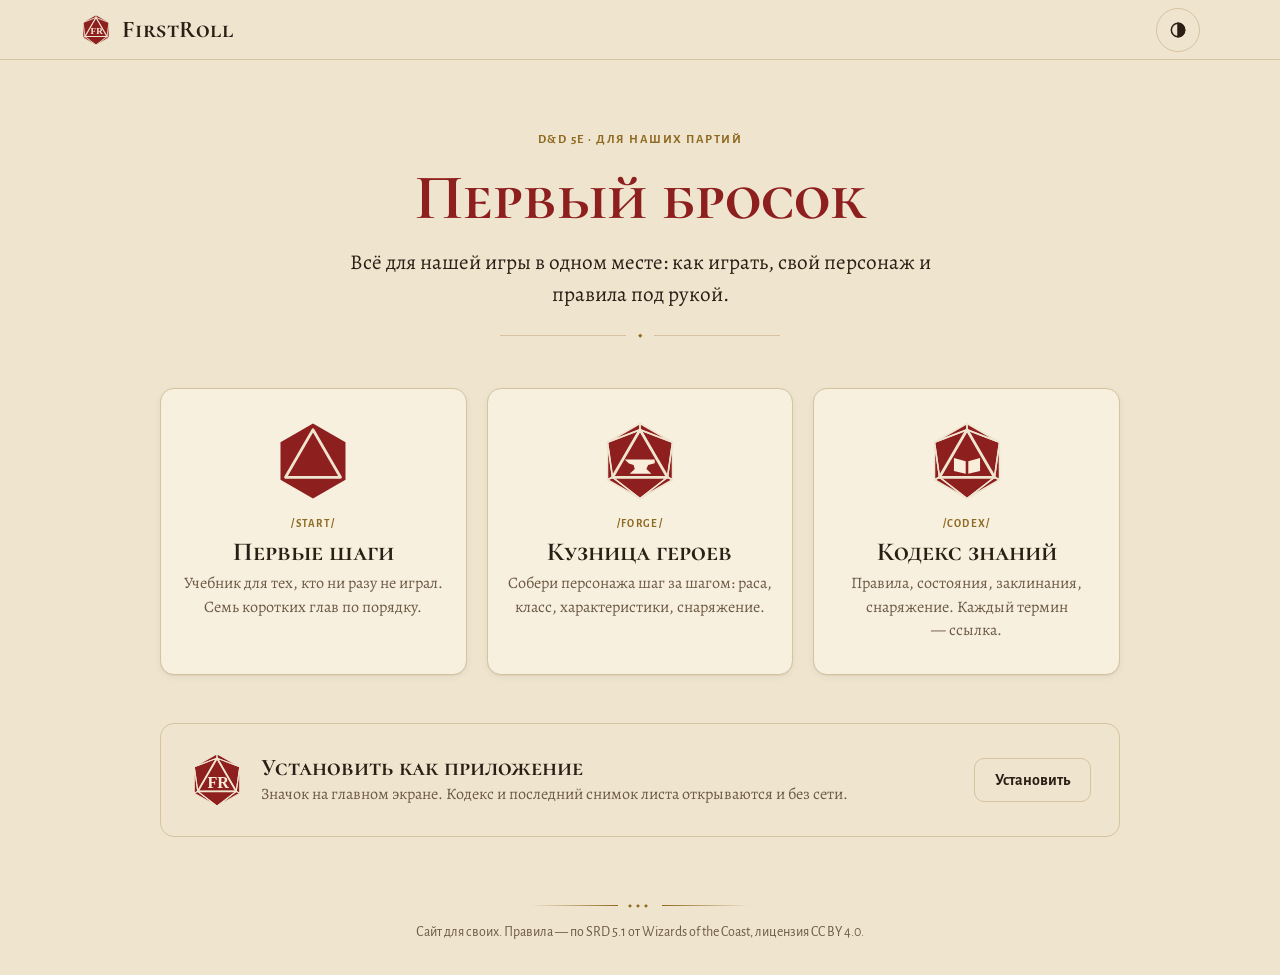
<file: index.html>
<!doctype html>
<html lang="ru">
<head>
<meta charset="utf-8">
<meta name="viewport" content="width=device-width, initial-scale=1, viewport-fit=cover">
<title>FirstRoll — Первый бросок</title>
<meta name="description" content="FirstRoll: всё для наших партий D&D 5e — первые шаги для новичков, конструктор персонажа, Кодекс знаний и живой лист за столом.">
<meta name="theme-color" content="#EFE5CF">
<link rel="icon" href="shared/brand/fr-mark-light.svg" type="image/svg+xml">
<link rel="manifest" href="manifest.webmanifest">
<link rel="apple-touch-icon" href="shared/brand/app-192.png">
<link rel="preconnect" href="https://fonts.googleapis.com">
<link rel="preconnect" href="https://fonts.gstatic.com" crossorigin>
<link rel="stylesheet" href="https://fonts.googleapis.com/css2?family=Cormorant+SC:wght@600;700&family=Alegreya:ital,wght@0,400;0,500;0,700;1,400&family=Alegreya+Sans:wght@400;500;700&display=swap">
<script>try{var t=localStorage.getItem('kh-theme');t=t&&JSON.parse(t);if(t==='dark'||t==='light')document.documentElement.setAttribute('data-theme',t)}catch(e){}</script>
<link rel="stylesheet" href="shared/tokens.css">
<link rel="stylesheet" href="shared/site.css">
<style>
/* Хаб сайта — макет Claude Design «Хаб», вариант b */
.hub{flex:1;width:100%;max-width:calc(var(--content) + 2 * var(--pad-x));margin:0 auto;padding:72px var(--pad-x) 0;display:flex;flex-direction:column;gap:48px}
.hero{display:flex;flex-direction:column;align-items:center;text-align:center;gap:16px}
.hero h1{font-size:64px}
.hero .lead{max-width:620px;font-size:21px}
.hero .orn{width:280px;margin-top:4px}
.tiles{display:grid;grid-template-columns:repeat(4,minmax(0,1fr));gap:20px}
.tile{display:flex;flex-direction:column;align-items:center;text-align:center;gap:16px;padding:32px 20px;background:var(--surface);border:1px solid var(--rule);border-radius:var(--r-lg);box-shadow:var(--shadow-card);min-width:0;color:var(--fg);transition:border-color var(--dur) var(--ease)}
.tile:hover{border-color:var(--gold);color:var(--fg)}
.tile>img,.tile>svg{width:80px;height:80px;flex:none;display:block}
.tile-t{flex:1;min-width:0;display:flex;flex-direction:column;align-items:center;gap:6px}
.tile-p{font:700 11px/1.3 var(--f-ui);letter-spacing:var(--tracking-caps);text-transform:uppercase;color:var(--gold)}
.tile-t b{font:700 26px/1.1 var(--f-display)}
.tile-t span{font-size:16px;line-height:1.45;color:var(--muted);text-wrap:pretty}
.st{display:flex;align-items:center;gap:8px;margin-top:6px;padding:6px 12px;border-radius:var(--r-pill);border:1px solid var(--rule);font:700 14px/1.2 var(--f-ui);color:var(--muted)}
.st i{width:8px;height:8px;border-radius:var(--r-pill);flex:none;border:1.5px solid var(--muted)}
.st.on{border-color:var(--accent);background:var(--danger-soft);color:var(--accent)}
.st.on i{background:var(--accent);border-color:var(--accent)}
.extra{display:grid;grid-template-columns:1fr;gap:20px;align-items:stretch}
.extra.has-char{grid-template-columns:minmax(0,3fr) minmax(0,2fr)}
.me{padding:28px;display:flex;flex-direction:column;gap:16px;min-width:0}
.me-h{display:flex;justify-content:space-between;align-items:baseline;gap:12px;flex-wrap:wrap}
.me-h span{font:400 14px/1.3 var(--f-ui);color:var(--muted)}
.me-n b{display:block;font:700 30px/1.1 var(--f-display)}
.me-n span{font:500 16px/1.4 var(--f-ui);color:var(--muted)}
.me-stats{display:grid;grid-template-columns:repeat(4,minmax(0,1fr));border-top:1px solid var(--rule);border-bottom:1px solid var(--rule)}
.me-stats div{padding:12px 8px;display:flex;flex-direction:column;align-items:center;gap:2px;text-align:center}
.me-stats b{font:700 28px/1.1 var(--f-ui);font-variant-numeric:tabular-nums}
.me-stats span{font:400 12.5px/1.25 var(--f-ui);color:var(--muted)}
.me-c{display:flex;flex-wrap:wrap;align-items:center;gap:8px;font:400 14px/1.3 var(--f-ui);color:var(--muted)}
.me-c b{display:flex;align-items:center;height:32px;padding:0 12px;border-radius:var(--r-pill);background:var(--danger-soft);color:var(--accent);font-weight:700}
.me-a{display:flex;gap:8px;flex-wrap:wrap;margin-top:auto}
.extra .install{padding:28px}
.extra.has-char .install{flex-direction:column;align-items:flex-start}
.extra .install img{width:56px;height:56px}
.extra .install b{font-size:24px}
.hub+.site-foot{padding-top:64px}
@media (max-width:1023px){.tiles{grid-template-columns:repeat(2,minmax(0,1fr))}}
.tiles.is-3{grid-template-columns:repeat(3,minmax(0,1fr))}
@media (max-width:899px){
  .hub{padding-top:40px;gap:32px}
  .hero h1{font-size:46px}.hero .lead{font-size:18px}.hero .orn{width:200px}
  .tiles,.tiles.is-3{grid-template-columns:1fr;gap:12px}
  .tile{padding:24px 20px;gap:12px}.tile>img,.tile>svg{width:56px;height:56px}
  .tiles.stol-first .tile.stol{order:-1}
  .extra.has-char{grid-template-columns:1fr}
  .me,.extra .install{padding:20px}
  .hub+.site-foot{padding-top:40px}
}
</style>
</head>
<body data-section="hub" data-root="./">
<header id="site-head"></header>
<main class="hub">
  <section class="hero">
    <p class="eyebrow">D&amp;D 5e · для наших партий</p>
    <h1 class="h-display">Первый бросок</h1>
    <p class="lead">Всё для нашей игры в одном месте: как играть, свой персонаж<span data-full>, правила под рукой и живой лист за столом</span><span data-public hidden> и правила под рукой</span>.</p>
    <div class="orn" aria-hidden="true"><span>◆</span></div>
  </section>

  <nav class="tiles" id="tiles" aria-label="Разделы">
    <a class="tile" data-part="start">
      <svg viewBox="0 0 64 64" aria-hidden="true"><polygon points="32,2 58,17 58,47 32,62 6,47 6,17" fill="var(--accent)"/><polygon points="32,7 10,45 54,45" fill="none" stroke="var(--bg)" stroke-width="2.2" stroke-linejoin="round"/></svg>
      <div class="tile-t"><div class="tile-p">/start/</div><b>Первые шаги</b><span>Учебник для тех, кто ни разу не играл. Семь коротких глав по порядку.</span></div>
    </a>
    <a class="tile" data-part="forge">
      <img data-brand="forge-mark" alt="">
      <div class="tile-t"><div class="tile-p">/forge/</div><b>Кузница героев</b><span>Собери персонажа шаг за шагом: раса, класс, характеристики, снаряжение.</span></div>
    </a>
    <a class="tile" data-part="codex">
      <img data-brand="codex-mark" alt="">
      <div class="tile-t"><div class="tile-p">/codex/</div><b>Кодекс знаний</b><span>Правила, состояния, заклинания, снаряжение. Каждый термин — ссылка.</span></div>
    </a>
    <a class="tile stol" data-part="stol">
      <svg viewBox="0 0 64 64" aria-hidden="true"><polygon points="32,2 58,17 58,47 32,62 6,47 6,17" fill="var(--accent)"/><polygon points="32,7 10,45 54,45" fill="none" stroke="var(--bg)" stroke-width="2.2" stroke-linejoin="round"/></svg>
      <div class="tile-t"><div class="tile-p">Стол мастера</div><b>К столу</b><span>Живой лист на телефоне во время игры: хиты, ячейки, состояния.</span>
        <div class="st" id="stol-st"><i></i><span>Проверяю Стол…</span></div></div>
    </a>
  </nav>

  <section class="extra" id="extra">
    <div class="card me" id="me" hidden></div>
    <div class="install">
      <img data-brand="fr-mark" alt="">
      <div><b>Установить как приложение</b><span>Значок на главном экране. Кодекс и последний снимок листа открываются и без сети.</span></div>
      <button class="btn" type="button" data-install>Установить</button>
    </div>
  </section>
</main>
<footer id="site-foot"></footer>
<script src="shared/icons.js"></script>
<script src="shared/site.js"></script>
<script>
(function () {
  const S = FR.site, esc = S.esc;
  S.init();
  // Публичная версия: без Стола и «Моего персонажа»
  if (S.public) {
    document.querySelectorAll('[data-full]').forEach((el) => el.remove());
    document.querySelectorAll('[data-public]').forEach((el) => { el.hidden = false; });
  }
  // «К столу» — только через сам Стол: у временного туннеля нет постоянного адреса
  if (S.public || !S.onStol) {
    document.querySelectorAll('.tile.stol').forEach((el) => el.remove());
    document.getElementById('tiles').classList.add('is-3');
  }
  document.querySelectorAll('[data-part]').forEach((a) => { a.href = S.href(a.dataset.part); });
  document.querySelectorAll('img[data-brand]').forEach((i) => { i.src = S.brandSrc(i.dataset.brand); });

  // Статус Стола; на телефоне открытый Стол — первой плиткой
  const st = document.getElementById('stol-st');
  document.addEventListener('fr-stol', (e) => {
    const s = e.detail || {}; if (!st.isConnected) return;
    st.classList.toggle('on', !!s.open);
    st.lastChild.textContent = s.open ? 'Стол открыт' + (s.campaign ? ' · ' + s.campaign : '') : 'Стол сейчас выключен';
    document.getElementById('tiles').classList.toggle('stol-first', !!s.open);
  });

  // «Мой персонаж» — снимок листа после сессии (появится вместе с /me/<ключ>; пока только если снимок есть в браузере)
  let me = null; try { me = JSON.parse(localStorage.getItem('fr-me') || 'null'); } catch (e) {}
  if (me && me.name && !S.public) {
    const box = document.getElementById('me');
    box.hidden = false; document.getElementById('extra').classList.add('has-char');
    box.innerHTML = `<div class="me-h"><p class="eyebrow">Мой персонаж</p>${me.date ? `<span>снимок после сессии ${esc(me.date)}</span>` : ''}</div>
      <div class="me-n"><b>${esc(me.name)}</b><span>${esc(me.sub || '')}</span></div>
      ${me.stats ? `<div class="me-stats">${me.stats.slice(0, 4).map((s) => `<div><b>${esc(s.v)}</b><span>${esc(s.k)}</span></div>`).join('')}</div>` : ''}
      ${me.conds && me.conds.length ? `<div class="me-c">${me.conds.map((c) => `<b>${esc(c)}</b>`).join('')}${me.condNote ? `<span>${esc(me.condNote)}</span>` : ''}</div>` : ''}
      <div class="me-a"><a class="btn btn-accent" href="${esc(me.href || '#')}">Открыть лист</a><button class="btn btn-ghost" type="button" id="forget">Забыть на этом телефоне</button></div>`;
    document.getElementById('forget').onclick = () => { try { localStorage.removeItem('fr-me'); } catch (e) {} location.reload(); };
  }
})();
</script>
</body>
</html>
</file>
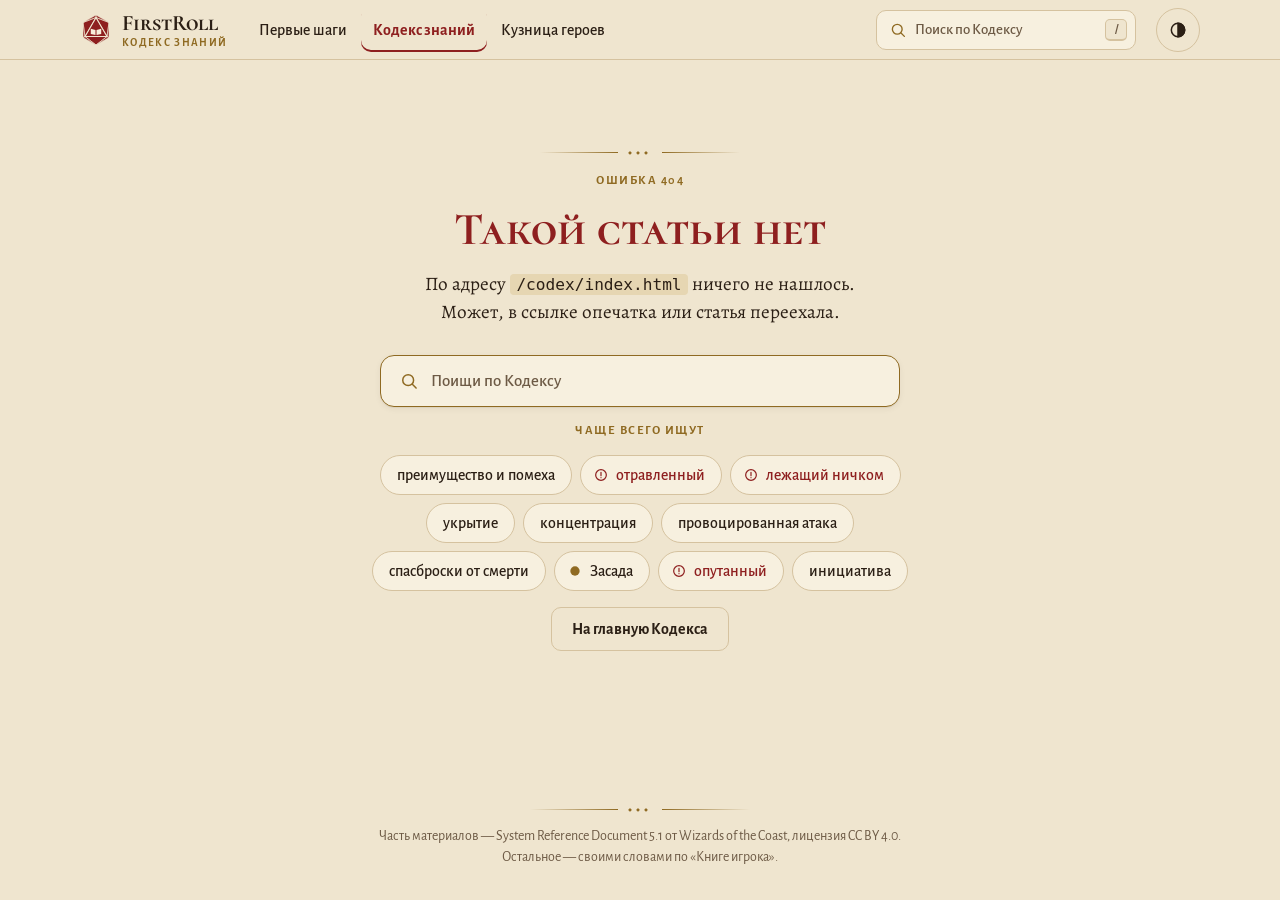
<file: codex/index.html>
<!doctype html>
<html lang="ru">
<head>
<meta charset="utf-8">
<meta name="viewport" content="width=device-width, initial-scale=1, viewport-fit=cover">
<script>
/* Красивые адреса (/codex/cond/poisoned): все относительные пути страницы считаются от папки /codex/. С диска — не нужно.
   Service worker и Стол вписывают <base> сами (так браузер сразу грузит стили по верному адресу); здесь — запасной путь. */
(function(){var p=location.pathname,i=p.indexOf('/codex/');if(location.protocol!=='file:'&&i>=0&&!document.querySelector('base'))document.write('<base href="'+p.slice(0,i+7)+'">');})();
try{var t=localStorage.getItem('kh-theme');t=t&&JSON.parse(t);if(t==='dark'||t==='light')document.documentElement.setAttribute('data-theme',t)}catch(e){}
</script>
<title>Кодекс знаний · FirstRoll</title>
<meta name="description" content="Кодекс знаний FirstRoll: правила D&D 5e своими словами — состояния, бой, магия, снаряжение. Каждый термин раскрывается подсказкой.">
<meta name="theme-color" content="#EFE5CF">
<link rel="icon" href="../shared/brand/codex-mark-light.svg" type="image/svg+xml">
<link rel="manifest" href="../manifest.webmanifest">
<link rel="preconnect" href="https://fonts.googleapis.com">
<link rel="preconnect" href="https://fonts.gstatic.com" crossorigin>
<link rel="stylesheet" href="https://fonts.googleapis.com/css2?family=Cormorant+SC:wght@600;700&family=Alegreya:ital,wght@0,400;0,500;0,700;1,400&family=Alegreya+Sans:wght@400;500;700&display=swap">
<link rel="stylesheet" href="../shared/tokens.css">
<link rel="stylesheet" href="../shared/site.css">
<link rel="stylesheet" href="../shared/tips.css">
<link rel="stylesheet" href="codex.css">
</head>
<body data-section="codex" data-root="../">
<header id="site-head"></header>
<main id="app" aria-live="polite"></main>
<footer id="site-foot"></footer>
<script src="../shared/icons.js"></script>
<script src="load.js"></script>
<script src="../shared/codex.js"></script>
<script src="../shared/tips.js"></script>
<script src="../shared/site.js"></script>
<script src="sections.js"></script>
<script src="app.js"></script>
</body>
</html>
</file>
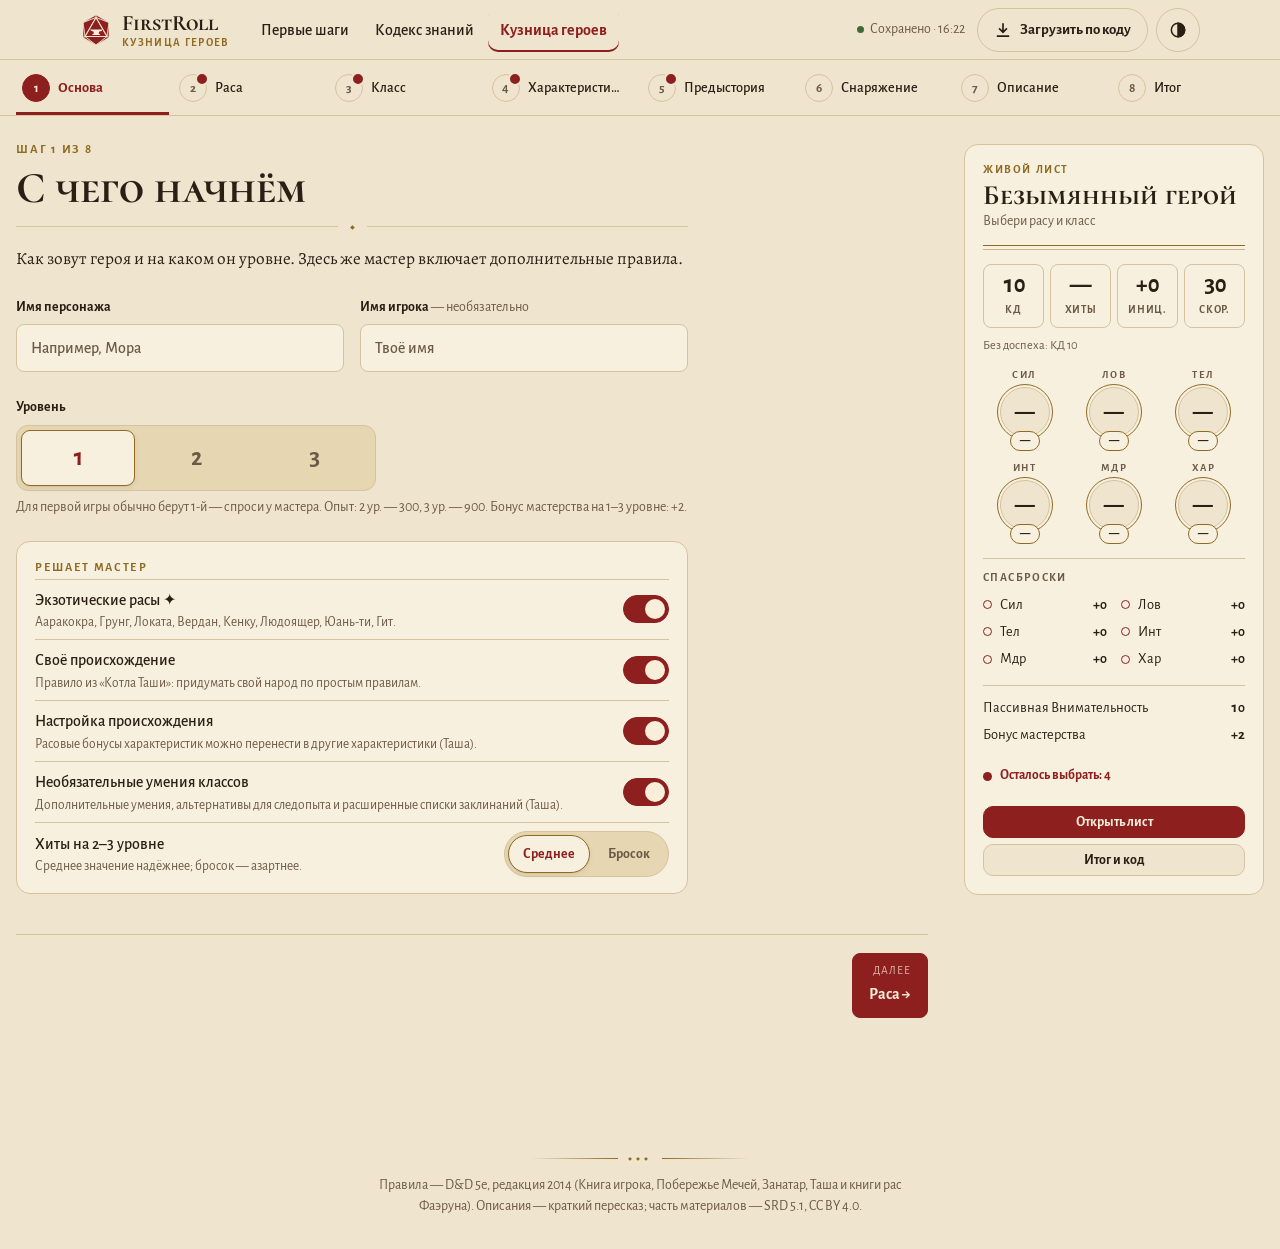
<file: forge/index.html>
<!doctype html>
<html lang="ru">
<head>
<meta charset="utf-8">
<meta name="viewport" content="width=device-width, initial-scale=1, viewport-fit=cover">
<title>Кузница героев · FirstRoll</title>
<meta name="description" content="Конструктор листа персонажа D&D 5e (редакция 2014) для кампании в Фаэруне: расы, классы, предыстории, заклинания, PDF и код персонажа.">
<meta name="theme-color" content="#EFE5CF">
<link rel="icon" href="../shared/brand/forge-mark-light.svg" type="image/svg+xml">
<link rel="manifest" href="../manifest.webmanifest">
<link rel="preconnect" href="https://fonts.googleapis.com">
<link rel="preconnect" href="https://fonts.gstatic.com" crossorigin>
<link rel="stylesheet" href="https://fonts.googleapis.com/css2?family=Cormorant+SC:wght@600;700&family=Alegreya:ital,wght@0,400;0,500;0,700;1,400&family=Alegreya+Sans:wght@400;500;600;700;800&display=swap">
<script>try{var t=localStorage.getItem('kh-theme');t=t&&JSON.parse(t);if(t==='dark'||t==='light')document.documentElement.setAttribute('data-theme',t)}catch(e){}</script>
<link rel="stylesheet" href="../shared/tokens.css">
<link rel="stylesheet" href="../shared/site.css">
<link rel="stylesheet" href="../shared/tips.css">
<link rel="stylesheet" href="../shared/sheet.css">
<link rel="stylesheet" href="assets/css/app.css">
</head>
<body class="has-live" data-section="forge" data-page="builder" data-root="../">
<div class="app-top">
<header id="site-head"></header>
<nav class="stepper" id="stepper" aria-label="Шаги"></nav>
</div>

<div class="layout">
  <main>
    <section id="step" aria-live="polite"></section>
  </main>
  <aside class="live-sheet" id="live" aria-label="Живой лист"></aside>
</div>
<div class="live-scrim" id="live-scrim"></div>
<footer id="site-foot"></footer>

<script src="data/config.js"></script>
<script src="data/common.js"></script>
<script src="data/equipment.js"></script>
<script src="data/spells.js"></script>
<script src="data/races.js"></script>
<script src="data/options.js"></script>
<script src="data/feats.js"></script>
<script src="data/backgrounds.js"></script>
<script src="data/classes.js"></script>
<script src="assets/js/core.js"></script>
<script src="assets/js/rules.js"></script>
<script src="../shared/icons.js"></script>
<script src="../codex/load.js"></script>
<script src="../shared/codex.js"></script>
<script src="../shared/tips.js"></script>
<script src="../shared/site.js"></script>
<script src="assets/js/tips.js"></script>
<script src="assets/js/export-md.js"></script>
<script src="assets/js/builder.js"></script>
<script src="assets/js/forge-site.js"></script>
<script src="../shared/forge-bridge.js"></script>
</body>
</html>
</file>
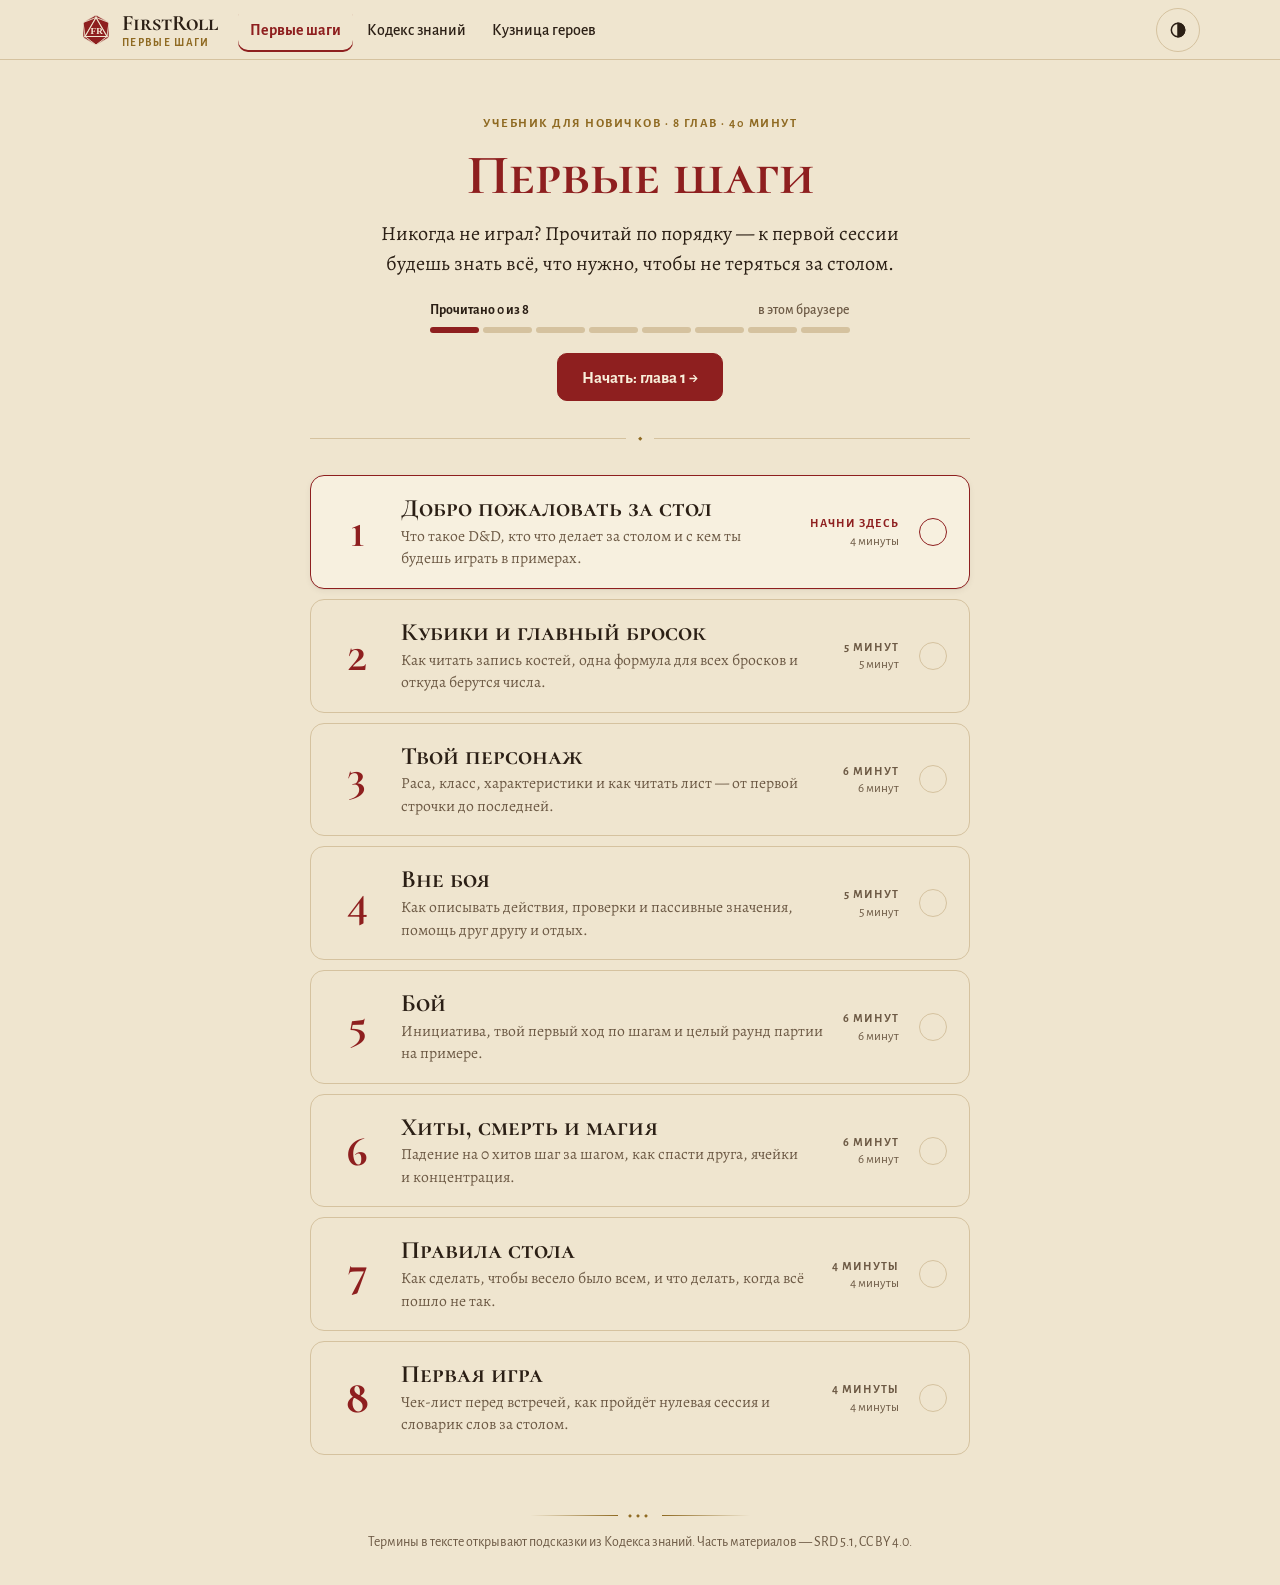
<file: start/index.html>
<!doctype html>
<html lang="ru">
<head>
<meta charset="utf-8">
<meta name="viewport" content="width=device-width, initial-scale=1, viewport-fit=cover">
<title>Первые шаги · FirstRoll</title>
<meta name="description" content="Учебник D&D 5e для тех, кто ни разу не играл: семь коротких глав по порядку.">
<meta name="theme-color" content="#EFE5CF">
<link rel="icon" href="../shared/brand/fr-mark-light.svg" type="image/svg+xml">
<link rel="manifest" href="../manifest.webmanifest">
<link rel="preconnect" href="https://fonts.googleapis.com">
<link rel="preconnect" href="https://fonts.gstatic.com" crossorigin>
<link rel="stylesheet" href="https://fonts.googleapis.com/css2?family=Cormorant+SC:wght@600;700&family=Alegreya:ital,wght@0,400;0,500;0,700;1,400&family=Alegreya+Sans:wght@400;500;700&display=swap">
<script>try{var t=localStorage.getItem('kh-theme');t=t&&JSON.parse(t);if(t==='dark'||t==='light')document.documentElement.setAttribute('data-theme',t)}catch(e){}</script>
<link rel="stylesheet" href="../shared/tokens.css">
<link rel="stylesheet" href="../shared/site.css">
<link rel="stylesheet" href="../shared/tips.css">
<link rel="stylesheet" href="../codex/codex.css">
<link rel="stylesheet" href="start.css">
</head>
<body data-section="start" data-root="../">
<header id="site-head"></header>
<main id="app"></main>
<footer id="site-foot"></footer>
<script src="../shared/icons.js"></script>
<script src="../codex/load.js"></script>
<script src="../shared/codex.js"></script>
<script src="../shared/tips.js"></script>
<script src="../shared/site.js"></script>
<script src="start.js"></script>
</body>
</html>
</file>
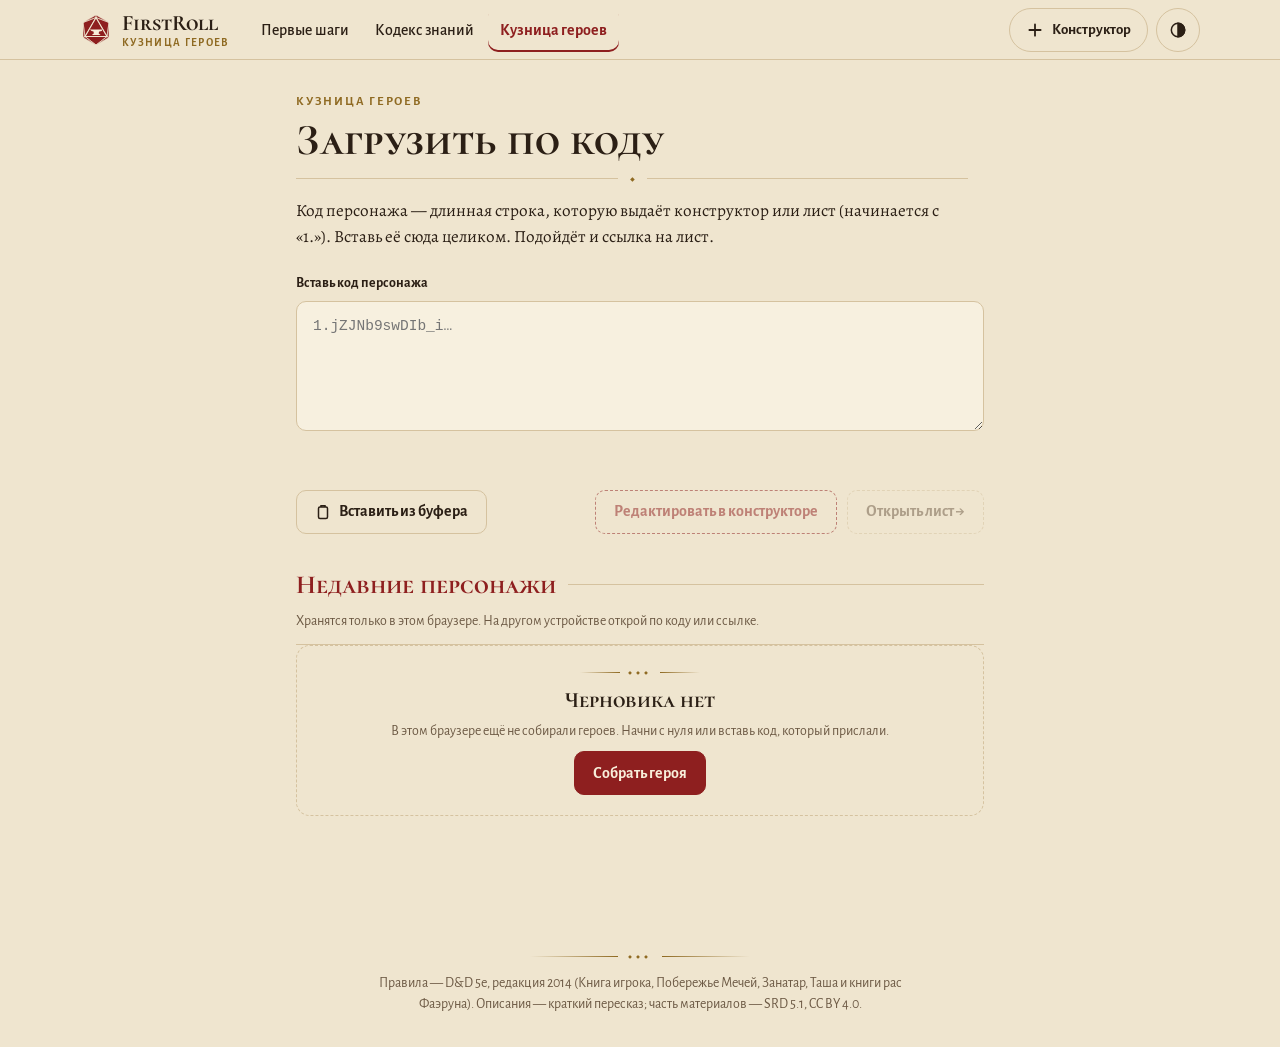
<file: forge/load.html>
<!doctype html>
<html lang="ru">
<head>
<meta charset="utf-8">
<meta name="viewport" content="width=device-width, initial-scale=1, viewport-fit=cover">
<title>Загрузить по коду · Кузница героев</title>
<meta name="description" content="Вставь код персонажа, чтобы открыть его лист или продолжить редактирование.">
<meta name="theme-color" content="#EFE5CF">
<link rel="icon" href="../shared/brand/forge-mark-light.svg" type="image/svg+xml">
<link rel="manifest" href="../manifest.webmanifest">
<link rel="preconnect" href="https://fonts.googleapis.com">
<link rel="preconnect" href="https://fonts.gstatic.com" crossorigin>
<link rel="stylesheet" href="https://fonts.googleapis.com/css2?family=Cormorant+SC:wght@600;700&family=Alegreya:ital,wght@0,400;0,500;0,700;1,400&family=Alegreya+Sans:wght@400;500;600;700;800&display=swap">
<script>try{var t=localStorage.getItem('kh-theme');t=t&&JSON.parse(t);if(t==='dark'||t==='light')document.documentElement.setAttribute('data-theme',t)}catch(e){}</script>
<link rel="stylesheet" href="../shared/tokens.css">
<link rel="stylesheet" href="../shared/site.css">
<link rel="stylesheet" href="../shared/tips.css">
<link rel="stylesheet" href="../shared/sheet.css">
<link rel="stylesheet" href="assets/css/app.css">
<style>
  .load{max-width:720px;margin:0 auto;padding:36px 16px 80px;display:flex;flex-direction:column;gap:36px}
  .load textarea{min-height:130px;padding:14px 16px;border-radius:10px;font:14.5px/1.5 var(--f-mono);word-break:break-all;margin-top:6px}
  .status{min-height:24px;margin-top:10px;font-family:var(--f-ui)}
  .msg{display:flex;gap:12px;align-items:flex-start;padding:12px 14px;border-radius:10px;font:15px/1.45 var(--f-ui)}
  .msg.err{background:var(--danger-soft);border:1px solid var(--danger)}
  .msg.err::before,.msg.warn::before{content:"!";flex:none;width:22px;height:22px;border-radius:50%;background:var(--danger);color:var(--bg);display:grid;place-items:center;font-weight:700;font-size:13px}
  .msg.warn{background:var(--warn-soft);border:1px solid var(--warn)}
  .msg.warn::before{background:var(--warn)}
  .msg.ok{align-items:center;gap:14px;background:var(--ok-soft);border:1px solid var(--ok)}
  .msg.ok.stol{background:var(--surface);border-color:var(--gold)}
  .msg.ok .k{display:flex;align-items:center;gap:8px;font-size:12px;font-weight:700;letter-spacing:.1em;text-transform:uppercase;color:var(--ok)}
  .msg.ok.stol .k{color:var(--gold-text)}
  .msg.ok b{display:block;font-family:var(--f-display);font-size:22px;line-height:1.05}
  .msg.ok small{font-size:14.5px;color:var(--muted)}
  .status .fb-lock{margin-top:10px}
  .recent .tag{margin-left:8px;font:700 11px/1 var(--f-ui);letter-spacing:.1em;text-transform:uppercase;color:var(--gold-text);vertical-align:2px}
  .recent .tag.stol{color:var(--accent-text)}
  .load .acts{display:flex;flex-wrap:wrap;gap:10px;margin-top:16px}
  .load .acts .sp{flex:1}
  .recent{list-style:none;padding:0;margin:0;display:flex;flex-direction:column;border-top:1px solid var(--rule);font-family:var(--f-ui)}
  .recent li{display:flex;align-items:center;gap:14px;padding:12px 0;border-bottom:1px solid var(--rule)}
  .recent a.who{flex:1;min-width:0;display:flex;flex-direction:column;gap:2px;text-decoration:none;color:var(--fg)}
  .recent a.who b{font-family:var(--f-display);font-size:21px;line-height:1.05}
  .recent a.who span{font-size:14.5px;color:var(--muted);line-height:1.35}
  .recent a.who:hover b{color:var(--accent)}
  .recent .dt{flex:none;font-size:13.5px;color:var(--muted);white-space:nowrap}
  .recent .ed{flex:none}
  .recent .rm{flex:none;width:40px;height:40px;border:0;border-radius:50%;background:none;color:var(--muted);font:400 20px/1 var(--f-ui);cursor:pointer}
  .recent .rm:hover{color:var(--accent)}
  @media (max-width:520px){.recent .dt,.recent .ed{display:none}}
</style>
</head>
<body data-section="forge" data-page="load" data-root="../">
<div class="app-top"><header id="site-head"></header></div>
<main class="load">
  <section>
    <p class="eyebrow">Кузница героев</p>
    <h1>Загрузить по коду</h1>
    <div class="orn" aria-hidden="true"><span>◆</span></div>
    <p class="lead" style="margin-bottom:22px">Код персонажа — длинная строка, которую выдаёт конструктор или лист (начинается с «1.»). Вставь её сюда целиком. Подойдёт и ссылка на лист.</p>
    <label class="field" for="code"><span>Вставь код персонажа</span></label>
    <textarea class="input" id="code" spellcheck="false" autocomplete="off" aria-describedby="status" placeholder="1.jZJNb9swDIb_i…"></textarea>
    <div class="status" id="status" aria-live="polite"></div>
    <div class="acts">
      <button class="btn" id="paste" type="button"><svg width="16" height="16" viewBox="0 0 16 16" fill="none" stroke="currentColor" stroke-width="1.5" aria-hidden="true"><rect x="3.5" y="3" width="9" height="11.5" rx="1.5"/><path d="M6 3V1.8h4V3"/></svg>Вставить из буфера</button>
      <span class="sp"></span>
      <button class="btn outline" id="edit" type="button">Редактировать в конструкторе</button>
      <button class="btn primary" id="open" type="button">Открыть лист →</button>
    </div>
  </section>
  <section class="stack-sm">
    <div class="sec-head"><h2 style="font-size:26px">Недавние персонажи</h2></div>
    <p class="note">Хранятся только в этом браузере. На другом устройстве открой по коду или ссылке.</p>
    <ul class="recent" id="recent"></ul>
  </section>
</main>
<footer id="site-foot"></footer>

<script src="data/config.js"></script>
<script src="data/common.js"></script>
<script src="data/equipment.js"></script>
<script src="data/spells.js"></script>
<script src="data/races.js"></script>
<script src="data/options.js"></script>
<script src="data/feats.js"></script>
<script src="data/backgrounds.js"></script>
<script src="data/classes.js"></script>
<script src="assets/js/core.js"></script>
<script src="../shared/icons.js"></script>
<script src="../shared/site.js"></script>
<script src="assets/js/forge-site.js"></script>
<script>
(function(){
  const U = DND.util, I = DND.idx, esc = U.esc, $ = (id) => document.getElementById(id);
  const clean = (s) => String(s || '').trim().replace(/^.*[#&?]c=/, '').replace(/&.*$/, '').replace(/\s+/g, '');
  let valid = null; const fromStol = /(?:&|#)stol=1/.test(location.hash);
  const setBtns = () => { ['open', 'edit'].forEach((id) => { $(id).disabled = !valid; }); };
  const initial = (n) => esc(((n || '?').trim().charAt(0) || '?').toUpperCase());
  function describe(c) {
    const r = I.races[c.race], s = r && (r.subraces || []).find((x) => x.id === c.subrace), cl = I.classes[c.cls], sb = I.subclasses[c.subclass];
    return [s ? s.name : r && r.name, cl && (cl.name + ' ' + c.level), sb && sb.name].filter(Boolean).join(' · ') || 'Раса и класс не выбраны';
  }
  async function check(quiet) {
    const code = clean($('code').value);
    $('code').removeAttribute('aria-invalid'); $('code').classList.remove('is-error');
    if (!code) { valid = null; $('status').innerHTML = quiet ? '' : '<div class="msg err" role="alert"><span>Вставь код.</span></div>'; setBtns(); return null; }
    try {
      const c = await DND.codec.decode(code); valid = code;
      const stol = fromStol || U.ls.get('kh-recent', []).some((x) => x.stol && x.code === code);
      $('status').innerHTML = `<div class="msg ok${stol ? ' stol' : ''}"><div class="portrait xs" aria-hidden="true"><div>${initial(c.name)}</div></div><div style="min-width:0"><span class="k">✓ ${stol ? 'Код героя со Стола <span class="badge-source">за столом</span>' : 'Код читается'}</span><b>${esc(c.name || 'Без имени')}</b><small>${esc(describe(c))}</small></div></div>` +
        (stol ? `<div class="fb-lock" role="note"><span class="lk">${window.FR && FR.icons ? FR.icons.svg('lock') : ''}</span><span><b>Это код героя со Стола.</b><span>Его хиты, предметы и опыт меняются за столом через мастера. Здесь откроется копия — правки не попадут в игру. Новый уровень и описание меняй через Стол: кнопка «Повысить уровень» на живом листе.</span></span></div>` : '');
      setBtns(); return { code, c, stol };
    } catch (e) {
      valid = null; $('code').setAttribute('aria-invalid', 'true'); $('code').classList.add('is-error');
      $('status').innerHTML = /другой версии/.test(e.message)
        ? '<div class="msg warn" role="alert"><span><b>Код из другой версии Кузницы.</b> Этот код сделан конструктором другой версии и здесь не читается. Попроси владельца открыть героя в Кузнице заново и прислать свежий код.</span></div>'
        : `<div class="msg err" role="alert"><span><b>Код обрывается или повреждён.</b> Скорее всего, скопировалась не вся строка. Скопируй его заново целиком — без пробелов и переносов в середине — или попроси прислать ссылку на лист. <small class="muted">(${esc(e.message)})</small></span></div>`;
      setBtns(); return null;
    }
  }
  let t; $('code').addEventListener('input', () => { clearTimeout(t); t = setTimeout(() => check(true), 250); });
  $('open').onclick = async () => { const r = await check(); if (r) { DND.state.remember(r.c, r.code, r.stol); location.href = 'sheet.html#c=' + r.code + (r.stol ? '&stol=1' : ''); } };
  $('edit').onclick = async () => { const r = await check(); if (r) { DND.state.remember(r.c, r.code, r.stol); location.href = 'index.html#edit=' + r.code; } };
  $('paste').onclick = async () => { try { $('code').value = await navigator.clipboard.readText(); check(); } catch (e) { $('status').innerHTML = '<div class="msg err" role="alert"><span>Браузер не дал доступ к буферу — вставь вручную (долгое нажатие → Вставить).</span></div>'; } };
  function renderRecent() {
    const list = U.ls.get('kh-recent', []), d = DND.state.loadDraft();
    const draft = d && (d.name || d.race || d.cls) ? `<li><div class="portrait xs" aria-hidden="true"><div>${initial(d.name)}</div></div><a class="who" href="index.html"><b>${esc(d.name || 'Без имени')}<span class="tag">черновик</span></b><span>${esc(describe(d))}</span></a><span class="dt">в конструкторе</span><a class="btn sm ed" href="index.html">Продолжить</a><span class="rm" aria-hidden="true"></span></li>` : '';
    $('recent').innerHTML = list.length || draft ? draft + list.map((x, i) => `<li><div class="portrait xs" aria-hidden="true"><div>${initial(x.name)}</div></div><a class="who" href="sheet.html#c=${x.code}${x.stol ? '&stol=1' : ''}"><b>${esc(x.name)}${x.stol ? '<span class="tag stol">● за столом</span>' : ''}</b><span>${esc(x.desc || 'Раса и класс не выбраны')}</span></a><span class="dt">${new Date(x.t).toLocaleDateString('ru-RU')}</span><a class="btn sm ed" href="index.html#edit=${x.code}">Править</a><button type="button" class="rm" data-i="${i}" aria-label="Убрать ${esc(x.name)} из списка">×</button></li>`).join('')
      : '<li style="display:block;border:0;padding:0"><div class="fr-empty"><b>Черновика нет</b><span>В этом браузере ещё не собирали героев. Начни с нуля или вставь код, который прислали.</span><a class="btn primary" href="index.html">Собрать героя</a></div></li>';
  }
  $('recent').addEventListener('click', (e) => { const b = e.target.closest('.rm'); if (!b) return; const list = U.ls.get('kh-recent', []); list.splice(+b.dataset.i, 1); U.ls.set('kh-recent', list); renderRecent(); });
  renderRecent();
  if (/[#&]c=/.test(location.hash)) { $('code').value = location.hash; check(); } else setBtns();
})();
</script>
</body>
</html>
</file>
<file: shared/tokens.css>
/* FirstRoll — дизайн-токены v2 (копия docs/design/FirstRoll общий макет/tokens.css — источник правды; менять там и здесь вместе).
   Подключают все части: хаб, Кодекс, Первые шаги, Кузница, Стол, «Мой персонаж».
   Тема по умолчанию — светлая; тёмная — только по кнопке темы (data-theme="dark", ключ kh-theme). Системная настройка не учитывается.
   .fr-dark — тёмные токены для слоя, который всегда тёмный (экран «Подключение» Стола). */
:root{
  /* цвет — v1 */
  --bg:#EFE5CF; --surface:#F7F0DF; --fg:#2B1F15; --muted:#6D5A45; --rule:#D5C29F;
  --accent:#8E1F1F; --gold:#8F6A22; --soft:#E6D6B2; --on-accent:#F8EEDA;
  --ok:#3E6A36; --ok-soft:#DCE3C4; --danger:#8E1F1F; --danger-soft:#EED3C4;
  --scrim:rgba(43,31,21,.42); --sheet-paper:#F7F0DF;
  /* цвет — v2: текстовые варианты для мелкого кегля (AA 4.5:1 на --bg, --surface, --soft) */
  --gold-text:#73551A;      /* метки разделов, бейджи источника, «◆ Новое» — мелкий золотой текст */
  --accent-text:#8E1F1F;    /* киноварь мелким текстом на --soft / --danger-soft */
  /* цвет — v2: смысловые */
  --warn:#7E520E; --warn-soft:#F0DDB4;              /* предупреждение: «не всё выбрано», «⚠ отравлена» */
  --magic:var(--gold); --magic-soft:#EADBB4;        /* магическое, «новое на этом уровне» */
  --dm:var(--accent); --dm-soft:var(--danger-soft); /* видно только мастеру (+ значок замка, всегда) */
  --turn:var(--accent); --on-turn:var(--on-accent); /* «Твой ход»: заливка */
  --next:var(--gold);                               /* «Следующий — ты»: золотая рамка 2 px */
  --down-opacity:.5;                                /* повержен: бледно + зачёркнуто */
  --lock:var(--muted);                              /* заблокировано 🔒: пунктир --lock */
  --new:var(--gold); --new-soft:var(--magic-soft);  /* «◆ Новое» */
  --claude:#3D5675; --claude-soft:#DDE1DC;          /* черновик Claude ✦ */
  --suspect:var(--accent); --suspect-soft:var(--danger-soft); /* подозрительное изменение игрока */
  --hp-high:var(--ok); --hp-mid:var(--warn); --hp-low:var(--danger); /* полоса хитов: >50 % · 25–50 % · <25 % */
  --qr-paper:#FFFFFF; --qr-ink:#000000;
  /* шрифты */
  --f-display:"Cormorant SC","Palatino Linotype","Book Antiqua",Georgia,serif;
  --f-body:"Alegreya",Georgia,"Times New Roman",serif;
  --f-ui:"Alegreya Sans","Segoe UI",system-ui,sans-serif;
  --f-mono:ui-monospace,"SF Mono",Menlo,Consolas,monospace;
  /* кегли */
  --fs-2xs:11px; --fs-xs:12.5px; --fs-sm:14px; --fs-ui:16px; --fs-body:18px;
  --fs-h4:20px; --fs-h3:24px; --fs-h2:30px; --fs-h1:46px;
  --fs-num:28px; --fs-num-lg:40px; --fs-num-xl:56px;
  --fs-tip:15.5px;          /* v2: текст подсказки */
  --fs-display-xl:64px;     /* v2: H1 хаба на десктопе */
  --fs-screen:160px;        /* v2: код стола на экране подключения (1920) */
  --lh-tight:1.1; --lh-ui:1.35; --lh-body:1.6;
  --tracking-caps:.12em;
  /* отступы (шаг 4) */
  --s-1:4px; --s-2:8px; --s-3:12px; --s-4:16px; --s-5:20px; --s-6:24px; --s-7:32px; --s-8:48px; --s-9:64px;
  /* радиусы */
  --r-xs:4px; --r-sm:6px; --r-md:10px; --r-lg:14px; --r-sheet:18px; --r-pill:999px;
  /* линии и тени */
  --line:1px solid var(--rule); --line-gold:1px solid var(--gold);
  --line-lock:1px dashed var(--lock);  /* v2 */
  --shadow-card:0 1px 0 rgba(43,31,21,.05),0 2px 6px rgba(43,31,21,.06);
  --shadow-pop:0 2px 4px rgba(43,31,21,.08),0 14px 36px rgba(43,31,21,.18);
  --focus-ring:0 0 0 2px var(--bg),0 0 0 4px var(--gold);
  --gold-bar:linear-gradient(90deg,transparent,var(--gold) 18%,var(--gold) 82%,transparent); /* v2: полоска 3 px над подсказкой */
  /* движение */
  --dur-fast:120ms; --dur:200ms; --dur-slow:320ms; --ease:cubic-bezier(.2,.7,.2,1);
  --tooltip-delay:300ms; --longpress:450ms;
  --toast-life:4s; --confirm-window:4s; /* v2 */
  /* размеры */
  --hit:44px; --header-h:60px; --tooltip-w:344px; --page-max:1280px; --live-sheet-w:320px;
  --btn-h:44px; --btn-h-lg:48px; --chip-h:40px; --chip-h-sm:26px; /* v2 */
  --article-max:42rem;      /* v2: 66–72 знака в строке статьи */
  --frb-h:44px;             /* v2: полоса Стола над шапкой */
  --rollbar-h:112px;        /* v2: строка бросков Ширмы с результатом */
  --dm-side-w:360px;        /* v2: правая колонка Ширмы (предложения · изменения · журнал) */
  /* брейкпоинты (для справки; в @media пишутся числами): 360 · 390 · 768 · 1024 · 1280 · 1440 · 1920 */
  color-scheme:light;
}
:root[data-theme="dark"],.fr-dark{
  --bg:#15100C; --surface:#201812; --fg:#ECE0C6; --muted:#A8957A; --rule:#3B2E22;
  --accent:#D0614F; --gold:#D8AD57; --soft:#2C2118; --on-accent:#1A120C;
  --ok:#93BD7F; --ok-soft:#1F2A19; --danger:#D0614F; --danger-soft:#3A1C16;
  --scrim:rgba(0,0,0,.6); --sheet-paper:#201812;
  --gold-text:#D8AD57; --accent-text:#E27B69;
  --warn:#E2A955; --warn-soft:#33250F; --magic-soft:#2E2412;
  --claude:#93AFCF; --claude-soft:#1B222B;
  --shadow-card:0 1px 0 rgba(0,0,0,.3); --shadow-pop:0 2px 4px rgba(0,0,0,.4),0 16px 40px rgba(0,0,0,.55);
  color-scheme:dark}
@media print{:root,:root[data-theme="dark"]{
  --bg:#fff; --surface:#fff; --fg:#000; --muted:#444; --rule:#9a9a9a;
  --accent:#000; --gold:#555; --soft:#f1f1f1; --on-accent:#fff;
  --ok:#000; --danger:#000; --shadow-card:none; --shadow-pop:none;
  --gold-text:#333; --accent-text:#000; --warn:#000; --warn-soft:#f1f1f1; --magic-soft:#f1f1f1;
  --claude:#000; --claude-soft:#f1f1f1; --danger-soft:#f1f1f1; --ok-soft:#f1f1f1;
  color-scheme:light}}

*{box-sizing:border-box}
html{-webkit-text-size-adjust:100%}
body{margin:0;background:var(--bg);color:var(--fg);font-family:var(--f-body);font-size:var(--fs-body);line-height:var(--lh-body);transition:background var(--dur) var(--ease),color var(--dur) var(--ease)}
a{color:var(--accent)} a:hover{color:var(--gold)}
button{font:inherit;color:inherit}
:focus-visible{outline:2px solid var(--gold);outline-offset:2px}

@media print{
  @page{size:A4 portrait;margin:0}
  html,body{background:#fff!important}
  .no-print,.sheet-mobile,.app-header,.toast,.modal,.frb,.fb-float,.cx-header,.rollbar{display:none!important}
  .a4-wrap{display:block!important;zoom:1!important;padding:0!important;gap:0!important}
  .sheet-page{display:flex!important;box-shadow:none!important;border:0!important;border-radius:0!important;margin:0!important;break-after:page;page-break-after:always}
  .sheet-page:last-child{break-after:auto;page-break-after:auto}
  .ref{text-decoration:none!important;color:inherit!important}
  *{-webkit-print-color-adjust:exact;print-color-adjust:exact}
}
@keyframes kh-sheet-up{from{transform:translateY(100%)}to{transform:none}}
@keyframes kh-fade{from{opacity:0}to{opacity:1}}
@keyframes kh-pop{from{opacity:0;transform:translateY(4px)}to{opacity:1;transform:none}}
@keyframes kh-gold-flash{0%{background:transparent}20%{background:color-mix(in oklab,var(--gold) 28%,transparent)}100%{background:transparent}}
@keyframes kh-dice{0%{transform:rotate(0) scale(1)}40%{transform:rotate(200deg) scale(1.12)}100%{transform:rotate(360deg) scale(1)}}
/* v2 */
@keyframes fr-turn-in{0%{opacity:0;transform:scale(.96)}60%{opacity:1;transform:scale(1.015)}100%{transform:none}}
@keyframes fr-toast-in{from{opacity:0;transform:translateY(12px)}to{opacity:1;transform:none}}
@keyframes fr-ring{0%{box-shadow:0 0 0 0 color-mix(in oklab,var(--gold) 60%,transparent)}100%{box-shadow:0 0 0 8px transparent}}
@media (prefers-reduced-motion:reduce){*{animation-duration:1ms!important;transition-duration:1ms!important}}
</file>
<file: shared/site.css>
/* FirstRoll · общая оболочка сайта по макету Claude Design («Общий макет v1»): шапка, навигация, подвал,
   орнаменты, плитки, чипы, кнопки, слой поиска, офлайн-полоса, окно «Установить». Подключать после tokens.css.
   Ширины: телефон 390 (поля 20), ноутбук 1280 (поля 80), контент до 1120. */
:root{--pad-x:80px;--content:960px}
@media (max-width:899px){:root{--pad-x:20px}}
html{scroll-padding-top:16px}
body{font-family:var(--f-body);font-size:18px;line-height:1.6;min-height:100vh;display:flex;flex-direction:column}
a{color:inherit;text-decoration:none} a:hover{color:inherit}
input::placeholder{color:var(--muted);opacity:1}
[hidden]{display:none!important}
.fr-sr{position:absolute!important;width:1px;height:1px;overflow:hidden;clip:rect(0 0 0 0);white-space:nowrap}

/* ── шапка ── */
.site-head{height:var(--header-h);flex:none;display:flex;align-items:center;gap:20px;padding:0 var(--pad-x);border-bottom:1px solid var(--rule);background:var(--bg);position:relative;z-index:20}
.brand{display:flex;align-items:center;gap:10px;flex:none;color:var(--fg)}
.brand img{width:32px;height:32px;display:block}
.brand-t{display:flex;flex-direction:column;line-height:1}
.brand-t b{font:700 22px/1 var(--f-display)}
.brand-t small{font:700 11px/1 var(--f-ui);letter-spacing:var(--tracking-caps);text-transform:uppercase;color:var(--gold);margin-top:3px}
.brand.is-solo b{font-size:24px;letter-spacing:.02em}
.site-nav{display:flex;gap:2px;font:500 16px/1 var(--f-ui)}
.site-nav a{display:flex;align-items:center;gap:8px;height:44px;padding:0 12px;border-radius:var(--r-md);color:var(--fg);white-space:nowrap}
.site-nav a:hover{background:var(--soft);color:var(--fg)}
.site-nav a.on{color:var(--accent);font-weight:700;box-shadow:inset 0 -2px 0 var(--accent)}
.site-nav .dot,.dot{width:7px;height:7px;border-radius:var(--r-pill);background:var(--rule);flex:none}
.dot.on{background:var(--accent)}
/* «К столу» — пилюля с мягкой красной заливкой, пока Стол открыт (v2) */
.site-nav a.is-live{background:var(--danger-soft);border:1px solid var(--accent);border-radius:var(--r-pill);color:var(--accent-text);font-weight:700}
.site-nav a.is-live:hover{background:var(--danger-soft);color:var(--accent-text)}
.head-search{margin-left:auto;width:260px;height:40px;display:flex;align-items:center;gap:8px;padding:0 8px 0 12px;border:1px solid var(--rule);border-radius:var(--r-md);background:var(--surface);color:var(--muted);font:500 15px/1 var(--f-ui);cursor:text;text-align:left}
.head-search:hover{border-color:var(--gold)}
.head-search span{flex:1}
.head-btns{display:flex;gap:8px;flex:none;margin-left:auto}
.head-search+.head-btns{margin-left:0}
.hbtn{width:44px;height:44px;border-radius:var(--r-pill);border:1px solid var(--rule);background:transparent;color:var(--fg);display:flex;align-items:center;justify-content:center;padding:0;cursor:pointer;flex:none}
.hbtn:hover{border-color:var(--gold)}
.hbtn svg,.head-search svg{display:block;flex:none}
.head-search svg{color:var(--gold)}
kbd{display:inline-flex;align-items:center;justify-content:center;min-width:22px;height:22px;padding:0 6px;border:1px solid var(--rule);border-bottom-width:2px;border-radius:5px;background:var(--bg);color:var(--muted);font:700 12px/1 var(--f-ui)}
.is-mob{display:none}
@media (max-width:1099px){.head-search{display:none}.head-btns{margin-left:auto!important}.is-mob.s-btn{display:flex}}
@media (max-width:899px){.site-nav{display:none}.is-mob{display:flex}}

/* меню разделов (телефон) */
.menu-sheet{position:fixed;inset:0;z-index:60;display:flex;flex-direction:column;justify-content:flex-end;background:var(--scrim);animation:kh-fade var(--dur) var(--ease)}
.menu-sheet>div{background:var(--surface);border-radius:var(--r-sheet) var(--r-sheet) 0 0;padding:10px 16px calc(20px + env(safe-area-inset-bottom));max-height:85vh;overflow:auto;animation:kh-sheet-up var(--dur-slow) var(--ease)}
.menu-sheet .grab{display:block;width:40px;height:4px;border-radius:2px;background:var(--rule);margin:0 auto 12px}
.menu-sheet a{display:flex;align-items:center;gap:12px;min-height:48px;padding:0 12px;border-radius:var(--r-md);font:700 17px/1.2 var(--f-ui);color:var(--fg)}
.menu-sheet a:hover,.menu-sheet a.on{background:var(--soft)}
.menu-sheet a.on{color:var(--accent)}
.menu-sheet .ico{color:var(--gold);width:20px;height:20px}
.menu-sheet h4{margin:14px 12px 4px}
.menu-sheet .ms-st{margin-left:auto;font:500 13px/1 var(--f-ui);color:var(--muted)}
.menu-sheet a.is-live .ms-st,.menu-sheet .ms-st.on{color:var(--accent-text)}
.menu-sheet .ms-theme{display:flex;align-items:center;gap:12px;width:100%;min-height:48px;margin-top:6px;padding:0 12px;border:0;border-top:1px solid var(--rule);background:none;color:var(--fg);font:500 16px/1.2 var(--f-ui);cursor:pointer;text-align:left}
.menu-sheet .ms-theme svg{color:var(--gold)}

/* ── общие элементы ── */
main.page{flex:1;width:100%;max-width:calc(var(--content) + 2 * var(--pad-x));margin:0 auto;padding:32px var(--pad-x) 0}
.eyebrow{font:700 12.5px/1.3 var(--f-ui);letter-spacing:var(--tracking-caps);text-transform:uppercase;color:var(--gold);margin:0}
.orn{display:flex;align-items:center;gap:12px;color:var(--gold);width:100%}
.orn::before,.orn::after{content:"";flex:1;height:1px;background:var(--rule)}
.orn::after{order:2}
.orn>span{font-size:10px;line-height:1;order:1}
.orn3{display:flex;align-items:center;gap:10px;color:var(--gold);width:220px;max-width:100%}
.orn3::before,.orn3::after{content:"";flex:1;height:1px;background:linear-gradient(90deg,transparent,var(--gold))}
.orn3::after{background:linear-gradient(90deg,var(--gold),transparent);order:2}
.orn3>span{font-size:9px;letter-spacing:4px;line-height:1;order:1}
.h-display{font-family:var(--f-display);font-weight:700;line-height:1.05;color:var(--accent);margin:0}
.lead{margin:0;line-height:1.5;text-wrap:pretty}
.muted{color:var(--muted)}
.card{background:var(--surface);border:1px solid var(--rule);border-radius:var(--r-lg);box-shadow:var(--shadow-card)}
.btn{display:inline-flex;align-items:center;justify-content:center;gap:8px;height:44px;padding:0 20px;border-radius:var(--r-md);background:var(--bg);border:1px solid var(--rule);color:var(--fg);font:700 16px/1 var(--f-ui);cursor:pointer;flex:none;white-space:nowrap}
.btn:hover{border-color:var(--gold);color:var(--fg)}
.btn-accent{background:var(--accent);border-color:var(--accent);color:var(--on-accent)}
.btn-accent:hover{color:var(--on-accent);filter:brightness(1.08);border-color:var(--accent)}
.btn-ghost{background:transparent;border-color:transparent;color:var(--accent)}
.btn-ghost:hover{background:var(--soft);color:var(--accent);border-color:transparent}
.chip{display:inline-flex;align-items:center;gap:7px;height:40px;padding:0 16px;border:1px solid var(--rule);border-radius:var(--r-pill);background:var(--surface);color:var(--fg);font:500 16px/1 var(--f-ui);white-space:nowrap;cursor:pointer}
.chip:hover{border-color:var(--gold);color:var(--fg)}
.chip.has-ico{padding-left:12px}
.chip .ico{width:16px;height:16px;color:var(--gold)}
.chip.is-cond,.chip.is-cond .ico{color:var(--accent)}
.chip.is-dm{border-style:dashed;background:transparent}
.chip.is-dm .ico{color:var(--accent)}
/* v2: .chip — нажимается (40); .chip.sm — метка (26), не нажимается */
.chip[aria-pressed="true"]{background:var(--accent);border-color:var(--accent);color:var(--on-accent);font-weight:700}
.chip[disabled]{border-style:dashed;background:transparent;color:var(--muted);opacity:.7;cursor:default}
.chip.sm{height:var(--chip-h-sm);gap:5px;padding:0 9px;background:var(--soft);font-size:13px;cursor:default}
.chip.sm .ico{width:14px;height:14px}
.chip.sm.is-cond{background:var(--danger-soft);border-color:transparent;color:var(--accent-text);font-weight:700}
.chip.sm.is-magic{background:var(--magic-soft);border-color:var(--gold);color:var(--gold-text);font-weight:700}
.chip.sm.is-worn{background:var(--ok-soft);border-color:transparent;color:var(--ok);font-weight:700}
.chip.sm.is-attuned{background:var(--magic-soft);border-color:transparent;color:var(--gold-text);font-weight:700}
.chip.sm.is-homemade{background:transparent;border:1px dashed var(--accent);color:var(--accent-text);font-weight:700}
.chip.sm.is-unknown{background:transparent;border:1px dashed var(--muted);color:var(--muted);font-weight:700}
button.chip.on{background:var(--accent);border-color:var(--accent);color:var(--on-accent);font-weight:700}
.chip .n{opacity:.7;font-weight:500}
.chips{display:flex;flex-wrap:wrap;gap:8px}
.badge{display:inline-flex;align-items:center;gap:5px;height:20px;padding:0 7px;border:1px solid var(--gold);border-radius:var(--r-xs);font:700 11px/1 var(--f-ui);letter-spacing:.08em;text-transform:uppercase;color:var(--gold);white-space:nowrap}
.badge.dm{border:0;background:var(--danger-soft);color:var(--accent)}
.badge.dm .ico{width:12px;height:12px}
.round-ico{border-radius:var(--r-pill);background:var(--soft);color:var(--gold);display:flex;align-items:center;justify-content:center;flex:none}
.round-ico.is-cond{color:var(--accent)}
.empty{display:flex;flex-direction:column;align-items:center;gap:10px;padding:28px 16px;border:1px dashed var(--rule);border-radius:var(--r-lg);text-align:center;color:var(--muted);font-size:16px;line-height:1.45}

/* ── подвал ── */
.site-foot{width:100%;max-width:calc(var(--content) + 2 * var(--pad-x));margin:0 auto;padding:56px var(--pad-x) 32px;display:flex;flex-direction:column;align-items:center;gap:12px;text-align:center;flex:none}
.site-foot p{margin:0;font:400 14px/1.5 var(--f-ui);color:var(--muted);max-width:560px;text-wrap:pretty}

/* ── офлайн ── */
.offline-bar{flex:none;display:flex;align-items:center;gap:10px;min-height:40px;padding:6px var(--pad-x);background:var(--soft);border-bottom:1px solid var(--rule);font:400 14.5px/1.35 var(--f-ui)}
.offline-bar .o{width:8px;height:8px;border-radius:var(--r-pill);border:1.5px solid var(--muted);flex:none}
.offline-bar span{flex:1;min-width:0}
.offline-bar button{flex:none;height:32px;padding:0 12px;border-radius:8px;border:0;background:transparent;color:var(--accent);font:700 14px/1 var(--f-ui);cursor:pointer}
.offline-bar button:hover{background:var(--bg)}

/* ── слой поиска ── */
.search-ov{position:fixed;inset:0;z-index:70;background:var(--scrim);animation:kh-fade var(--dur) var(--ease)}
.search-box{position:absolute;top:88px;left:50%;transform:translateX(-50%);width:680px;max-width:calc(100vw - 32px);max-height:calc(100vh - 120px);display:flex;flex-direction:column;background:var(--surface);border:1px solid var(--rule);border-radius:var(--r-lg);box-shadow:var(--shadow-pop);overflow:hidden;font-family:var(--f-ui)}
.search-in{display:flex;align-items:center;gap:10px;height:60px;padding:0 20px;border-bottom:1px solid var(--rule);flex:none}
.search-in>svg{color:var(--gold)}
.search-in input{flex:1;min-width:0;height:100%;border:0;outline:none;background:transparent;color:var(--fg);font:500 19px/1 var(--f-ui)}
.search-in input::-webkit-search-cancel-button{display:none}
.search-in .x{width:32px;height:32px;border-radius:var(--r-pill);border:0;background:var(--soft);color:var(--muted);display:flex;align-items:center;justify-content:center;padding:0;font-size:16px;cursor:pointer}
.search-in .back{display:none;width:44px;height:44px;margin-left:-10px;border:0;background:transparent;color:var(--fg);font-size:26px;line-height:1;padding:0;cursor:pointer}
.search-res{flex:1;overflow:auto;display:flex;flex-direction:column;gap:18px;padding:16px 20px 20px}
.sr-g{display:flex;flex-direction:column;gap:2px}
.sr-gh{display:flex;justify-content:space-between;font:700 11.5px/1.3 var(--f-ui);letter-spacing:var(--tracking-caps);text-transform:uppercase;color:var(--gold);padding:0 10px 4px}
.sr-gh span+span{color:var(--muted);letter-spacing:0;text-transform:none;font-weight:500;font-size:13px}
.sr{display:flex;gap:12px;padding:9px 10px;border-radius:8px;color:var(--fg)}
.sr:hover{background:var(--soft);color:var(--fg)}
.sr.sel{background:var(--soft);box-shadow:inset 3px 0 0 var(--accent)}
.sr>.ico{width:20px;height:20px;margin-top:2px;color:var(--gold)}
.sr.is-cond>.ico{color:var(--accent)}
.sr-t{flex:1;min-width:0;display:flex;flex-direction:column;gap:1px}
.sr-n{display:flex;align-items:center;gap:8px;flex-wrap:wrap;font-weight:700;font-size:16.5px;line-height:1.3}
.sr-s{font:400 15px/1.4 var(--f-body);color:var(--muted);display:-webkit-box;-webkit-line-clamp:1;-webkit-box-orient:vertical;overflow:hidden}
.sr-k{flex:none;align-self:center;color:var(--muted);font-weight:700;font-size:16px;visibility:hidden}
.sr.sel .sr-k{visibility:visible}
.search-res mark{background:color-mix(in oklab,var(--gold) 32%,transparent);color:inherit;border-radius:3px;padding:0 1px}
.sr-note{display:flex;flex-wrap:wrap;align-items:baseline;gap:6px;padding:10px 12px;border-radius:var(--r-md);background:var(--soft);font-size:15px}
.sr-note b{color:var(--accent)}
.sr-note a{color:var(--muted);text-decoration:underline;cursor:pointer}
.sr-recent a{display:flex;align-items:center;gap:10px;padding:8px 10px;border-radius:8px;font-size:16px;color:var(--fg)}
.sr-recent a:hover{background:var(--soft)}
.sr-recent .ico{color:var(--muted);width:18px;height:18px}
.sr-none{display:flex;flex-direction:column;align-items:center;gap:10px;padding:20px 0 4px;text-align:center}
.sr-none b{font:700 24px/1.1 var(--f-display)}
.sr-none p{margin:0;font:400 16.5px/1.5 var(--f-body);color:var(--muted)}
.sr-none p a{color:var(--accent);text-decoration:underline dotted var(--accent);text-underline-offset:3px;cursor:pointer}
.search-foot{flex:none;display:flex;align-items:center;gap:16px;height:40px;padding:0 20px;border-top:1px solid var(--rule);background:var(--bg);font-size:13px;color:var(--muted)}
.search-foot span{display:flex;align-items:center;gap:6px}
.search-foot kbd{height:auto;min-width:0;padding:0 5px;border-bottom-width:1px;border-radius:4px;background:transparent}
.search-foot .r{margin-left:auto}
@media (max-width:899px){
  .search-ov{background:var(--bg)}
  .search-box{top:0;left:0;transform:none;width:100%;max-width:none;height:100%;max-height:none;border:0;border-radius:0;box-shadow:none}
  .search-in{padding:0 16px}.search-in>svg,.search-in kbd{display:none}.search-in .back{display:flex;align-items:center;justify-content:center}
  .search-in input{font-size:18px}.search-res{padding:16px}.search-foot{display:none}
}

/* ── окно «Установить» ── */
.dlg-ov{position:fixed;inset:0;z-index:80;background:var(--scrim);animation:kh-fade var(--dur) var(--ease)}
.dlg{position:absolute;top:120px;left:50%;transform:translateX(-50%);width:480px;max-width:calc(100vw - 32px);display:flex;flex-direction:column;gap:18px;padding:28px;background:var(--surface);border-radius:var(--r-lg);box-shadow:var(--shadow-pop)}
.dlg-head{display:flex;align-items:center;gap:16px}
.dlg-head .app{flex:none;width:72px;height:72px;border-radius:18px;background:var(--bg);border:1px solid var(--rule);box-shadow:var(--shadow-card);display:flex;align-items:center;justify-content:center}
.dlg-head .app img{width:52px;height:52px}
.dlg-head b{display:block;font:700 26px/1.1 var(--f-display)}
.dlg-head span{font:400 15px/1.4 var(--f-ui);color:var(--muted)}
.seg2{display:grid;grid-template-columns:1fr 1fr;padding:4px;border-radius:var(--r-md);background:var(--soft)}
.seg2 button{height:38px;border:0;border-radius:8px;background:transparent;color:var(--muted);font:700 15px/1 var(--f-ui);cursor:pointer}
.seg2 button.on{background:var(--surface);box-shadow:var(--shadow-card);color:var(--fg)}
.dlg ol{list-style:none;margin:0;padding:0;display:flex;flex-direction:column;gap:12px}
.dlg li{display:flex;gap:12px;align-items:flex-start;font-size:16.5px;line-height:1.45}
.dlg li>i{flex:none;width:28px;height:28px;border-radius:var(--r-pill);background:var(--accent);color:var(--on-accent);display:flex;align-items:center;justify-content:center;font:normal 700 14px/1 var(--f-ui)}
.dlg li>span{padding-top:2px}
.dlg li b{font-family:var(--f-ui);display:inline-flex;align-items:center;gap:4px;padding:0 6px;border-radius:6px;background:var(--bg);border:1px solid var(--rule)}
.dlg-btns{display:flex;gap:8px;justify-content:flex-end;flex-wrap:wrap}
@media (max-width:899px){
  .dlg{top:auto;bottom:0;left:0;transform:none;width:100%;max-width:none;padding:20px 20px calc(28px + env(safe-area-inset-bottom));border-radius:var(--r-sheet) var(--r-sheet) 0 0;animation:kh-sheet-up var(--dur-slow) var(--ease)}
  .dlg::before{content:"";align-self:center;width:40px;height:4px;border-radius:2px;background:var(--rule);margin:-6px 0 -4px}
}

/* ── блок «Установить как приложение» ── */
.install{display:flex;align-items:center;gap:16px;padding:20px 24px;border:1px solid var(--rule);border-radius:var(--r-lg)}
.install img{width:48px;height:48px;flex:none;display:block}
.install div{flex:1;min-width:0;display:flex;flex-direction:column;gap:2px}
.install b{font:700 22px/1.15 var(--f-display)}
.install span{font-size:16px;line-height:1.45;color:var(--muted);text-wrap:pretty}
@media (max-width:899px){.install{flex-direction:column;align-items:flex-start;padding:20px}}

/* ── тост ── */
.fr-toast{position:fixed;left:50%;bottom:24px;transform:translateX(-50%);z-index:90;padding:10px 16px;border-radius:var(--r-md);background:var(--fg);color:var(--bg);font:700 15px/1.3 var(--f-ui);box-shadow:var(--shadow-pop);animation:kh-pop var(--dur) var(--ease)}

/* ── v2: кнопки (варианты и состояния), поля, плашки, полосы связи, пустые состояния (Общий макет v2, §8.2, §8.8) ── */
.btn.primary{background:var(--accent);border-color:var(--accent);color:var(--on-accent)}
.btn.primary:hover{color:var(--on-accent);filter:brightness(1.08);border-color:var(--accent)}
.btn.link{background:transparent;border-color:transparent;color:var(--accent)}
.btn.link:hover{background:var(--soft);color:var(--accent);border-color:transparent}
.btn.danger,.btn.is-confirm{background:var(--danger-soft);border-color:var(--danger);color:var(--accent-text)}
.btn.is-confirm{background:var(--danger);color:var(--on-accent)}
.btn.sm{height:32px;padding:0 12px;font-size:14px}
.btn.lg{height:var(--btn-h-lg)}
.btn:focus-visible{outline:none;box-shadow:var(--focus-ring)}
.btn:active{transform:translateY(1px)}
.btn[disabled],.btn.is-disabled{background:transparent;border:1px dashed var(--rule);color:var(--muted);opacity:.7;cursor:default;filter:none;transform:none}
.btn.is-loading{pointer-events:none}
.btn.is-loading::before{content:"";width:14px;height:14px;border-radius:var(--r-pill);border:2px solid currentColor;border-right-color:transparent;opacity:.8;animation:fr-spin .8s linear infinite}
@keyframes fr-spin{to{transform:rotate(360deg)}}
.fld{display:flex;flex-direction:column;gap:6px;font:700 14px/1.3 var(--f-ui)}
.fld input,.fld select,.fld textarea,input.fld-in{height:44px;padding:0 12px;border-radius:var(--r-sm);border:1px solid var(--rule);background:var(--surface);color:var(--fg);font:500 16px/1 var(--f-ui);outline:none}
.fld textarea{height:auto;min-height:88px;padding:10px 12px;line-height:1.4}
.fld input:focus,.fld select:focus,.fld textarea:focus,input.fld-in:focus{border-color:var(--gold);box-shadow:var(--focus-ring)}
.fld.is-error{color:var(--accent-text)}
.fld.is-error input{border:1.5px solid var(--danger);background:var(--danger-soft)}
.fld .fld-msg{font-weight:500;font-size:13.5px}
.fr-warn{display:flex;gap:12px;align-items:flex-start;padding:12px 14px;border-radius:var(--r-md);background:var(--warn-soft);font:400 14.5px/1.45 var(--f-ui)}
.fr-warn>.ico{color:var(--warn);margin-top:1px;width:20px;height:20px}
.fb-lock{display:flex;gap:12px;align-items:flex-start;padding:14px 16px;border:var(--line-lock);border-radius:var(--r-lg);background:var(--surface);font-family:var(--f-ui)}
.fb-lock>.ico,.fb-lock>.lk{flex:none;width:34px;height:34px;border-radius:var(--r-pill);background:var(--soft);display:grid;place-items:center;padding:8px}
.fb-lock b{display:block;font-size:15.5px;line-height:1.35}
.fb-lock span{font-size:14px;line-height:1.45;color:var(--muted)}
.fr-conn{display:flex;align-items:center;gap:10px;min-height:40px;padding:6px 12px;background:var(--soft);border-radius:8px;font:400 14.5px/1.35 var(--f-ui)}
.fr-conn::before{content:"";flex:none;width:8px;height:8px;border-radius:var(--r-pill);background:var(--conn-ok,var(--ok))}
.fr-conn.is-off{background:var(--danger-soft)}
.fr-conn.is-off::before{background:var(--accent)}
.fr-conn.is-retry{background:var(--warn-soft)}
.fr-conn.is-retry::before{width:14px;height:14px;background:none;border:2px solid var(--warn);border-right-color:transparent;animation:fr-spin .8s linear infinite}
.fr-empty{display:flex;flex-direction:column;align-items:center;text-align:center;gap:8px;padding:20px 14px;border:1px dashed var(--rule);border-radius:var(--r-lg);font-family:var(--f-ui)}
.fr-empty::before{content:"◆◆◆";font-size:9px;letter-spacing:4px;color:var(--gold);padding:0 48px;background:linear-gradient(90deg,transparent,var(--gold)) left center/40px 1px no-repeat,linear-gradient(270deg,transparent,var(--gold)) right center/40px 1px no-repeat}
.fr-empty b{font-family:var(--f-display);font-size:22px;line-height:1.1}
.fr-empty span{font-size:14px;color:var(--muted)}
.fr-empty.is-error{border:1px solid var(--accent);background:var(--danger-soft)}
.fr-empty.is-error::before{content:none}
.fr-empty.is-error span{color:var(--fg)}
.toast{display:flex;align-items:center;gap:10px;padding:10px 14px;border-radius:var(--r-md);background:var(--fg);color:var(--bg);font:400 14.5px/1.35 var(--f-ui);box-shadow:var(--shadow-pop);animation:fr-toast-in var(--dur) var(--ease)}
.toast b{font-weight:700}
</file>
<file: shared/tips.css>
/* FirstRoll · ссылки Кодекса, карточки-подсказки (компьютер) и шторки (телефон). Нужен tokens.css.
   Вид — «Подсказка.dc.html» Общего макета v2: виды карточки data-kind = rule · cond · spell · class · race · feat · item · block · itemMagic · itemUnknown · calc · dm. */

/* ── Ссылка на атом ── */
.ref{color:inherit;text-decoration:none;border-bottom:1px dotted color-mix(in oklab,var(--gold) 80%,transparent);cursor:help;border-radius:2px;transition:background var(--dur-fast) var(--ease),border-color var(--dur-fast)}
.ref:hover,.ref.is-open{background:color-mix(in oklab,var(--gold) 16%,transparent);border-bottom-color:var(--gold);color:inherit}
.ref.is-open{border-bottom-style:solid}
.ref-cond{color:var(--accent);border-bottom-color:color-mix(in oklab,var(--accent) 60%,transparent)}
.ref-cond:hover,.ref-cond.is-open{color:var(--accent)}
.ref.is-chain{cursor:default;border-bottom-style:solid;border-bottom-color:var(--rule);opacity:.7}
.ref.is-chain:hover{background:none}
.ref.is-missing{border-bottom:1px dashed var(--danger);cursor:not-allowed;opacity:.8}
button.ref{font:inherit;background:none;border:0;border-bottom:1px dotted var(--gold);padding:0;margin:0;color:inherit}

/* ── Иконки, кости, ключевые числа ── */
.ico{display:inline-block;width:1.05em;height:1.05em;vertical-align:-.17em;fill:none;stroke:currentColor;stroke-width:1.8;stroke-linecap:round;stroke-linejoin:round;flex:none}
.ico .f{fill:currentColor;stroke:none}
.ref .ico{width:.95em;height:.95em;margin-right:.18em;vertical-align:-.12em;color:var(--gold)}
.ref-cond .ico{color:var(--accent)}
.ref-action .ico{width:.8em;height:.8em;vertical-align:-.05em}
b.dice{font-family:var(--f-ui);font-weight:700;font-variant-numeric:lining-nums tabular-nums;white-space:nowrap}
b.dice .ico-die{width:1em;height:1em;margin-right:.12em;color:var(--gold);stroke-width:1.9}
b.kw{font-family:var(--f-ui);font-weight:700;font-variant-numeric:lining-nums tabular-nums;white-space:nowrap}
.tip-kind .ico{width:1.15em;height:1.15em;margin-right:.35em;vertical-align:-.25em;stroke-width:2}
.chip-cost{display:inline-flex!important;align-items:center;gap:5px;font-weight:700!important}
.chip-cost .ico{width:1em;height:1em}
.cost-action .ico{color:var(--ok)} .cost-bonus .ico{color:var(--gold)} .cost-reaction .ico{color:var(--accent)}
.dm-only{border-left:3px solid var(--accent);background:color-mix(in oklab,var(--danger-soft) 70%,transparent);border-radius:0 8px 8px 0;padding:8px 12px;margin:0 0 .6em}
.dm-label{font:700 11px/1.2 var(--f-ui);letter-spacing:.1em;text-transform:uppercase;color:var(--accent);display:flex;align-items:center;gap:6px}
.dm-label .ico{width:1.1em;height:1.1em}

/* ── Общая «проза» текста Кодекса ── */
.fr-md p{margin:0 0 .55em}
.fr-md p:last-child{margin-bottom:0}
.fr-md ul,.fr-md ol{margin:0 0 .55em;padding-left:1.2em}
.fr-md li{margin:.15em 0}
.fr-md li::marker{color:var(--gold)}
.fr-md h2,.fr-md h3,.fr-md h4{font-family:var(--f-display);font-weight:700;line-height:1.1;margin:1.1em 0 .35em;color:var(--fg)}
.fr-md blockquote{margin:0 0 .6em;padding:8px 12px;background:var(--soft);border-left:3px solid var(--gold);border-radius:0 6px 6px 0;font-family:var(--f-ui);font-weight:500}
.fr-md blockquote p{margin:0}
.md-table{overflow-x:auto;margin:0 0 .6em;border:1px solid var(--rule);border-radius:8px}
.md-table table{border-collapse:collapse;width:100%;font-family:var(--f-ui);font-size:.9em;font-variant-numeric:lining-nums tabular-nums}
.md-table th{text-align:left;font-size:11px;font-weight:700;letter-spacing:.1em;text-transform:uppercase;color:var(--muted);background:var(--soft);padding:6px 10px}
.md-table td{padding:6px 10px;border-top:1px solid var(--rule);vertical-align:top}

/* ── Карточка ── */
.tip-card{position:absolute;z-index:100;display:flex;flex-direction:column;width:var(--tooltip-w);max-width:calc(100vw - 16px);background:var(--surface);color:var(--fg);border:1px solid var(--rule);border-radius:10px;box-shadow:var(--shadow-pop);font-family:var(--f-body);animation:kh-pop 140ms var(--ease)}
.tip-card.is-up{animation-name:fr-pop-up}
.tip-card::before{content:"";display:block;height:3px;margin:0 18px;background:linear-gradient(90deg,transparent,var(--gold) 18%,var(--gold) 82%,transparent);opacity:.55;flex:none}
.tip-card.is-flash{animation:fr-flash 520ms var(--ease)}
@keyframes fr-pop-up{from{opacity:0;transform:translateY(-4px)}to{opacity:1;transform:none}}
@keyframes fr-flash{0%,100%{box-shadow:var(--shadow-pop)}35%{box-shadow:0 0 0 3px var(--gold),var(--shadow-pop)}}
.tip-body{padding:14px 18px 16px;display:flex;flex-direction:column;gap:10px;min-height:0;overflow:auto;max-height:min(62vh,480px);font-size:15.5px;line-height:1.5;overscroll-behavior:contain}
.tip-head{display:flex;align-items:flex-start;gap:12px}
.tip-head>div{flex:1;min-width:0}
.tip-kind{font:700 12px/1.2 var(--f-ui);letter-spacing:var(--tracking-caps);text-transform:uppercase;color:var(--gold-text);margin-bottom:4px}
[data-kind=cond] .tip-kind,[data-kind=dm] .tip-kind{color:var(--accent-text)}
.tip-title{font-family:var(--f-display);font-weight:700;font-size:24px;line-height:1.05;text-wrap:balance}
.tip-en{font-style:italic;font-size:14px;color:var(--muted);line-height:1.3;margin-top:2px}
.badge-source{display:inline-block;flex:none;margin-top:2px;font:700 11px/1 var(--f-ui);letter-spacing:.1em;color:var(--gold-text);border:1px solid var(--gold);border-radius:var(--r-xs);padding:4px 6px 3px;white-space:nowrap}
.badge-source small{font-size:10px;letter-spacing:0;font-weight:600;opacity:.85}
.tip-sub{font:500 14px/1.4 var(--f-ui);font-variant-numeric:lining-nums tabular-nums;padding:7px 10px;background:var(--soft);border-radius:6px}
.tip-chips{display:flex;flex-wrap:wrap;gap:6px}
.tip-chips .chip{display:inline-block;font:500 13px/1.1 var(--f-ui);font-variant-numeric:lining-nums tabular-nums;padding:6px 9px;border-radius:var(--r-pill);background:var(--soft);border:1px solid var(--rule)}
.tip-list{display:flex;flex-direction:column;gap:6px;border-top:1px solid var(--rule);padding:9px 0 0;margin:0;list-style:none}
.tip-list li{font-size:14.5px;line-height:1.45}
.tip-list li b{color:var(--accent);font-family:var(--f-ui)}
.chip-in.is-magic{color:var(--gold-text);font-weight:700}
.chip-in.is-unknown{color:var(--muted);font-style:italic}
.tip-look{margin:0;font-style:italic;color:var(--muted);font-size:14.5px}
.tip-see{font:500 13px/1.45 var(--f-ui);color:var(--muted)}
.tip-see .ref{color:var(--fg)}
.tip-dm{font-size:14.5px;line-height:1.45;padding:9px 12px;border-radius:8px;background:var(--danger-soft)}
.tip-dm>b:first-child{font-family:var(--f-ui)}
.tip-table{border:1px solid var(--rule);border-radius:8px;overflow:hidden;font-family:var(--f-ui);font-variant-numeric:lining-nums tabular-nums}
.tip-table .r{display:grid;grid-template-columns:44px minmax(0,1fr);gap:8px;padding:7px 10px;font-size:14px;line-height:1.3;border-top:1px solid var(--rule)}
.tip-table .r:first-child{border-top:0}
.tip-table .r.is-cur{background:var(--soft)}
.tip-table .r.is-cur>:last-child{font-weight:700}
.tip-levels-note{margin-top:6px;font-size:13px;color:var(--muted)}
.tip-table .r>:first-child{font-weight:700;color:var(--accent);text-align:right}
/* «Откуда число» (v2): строки без рамки, итог крупно киноварью */
.tip-calc{display:flex;flex-direction:column;font-family:var(--f-ui);font-variant-numeric:lining-nums tabular-nums}
.tip-calc .r{display:grid;grid-template-columns:52px minmax(0,1fr);gap:10px;align-items:baseline;padding:7px 0;border-bottom:1px solid var(--rule);font-size:15px;line-height:1.35}
.tip-calc .r>:first-child{font-size:18px;font-weight:700;text-align:right}
.tip-calc .r.is-dm{color:var(--gold-text)}
.tip-calc .r.is-state{color:var(--accent-text)}
.tip-calc .r.total{border-bottom:0;padding:8px 0 0}
.tip-calc .r.total>b{font-size:28px;line-height:1;color:var(--accent)}
.tip-calc .r.total>span{font-weight:700}
.tip-foot{display:flex;align-items:center;justify-content:space-between;gap:10px;margin:0 18px;padding:10px 0 12px;border-top:1px solid var(--rule);font:500 12.5px/1.2 var(--f-ui);color:var(--muted)}
.tip-open{display:inline-flex;align-items:center;gap:6px;min-height:32px;font:700 14px/1 var(--f-ui);color:var(--accent);text-decoration:none;white-space:nowrap}
.tip-open .ico{width:14px;height:14px;stroke-width:2}
.tip-open:hover{text-decoration:underline;color:var(--accent)}
.tip-hint{white-space:nowrap}

/* ── Шторки (телефон) ── */
.tip-sheets{position:fixed;inset:0;z-index:120;display:none}
.tip-sheets.is-on{display:block}
.tip-backdrop{position:absolute;inset:0;background:var(--scrim);animation:kh-fade 200ms var(--ease)}
.tip-sheet{position:absolute;left:0;right:0;bottom:0;display:flex;flex-direction:column;max-height:82vh;max-height:82dvh;background:var(--surface);color:var(--fg);border-radius:var(--r-sheet) var(--r-sheet) 0 0;box-shadow:var(--shadow-pop);font-family:var(--f-body);animation:kh-sheet-up 260ms var(--ease);transition:transform 260ms var(--ease),filter 260ms var(--ease);outline:none}
.tip-sheet.is-behind{transform:translateY(calc(var(--behind) * -10px)) scale(calc(1 - var(--behind) * .04));filter:brightness(.82);pointer-events:none}
.tip-sheet.is-leaving{transform:translateY(100%)!important;transition:transform 200ms var(--ease)}
.tip-sheet-head{flex:none;padding:0 12px;touch-action:none}
.tip-sheet .tip-grip{display:flex;justify-content:center;padding:10px 0 6px}
.tip-sheet .tip-grip::before{content:"";width:40px;height:4px;border-radius:var(--r-pill);background:var(--rule)}
.tip-crumbs{display:flex;align-items:center;gap:6px;padding:0 0 6px;border-bottom:1px solid var(--rule);font:500 14px/1.2 var(--f-ui)}
.tip-crumbs .back{flex:none;width:40px;height:40px;border-radius:10px;border:1px solid var(--rule);background:var(--bg);font:700 22px/1 var(--f-ui);cursor:pointer}
.tip-crumbs .trail{display:flex;align-items:center;gap:4px;overflow-x:auto;white-space:nowrap;scrollbar-width:none;min-width:0;flex:1}
.tip-crumbs .trail::-webkit-scrollbar{display:none}
.tip-crumbs .crumb{border:0;background:none;padding:10px 2px;color:var(--muted);cursor:pointer;font:inherit;max-width:9em;overflow:hidden;text-overflow:ellipsis;flex:none}
.tip-crumbs b{flex:none}
.tip-crumbs .sep{color:var(--rule)}
.tip-crumbs b{color:var(--fg)}
.tip-sheet .tip-body{flex:1;max-height:none;padding:12px 18px 14px;font-size:16px}
.tip-sheet-foot{flex:none;display:grid;grid-template-columns:repeat(auto-fit,minmax(0,1fr));gap:8px;padding:12px 16px calc(20px + env(safe-area-inset-bottom,0px));border-top:1px solid var(--rule)}
.tip-sheet-foot .btn{flex:1;display:flex;align-items:center;justify-content:center;min-height:48px;border-radius:10px;border:1px solid var(--rule);background:var(--bg);font:700 15px/1.1 var(--f-ui);color:var(--fg);text-decoration:none;cursor:pointer;text-align:center;padding:0 10px}
.tip-sheet-foot .tip-open{color:var(--fg)}
.tip-sheet-foot .tip-close{background:var(--accent);border-color:var(--accent);color:var(--on-accent)}
.tip-sheet .ref{padding:2px 0}
html.tip-lock,html.tip-lock body{overflow:hidden}

@media print{.tip-card,.tip-sheets{display:none!important}}
</file>
<file: codex/codex.css>
/* Кодекс знаний · страницы по макету Claude Design («Главная кодекса», «Раздел кодекса», «Статья кодекса», «Служебные состояния»).
   Шапка, подвал, чипы, кнопки, поиск — shared/site.css. */
#app{flex:1;width:100%;max-width:calc(var(--content) + 2 * var(--pad-x));margin:0 auto;padding:0 var(--pad-x)}
.cx-crumbs{display:flex;flex-wrap:wrap;align-items:center;gap:8px;font:500 14px/1.3 var(--f-ui);color:var(--muted)}
.cx-crumbs a{color:var(--muted)} .cx-crumbs a:hover{color:var(--accent)}
.cx-crumbs span[aria-hidden]{color:var(--rule)} .cx-crumbs .cur{color:var(--fg)}

/* ── главная ── */
.cx-home{padding-top:64px;display:flex;flex-direction:column;gap:56px}
.cx-hero{display:flex;flex-direction:column;align-items:center;text-align:center;gap:14px}
.cx-hero h1{font-size:56px}
.cx-hero .lead{max-width:560px;font-size:20px}
.cx-hero .orn{margin-top:12px}
.cx-bigsearch{width:100%;max-width:680px;margin-top:12px;display:flex;align-items:center;gap:12px;height:60px;padding:0 14px 0 18px;background:var(--surface);border:1px solid var(--gold);border-radius:var(--r-lg);box-shadow:var(--shadow-card);text-align:left;color:var(--muted);font:500 18px/1 var(--f-ui);cursor:text}
.cx-bigsearch>svg{color:var(--gold);flex:none}
.cx-bigsearch span{flex:1;min-width:0;white-space:nowrap;overflow:hidden;text-overflow:ellipsis}
.cx-bigsearch .m{display:none}
.cx-bigsearch kbd{min-width:28px;height:28px;padding:0 8px;border-radius:6px;font-size:14px}
.cx-bigsearch.sm{max-width:520px;height:52px;font-size:17px}
.cx-sec{display:flex;flex-direction:column;gap:16px;min-width:0}
.cx-tiles{display:grid;grid-template-columns:repeat(4,minmax(0,1fr));gap:20px}
.cx-tile{position:relative;display:flex;flex-direction:column;align-items:center;text-align:center;gap:10px;padding:28px 20px 20px;background:var(--surface);border:1px solid var(--rule);border-radius:var(--r-lg);box-shadow:var(--shadow-card);min-width:0;color:var(--fg);transition:border-color var(--dur) var(--ease)}
.cx-tile:hover{border-color:var(--gold);color:var(--fg)}
.cx-tile.is-dm{background:transparent;border-style:dashed;box-shadow:none}
.cx-tile-lock{position:absolute;top:10px;right:10px;display:flex;color:var(--accent)}
.cx-tile-lock .ico{width:18px;height:18px}
.cx-tile .round-ico{width:56px;height:56px}
.cx-tile .round-ico .ico{width:28px;height:28px}
.cx-tile b{font:700 25px/1.1 var(--f-display)}
.cx-tile-t{font-size:15.5px;line-height:1.4;color:var(--muted);text-wrap:pretty}
.cx-tile-n{margin-top:auto;padding-top:4px;font:700 11px/1.3 var(--f-ui);letter-spacing:var(--tracking-caps);text-transform:uppercase;color:var(--muted)}
.cx-tile.is-dm .cx-tile-n{color:var(--accent)}
.cx-two{display:grid;grid-template-columns:minmax(0,1fr) minmax(0,1fr);gap:48px;align-items:start}
.cx-recent{gap:8px}
.cx-row{display:flex;justify-content:space-between;align-items:baseline;gap:12px}
.cx-link{border:0;background:none;padding:0;font:500 14px/1.3 var(--f-ui);color:var(--muted);cursor:pointer}
.cx-link:hover{color:var(--accent)}
.cx-rlist{display:flex;flex-direction:column;border-top:1px solid var(--rule)}
.cx-r{display:flex;gap:12px;padding:12px 8px;border-bottom:1px solid var(--rule);min-width:0;color:var(--fg)}
.cx-r:hover{background:var(--soft);color:var(--fg)}
.cx-r>.ico{width:18px;height:18px;margin-top:3px;color:var(--gold)}
.cx-r.is-cond>.ico{color:var(--accent)}
.cx-r>span{display:flex;flex-direction:column;gap:2px;min-width:0}
.cx-rn{display:flex;align-items:baseline;gap:8px;flex-wrap:wrap}
.cx-rn b{font:700 17px/1.3 var(--f-ui)}
.cx-rn small{font:700 11px/1.3 var(--f-ui);letter-spacing:var(--tracking-caps);text-transform:uppercase;color:var(--gold)}
.cx-rs,.cx-li-s{font-size:15.5px;line-height:1.45;color:var(--muted);display:-webkit-box;-webkit-line-clamp:2;-webkit-box-orient:vertical;overflow:hidden}

/* ── раздел ── */
.cx-section{padding-top:32px;display:flex;flex-direction:column;gap:32px}
.cx-shead{display:flex;flex-direction:column;gap:14px}
.cx-shero{display:flex;align-items:flex-end;justify-content:space-between;gap:20px}
.cx-sh-l{display:flex;gap:20px;align-items:flex-start;min-width:0}
.cx-sh-l .round-ico{width:64px;height:64px}
.cx-sh-l .round-ico .ico{width:30px;height:30px}
.cx-sh-l>div{display:flex;flex-direction:column;gap:6px;min-width:0}
.cx-eb{display:flex;align-items:center;gap:10px;flex-wrap:wrap}
.cx-eb .badge.dm{height:22px;padding:0 8px}
.cx-shead h1{font-size:46px}
.cx-shead .lead{margin-top:4px;max-width:640px;font-size:19px}
.cx-shead .orn{margin-top:6px}
.cx-tools{display:flex;align-items:center;gap:12px}
.cx-filter{flex:0 0 300px;height:44px;display:flex;align-items:center;gap:10px;padding:0 14px;border:1px solid var(--rule);border-radius:var(--r-md);background:var(--surface)}
.cx-filter:focus-within{border-color:var(--gold)}
.cx-filter svg{color:var(--gold);flex:none}
.cx-filter input{flex:1;min-width:0;border:0;outline:none;background:transparent;color:var(--fg);font:500 16px/1 var(--f-ui)}
.cx-chips{display:flex;flex-wrap:wrap;gap:8px;min-width:0}
.cx-chips .chip{height:38px;font-size:15px;padding:0 14px}
#list{display:flex;flex-direction:column;gap:44px}
.cx-group{display:flex;flex-direction:column;gap:8px}
.cx-gh{display:flex;align-items:baseline;gap:12px;padding-bottom:8px;border-bottom:3px double var(--gold)}
.cx-gh h2{margin:0;font:700 30px/1.1 var(--f-display);color:var(--accent)}
.cx-gh span{font:500 14px/1 var(--f-ui);color:var(--muted)}
.cx-li-grid{display:grid;grid-template-columns:repeat(2,minmax(0,1fr));column-gap:40px}
.cx-li{display:flex;flex-direction:column;gap:2px;padding:12px 10px;margin:0 -10px;border-bottom:1px solid var(--rule);border-radius:6px;min-width:0;color:var(--fg)}
.cx-li:hover{background:var(--soft);color:var(--fg)}
.cx-li-n{display:flex;align-items:baseline;gap:8px;flex-wrap:wrap}
.cx-li-n b{font:700 17px/1.3 var(--f-ui)}
.cx-li-n i{font-size:14px;color:var(--muted)}
.cx-memo-grid{display:grid;grid-template-columns:repeat(3,minmax(0,1fr));gap:14px}
.cx-memo{display:flex;flex-direction:column;gap:8px;padding:14px 16px 16px;background:var(--surface);border:1px solid var(--rule);border-top:3px solid var(--rule);border-radius:var(--r-md);box-shadow:var(--shadow-card);min-width:0;color:var(--fg)}
.cx-memo:hover{border-color:var(--gold);color:var(--fg)}
.cx-memo.is-heavy{border-top-color:var(--accent)}
.cx-memo-top{display:flex;align-items:center;justify-content:space-between;gap:8px;flex:none;color:var(--accent)}
.cx-memo-top .ico{width:22px;height:22px}
.cx-heavy{font:700 10.5px/1 var(--f-ui);letter-spacing:.1em;text-transform:uppercase;color:var(--on-accent);background:var(--accent);padding:3px 6px;border-radius:var(--r-xs)}
.cx-memo-n .cx-heavy{display:none}
.cx-memo-b{display:flex;flex-direction:column;gap:4px;min-width:0;flex:1}
.cx-memo-n{display:flex;align-items:center;gap:8px;flex-wrap:wrap}
.cx-memo-n b{font:700 21px/1.1 var(--f-display);color:var(--accent);overflow-wrap:anywhere;hyphens:auto}
.cx-memo-s{font-size:15px;line-height:1.45;text-wrap:pretty}
.cx-memo-note{display:flex;align-items:center;gap:10px;margin-top:-30px;font:400 14px/1.4 var(--f-ui);color:var(--muted)}
.cx-memo-note span{width:22px;border-top:3px solid var(--accent);flex:none}
.cx-spell-bar{display:flex;flex-wrap:wrap;align-items:center;gap:8px;margin-bottom:-32px}
.cx-sel{display:flex;align-items:center;gap:6px;height:38px;padding:0 6px 0 14px;border-radius:var(--r-sm);border:1px solid var(--rule);background:var(--bg);font:500 15px/1 var(--f-ui)}
.cx-sel span{color:var(--muted)}
.cx-sel select{border:0;background:transparent;color:var(--fg);font:inherit;padding:0 4px;max-width:170px;cursor:pointer}
.cx-tg{display:flex;align-items:center;gap:6px;height:38px;padding:0 14px;border-radius:var(--r-pill);border:1px solid var(--rule);background:var(--surface);color:var(--fg);font:700 15px/1 var(--f-ui);cursor:pointer}
.cx-tg>span{display:flex;align-items:center;justify-content:center;width:18px;height:18px;border-radius:var(--r-xs);border:1px solid currentColor;font-size:11px}
.cx-tg.on{background:var(--accent);border-color:var(--accent);color:var(--on-accent)}
.cx-shown{margin-left:auto;font:400 14px/1 var(--f-ui);color:var(--muted)}
.cx-table{border:1px solid var(--rule);border-radius:var(--r-md);overflow:hidden;background:var(--surface);font:400 15px/1.3 var(--f-ui)}
.cx-tr{display:grid;align-items:center;border-top:1px solid var(--rule);color:var(--fg)}
a.cx-tr:hover{background:var(--soft);color:var(--fg)}
.cx-tr>span{padding:10px 14px;min-width:0}
.cx-th{border-top:0;background:var(--soft);font:700 12px/1.3 var(--f-ui);letter-spacing:.1em;text-transform:uppercase;color:var(--muted)}
.cx-spells .cx-tr{grid-template-columns:minmax(0,2.3fr) 64px minmax(0,1.1fr) minmax(0,1fr) minmax(0,.9fr) 90px minmax(0,1.1fr) minmax(0,1.4fr)}
.cx-tr .nm{display:flex;align-items:baseline;gap:8px;flex-wrap:wrap}
.cx-tr .nm b{font-size:16px}
.cx-tr .nm em,.cx-tr .mt{display:none}
.cx-tr .lv{font-weight:700;font-variant-numeric:tabular-nums}
.cx-tr .tm{display:flex;align-items:center;gap:6px}
.cx-tr .tm .ico{color:var(--gold);width:14px;height:14px}
.cx-tr .mu{color:var(--muted)}
.cx-tr .c{text-align:center}.cx-tr .b{font-weight:700;font-variant-numeric:tabular-nums}
.cx-mk{display:inline-flex;align-items:center;justify-content:center;width:18px;height:18px;border-radius:var(--r-xs);border:1px solid var(--gold);color:var(--gold);font:700 11px/1 var(--f-ui);align-self:center}
.cx-mons .cx-tr{grid-template-columns:minmax(0,2fr) 90px minmax(0,1fr) minmax(0,1fr) 80px 80px}
.cx-cr{display:inline-flex;align-items:center;justify-content:center;min-width:36px;height:26px;padding:0 6px;border-radius:var(--r-pill);background:var(--soft);font-style:normal;font-weight:700}
.cx-dm{display:flex;gap:12px;align-items:flex-start;padding:14px 16px;border-radius:var(--r-md);background:var(--danger-soft);font-size:16px;line-height:1.45}
.cx-dm>.ico{color:var(--accent);width:20px;height:20px;margin-top:2px}
.cx-dm b{font-family:var(--f-ui);color:var(--accent)}
#list>.cx-dm{margin-bottom:-32px}
.cx-hb{align-items:center;margin:0 0 18px}.cx-hb>span{flex:1}.cx-hb .btn{flex:none}
.cx-srd{margin-top:28px;font-size:14px;color:var(--muted)}
.cx-more{display:flex;align-items:center;gap:16px;padding:18px 22px;border:1px solid var(--gold);border-radius:var(--r-lg);background:var(--surface);box-shadow:var(--shadow-card);color:var(--fg)}
.cx-more:hover{color:var(--fg);border-color:var(--accent)}
.cx-more>.ico{width:28px;height:28px;color:var(--gold)}
.cx-more span{flex:1;display:flex;flex-direction:column}
.cx-more b{font:700 24px/1.1 var(--f-display)}
.cx-more small{font:400 15px/1.4 var(--f-ui);color:var(--muted)}
.cx-more i{font:normal 700 24px/1 var(--f-ui);color:var(--accent)}
.cx-others{display:flex;flex-direction:column;gap:12px;padding-top:8px}

/* ── статья ── */
.cx-art-grid{padding-top:32px;display:grid;grid-template-columns:minmax(0,1fr) 220px;gap:56px;align-items:start}
.cx-article{display:flex;flex-direction:column;gap:18px;min-width:0}
.cx-ah{display:flex;flex-direction:column;gap:8px}
.cx-meta{display:flex;flex-wrap:wrap;align-items:center;gap:10px}
.cx-meta .tip-kind{display:flex;align-items:center;gap:6px;margin:0;font-size:12.5px}
.cx-meta .tip-kind .ico{margin:0;width:16px;height:16px}
.cx-meta .tip-kind.is-cond{color:var(--accent)}
.cx-ah h1{margin:0;font:700 46px/1.05 var(--f-display);color:var(--fg);text-wrap:balance}
.cx-en{font-style:italic;font-size:17px;color:var(--muted);margin-top:-4px}
.cx-ah .orn{margin-top:4px}
.cx-lead{padding:14px 18px;background:var(--soft);border-radius:var(--r-md);font-size:18.5px;line-height:1.5}
.cx-toc-m{border:1px solid var(--rule);border-radius:var(--r-md);font-family:var(--f-ui);display:none}
.cx-toc-m summary{display:flex;align-items:center;justify-content:space-between;height:44px;padding:0 14px;cursor:pointer;list-style:none;font-weight:700;font-size:15px}
.cx-toc-m summary::-webkit-details-marker{display:none}
.cx-toc-m summary i{font-style:normal;color:var(--gold)}
.cx-toc-m nav{display:flex;flex-direction:column;padding:0 14px 10px}
.cx-toc-m nav a{padding:7px 0;border-top:1px solid var(--rule);font-size:15px;color:var(--fg)}
.cx-facts{display:grid;grid-template-columns:repeat(3,minmax(0,1fr));border-top:1px solid var(--rule);border-left:1px solid var(--rule);border-radius:var(--r-md);overflow:hidden;background:var(--surface)}
.cx-facts>div{display:flex;flex-direction:column;gap:2px;padding:10px 14px;border-right:1px solid var(--rule);border-bottom:1px solid var(--rule);min-width:0}
.cx-facts>div>span:first-child{font:700 11px/1.3 var(--f-ui);letter-spacing:var(--tracking-caps);text-transform:uppercase;color:var(--gold)}
.cx-facts>div>span:last-child{font:500 16px/1.35 var(--f-ui)}
.cx-ccs{display:flex;flex-wrap:wrap;gap:8px}
.cx-cc{display:inline-flex;align-items:center;gap:6px;min-height:32px;padding:4px 12px;border-radius:var(--r-pill);border:1px solid var(--rule);color:var(--muted);font:700 14px/1.2 var(--f-ui)}
.cx-cc .ico{width:14px;height:14px}
.cx-cc.on{background:var(--accent);border-color:var(--accent);color:var(--on-accent)}
.cx-cc.gold{border-color:var(--gold);color:var(--gold)}
.cx-cc.plain{color:var(--fg);font-weight:500;background:var(--surface)}
.cx-body{display:flex;flex-direction:column;gap:14px;font-size:18px}
.cx-body>*{margin:0!important}
.cx-body p{text-wrap:pretty}
.cx-body h2,.cx-body h3{position:relative;display:flex;align-items:center;gap:10px;flex-wrap:wrap;margin:14px -10px 0!important;padding:4px 10px;border-radius:8px;font:700 28px/1.15 var(--f-display);color:var(--accent)}
.cx-body h3{font-size:22px;color:var(--fg)}
.cx-body h2:hover,.cx-body h3:hover{box-shadow:inset 0 0 0 1px var(--rule)}
.cx-block-link{display:none;align-items:center;gap:6px;height:30px;padding:0 10px;border-radius:var(--r-pill);border:1px solid var(--gold);background:var(--surface);color:var(--gold);font:700 13px/1 var(--f-ui);cursor:pointer}
.cx-block-link .ico{width:16px;height:16px}
.cx-body h2:hover .cx-block-link,.cx-body h3:hover .cx-block-link,.cx-block-link:focus-visible{display:inline-flex}
.is-flash{animation:cx-flash 2.6s var(--ease)}
@keyframes cx-flash{0%,55%{background:color-mix(in oklab,var(--gold) 22%,transparent)}100%{background:transparent}}
.cx-came{margin-left:auto;font:500 12.5px/1 var(--f-ui);color:var(--gold)}
.cx-body ul,.cx-body ol{padding-left:22px;display:flex;flex-direction:column;gap:6px}
.cx-body li{padding-left:4px;margin:0}
.cx-body blockquote{padding:12px 18px;border:1px solid var(--gold);border-radius:var(--r-md);background:var(--surface);font:500 17px/1.5 var(--f-ui);text-align:center}
.cx-body .md-table{border-radius:var(--r-md)}
.cx-body .md-table table{font-size:15px;line-height:1.35;background:var(--surface)}
.cx-body .md-table th{padding:9px 12px;font-size:12px;letter-spacing:.08em;white-space:nowrap}
.cx-body .md-table td{padding:9px 12px}
.cx-callout{display:flex;flex-direction:column;gap:4px;padding:14px 18px;border:1px dashed var(--gold);border-radius:var(--r-md);font-size:16.5px;line-height:1.5}
.cx-callout>*{margin:0}
.cx-callout-t{font:700 12px/1.3 var(--f-ui);letter-spacing:var(--tracking-caps);text-transform:uppercase;color:var(--gold)}
.cx-callout ul{padding-left:20px}
.cx-body .dm-only,.cx-dmnote{display:flex;flex-direction:column;gap:6px;padding:12px 16px;border:0;border-radius:var(--r-md);background:var(--danger-soft);font-size:16.5px;line-height:1.5}
.cx-body .dm-only h2,.cx-body .dm-only h3{margin:0 -10px!important;font-size:20px;color:var(--fg)}
.cx-body .dm-only>*{margin:0}
.cx-dmnote{flex-direction:row;gap:10px}
.cx-dmnote>.ico,.dm-label .ico{color:var(--accent);width:18px;height:18px;flex:none}
.cx-dmnote b{font-family:var(--f-ui);color:var(--accent)}
.cx-look{font-style:italic;color:var(--muted);padding-left:16px;border-left:1px solid var(--gold)}
.cx-after{display:flex;flex-direction:column;gap:16px;margin-top:16px;padding-top:20px;border-top:1px solid var(--rule)}
.cx-after>div{display:flex;flex-direction:column;gap:8px}
.cx-after .chip .ico{width:16px;height:16px}
.cx-back{font:400 15px/1.6 var(--f-ui);color:var(--muted);display:block!important}
.cx-back b{color:var(--fg)}
.cx-back .ref{color:var(--fg)}
.cx-pager{display:grid;grid-template-columns:repeat(2,minmax(0,1fr));gap:10px;margin-top:8px}
.cx-pager a{display:flex;flex-direction:column;gap:2px;padding:12px 16px;border:1px solid var(--rule);border-radius:var(--r-md);color:var(--fg);min-width:0}
.cx-pager a:hover{border-color:var(--gold);color:var(--fg)}
.cx-pager a.nx{align-items:flex-end;text-align:right;grid-column:2}
.cx-pager small{font:700 11px/1.3 var(--f-ui);letter-spacing:var(--tracking-caps);text-transform:uppercase;color:var(--muted)}
.cx-pager b{font:700 16px/1.3 var(--f-ui)}
.cx-aside{position:sticky;top:24px;display:flex;flex-direction:column;gap:16px;padding-top:36px;font-family:var(--f-ui)}
.cx-toc{display:flex;flex-direction:column;gap:2px;padding-left:14px;border-left:1px solid var(--rule)}
.cx-toc p{margin:0 0 6px;font:700 11px/1.3 var(--f-ui);letter-spacing:var(--tracking-caps);text-transform:uppercase;color:var(--gold)}
.cx-toc a{position:relative;padding:5px 0;font:500 15px/1.3 var(--f-ui);color:var(--fg)}
.cx-toc a:hover{color:var(--accent)}
.cx-toc a.on{color:var(--accent);font-weight:700}
.cx-toc a.on::before{content:"";position:absolute;left:-16px;top:4px;bottom:4px;width:3px;border-radius:2px;background:var(--accent)}
.cx-copy{width:100%;font-size:15px}
.cx-copy .ico{width:16px;height:16px}
.cx-article [id]{scroll-margin-top:16px}

/* ── 404 ── */
.cx-404{display:flex;flex-direction:column;align-items:center;text-align:center;gap:16px;padding:88px 0 0;max-width:600px;margin:0 auto}
.cx-404 h1{font-size:46px}.cx-404 .lead{max-width:480px;font-size:19px}
.cx-404 code{font:.85em ui-monospace,Menlo,monospace;padding:1px 6px;border-radius:4px;background:var(--soft);word-break:break-all}
.cx-404 .eyebrow:nth-of-type(2){margin-top:8px;font-size:12px}

/* ── ссылки в тексте — как в макете ── */
.cx-body .ref,.cx-lead .ref,.cx-facts .ref{border-bottom:0;text-decoration:underline dotted var(--gold);text-decoration-thickness:1.5px;text-underline-offset:3px}
.cx-body .ref-cond,.cx-lead .ref-cond{text-decoration-color:var(--accent)}
.cx-body .ref:hover,.cx-lead .ref:hover{color:var(--accent);background:none}

/* ── телефон ── */
@media (max-width:1023px){.cx-tiles{grid-template-columns:repeat(2,minmax(0,1fr))}.cx-art-grid{grid-template-columns:minmax(0,1fr)}.cx-aside{display:none}.cx-toc-m:not([hidden]){display:block}}
@media (max-width:899px){
  .cx-home{padding-top:36px;gap:36px}
  .cx-hero h1{font-size:40px}.cx-hero .lead{font-size:17px}
  .cx-bigsearch{height:52px;font-size:16px}.cx-bigsearch kbd,.cx-bigsearch .d{display:none}.cx-bigsearch .m{display:block}
  .cx-tiles{gap:10px}.cx-tile{padding:18px 12px 14px;gap:8px}.cx-tile .round-ico{width:44px;height:44px}.cx-tile .round-ico .ico{width:22px;height:22px}
  .cx-tile b{font-size:21px}.cx-tile-t{font-size:14px}
  .cx-two{grid-template-columns:1fr;gap:36px}
  .cx-section{padding-top:20px;gap:24px}
  .cx-shero{flex-direction:column;align-items:flex-start}.cx-sh-l{gap:14px}.cx-sh-l .round-ico{width:48px;height:48px}.cx-sh-l .round-ico .ico{width:24px;height:24px}
  .cx-shead h1{font-size:38px}.cx-shead .lead{font-size:17px}.cx-print{display:none}
  .cx-tools{flex-direction:column;align-items:stretch}.cx-filter{flex:none}
  .cx-chips{flex-wrap:nowrap;overflow-x:auto;margin:0 calc(-1 * var(--pad-x));padding:0 var(--pad-x);scrollbar-width:none}
  .cx-chips .chip{flex:none}
  #list{gap:32px}.cx-gh h2{font-size:24px}.cx-li-grid{grid-template-columns:1fr}
  .cx-memo-grid{grid-template-columns:1fr;gap:8px}.cx-memo{flex-direction:row;gap:12px;padding:12px 14px}
  .cx-memo-top .cx-heavy{display:none}.cx-memo-n .cx-heavy{display:inline}.cx-memo-n b{font-size:20px}
  .cx-memo-note{margin-top:-18px}
  .cx-spell-bar,#list>.cx-dm{margin-bottom:-20px}.cx-shown{margin-left:0;width:100%}
  .cx-spells{border:0;border-radius:0;background:transparent;border-top:1px solid var(--rule)}
  .cx-spells .cx-tr{display:flex;flex-direction:column;align-items:stretch;gap:3px;padding:12px 4px;border-top:0;border-bottom:1px solid var(--rule)}
  .cx-spells .cx-tr.cx-th{display:none}
  .cx-spells .cx-tr>span{padding:0}.cx-spells .cx-tr>span:not(.nm):not(.mt){display:none}
  .cx-spells .mt{display:block!important;font-size:14px;color:var(--muted)}.cx-spells .mt .ico{width:13px;height:13px;color:var(--gold);vertical-align:-.1em;margin-right:4px}
  .cx-spells .nm{align-items:center}.cx-spells .nm b{font-size:17px}
  .cx-spells .nm em{display:block;margin-left:auto;font:normal 700 12px/1 var(--f-ui);letter-spacing:.1em;text-transform:uppercase;color:var(--gold)}
  .cx-mons .cx-tr{grid-template-columns:minmax(0,1fr) 64px 48px 56px}
  .cx-mons .cx-tr>span:nth-child(3),.cx-mons .cx-tr>span:nth-child(4){display:none}
  .cx-mons .nm{flex-direction:column;gap:0}.cx-mons .nm em{display:block;font-style:normal;font-size:13.5px;color:var(--muted)}
  .cx-art-grid{padding-top:20px}
  .cx-ah h1{font-size:36px}.cx-lead{font-size:17px}.cx-body{font-size:17px}.cx-body h2{font-size:24px}
  .cx-facts{grid-template-columns:repeat(2,minmax(0,1fr))}
  .cx-block-link span{display:none}
  .cx-404{padding-top:48px}.cx-404 h1{font-size:38px}.cx-404 .lead{font-size:17px}
}

/* ── печать: шпаргалка состояний A4 ── */
@media print{
  .site-head,.site-foot,.cx-tools,.cx-others,.cx-crumbs,.cx-print,.offline-bar,.cx-shead .round-ico,.cx-shead .lead{display:none!important}
  @page{size:A4 portrait;margin:12mm}   /* tokens.css ставит margin:0 для листа персонажа */
  body{background:#fff;color:#000;font-size:11pt}
  #app{padding:0;max-width:none}
  .cx-section{gap:10px;padding:0}.cx-shead h1{font-size:22pt}
  .cx-memo-grid{grid-template-columns:repeat(3,1fr);gap:6px}
  .cx-memo{box-shadow:none;padding:8px 10px;break-inside:avoid}.cx-memo-s{font-size:9.5pt}.cx-memo-n b{font-size:13pt}
  .cx-memo-note{margin-top:0}
}
</file>
<file: shared/sheet.css>
/* FirstRoll · лист персонажа — один вид в Кузнице, на Столе (живой лист, Ширма) и в «Моём персонаже».
   По «Общему макету v2», §8.5 «Лист» и §8.7 «Кости». Нужен tokens.css (и tips.css для .ref).

   Разметка:
   .med            <div class="med"><span class="med-k">{ico}Лов</span><span class="med-ring"><b class="med-v">+2</b></span><span class="med-s">14</span></div>
                   (.stat-medallion — то же самое, имя из Кузницы)
   .vit            ряд главных чисел: <div class="vit"><button class="vit-i [is-dm|is-state]"><b>14</b><span>КД</span></button>…</div>
   .hp-bar         <div class="hp-bar [is-mid|is-low] [has-temp]" style="--hp:37%;--temp:20%"><b>9<small>/24</small></b><span class="hp-track"><i></i><i class="t"></i></span><span class="hp-note">…</span></div>
   .li             строка навыка/спасброска: <div class="li"><i class="prof-none|prof|prof-expert"></i><span class="li-n">{ref} <small>Хар · владение</small></span><b class="li-v">+5</b></div>
   .atk            таблица атак: <table class="atk"><thead><tr><th>Чем</th><th>Бросок</th><th>Урон</th></tr></thead><tbody>…</tbody></table>
   .cchip          жетон состояния (36): <a class="cchip [is-heavy]">{ico}Отравлена <small>· до конца хода</small></a>
   .star           вдохновение: <button class="star" aria-pressed="true">★ Вдохновение</button>
   .die            кубик 52: <span class="die [is-max|is-min|is-nat20|is-nat1|is-dropped|is-input]">14<small>к20</small></span> */

/* ── Медальон характеристики ── */
.med,.stat-medallion{display:flex;flex-direction:column;align-items:center;min-width:0;font-family:var(--f-ui)}
.med-k{display:flex;align-items:center;gap:3px;margin-bottom:5px;font:700 11px/1 var(--f-ui);letter-spacing:var(--tracking-caps);text-transform:uppercase;color:var(--muted)}
.med-k .ico{width:13px;height:13px}
.med-ring{width:60px;height:60px;border-radius:50%;border:1px solid var(--gold);padding:3px;display:grid}
.med-v{display:grid;place-items:center;border-radius:50%;border:1px solid var(--rule);background:var(--bg);font:700 24px/1 var(--f-ui);font-variant-numeric:lining-nums tabular-nums;color:var(--fg)}
button.med-v,.med-v .ref{cursor:pointer;border-bottom:0}
.med-s{position:relative;margin-top:-10px;min-width:30px;padding:3px 5px;text-align:center;background:var(--surface);border:1px solid var(--gold);border-radius:var(--r-pill);font:700 12px/1 var(--f-ui);font-variant-numeric:tabular-nums}
.meds{display:grid;grid-template-columns:repeat(6,minmax(0,1fr));gap:4px;justify-items:center}
@media (max-width:389px){.med-ring{width:52px;height:52px}.med-v{font-size:21px}}

/* ── Главные числа: КД · Хиты · Инициатива · Скорость · Мастерство · Пасс. Внимательность ── */
.vit{display:grid;grid-template-columns:repeat(auto-fit,minmax(82px,1fr));gap:6px}
.vit-i{display:flex;flex-direction:column;align-items:center;justify-content:center;gap:2px;min-height:64px;padding:8px 4px;border-radius:var(--r-md);border:1px solid var(--rule);background:var(--surface);color:var(--fg);font-family:var(--f-ui);cursor:pointer;text-align:center;transition:border-color var(--dur-fast) var(--ease)}
.vit-i:hover{border-color:var(--gold)}
.vit-i>b{font:700 24px/1 var(--f-ui);font-variant-numeric:lining-nums tabular-nums}
.vit-i>span{font-size:12px;line-height:1.2;color:var(--muted)}
.vit-i.is-dm{border-color:var(--gold)}
.vit-i.is-dm>span::after{content:" ✎";color:var(--gold-text)}
.vit-i.is-dm.is-flash{animation:kh-gold-flash 1.2s var(--ease)}
.vit-i.is-state{border-color:var(--accent)}
.vit-i.is-state>b{color:var(--accent-text)}

/* ── Полоса хитов: > 50 % · 25–50 % · < 25 %; временные — продолжением ── */
.hp-bar{display:grid;grid-template-columns:auto minmax(0,1fr) auto;gap:10px;align-items:center;font-family:var(--f-ui)}
.hp-bar>b{font-size:22px;font-variant-numeric:lining-nums tabular-nums;white-space:nowrap}
.hp-bar>b small{font-size:14px;color:var(--muted);font-weight:700}
.hp-track{position:relative;height:10px;border-radius:var(--r-pill);background:var(--soft);overflow:hidden}
.hp-track>i{position:absolute;left:0;top:0;bottom:0;width:var(--hp,100%);background:var(--hp-high);transition:width var(--dur-slow) var(--ease)}
.hp-track>i.t{left:var(--hp,100%);width:var(--temp,0%);background:var(--claude);opacity:.7}
.hp-bar.is-mid .hp-track>i:not(.t){background:var(--hp-mid)}
.hp-bar.is-low .hp-track>i:not(.t){background:var(--hp-low)}
.hp-note{font-size:12.5px;color:var(--muted);white-space:nowrap}

/* ── Строка навыка / спасброска ── */
.li{display:grid;grid-template-columns:22px minmax(0,1fr) auto;gap:8px;align-items:center;min-height:44px;border-bottom:1px solid var(--rule);font-family:var(--f-ui)}
.li>i{width:14px;height:14px;border-radius:50%;border:1.5px solid var(--muted);background:transparent;justify-self:center}
.li>i.prof{border-color:var(--fg);background:var(--fg)}
.li>i.prof-expert{border-color:var(--gold);background:var(--gold);box-shadow:0 0 0 2px var(--bg),0 0 0 3.5px var(--gold)}
.li-n{min-width:0;font-size:16px}
.li-n small{font-size:12.5px;color:var(--muted)}
.li-v{text-align:right;font-size:18px;font-variant-numeric:lining-nums tabular-nums;min-width:44px}
button.li-v{border:0;background:none;cursor:pointer;font-weight:700;padding:0}

/* ── Атаки ── */
.atk{width:100%;border-collapse:separate;border-spacing:0;border:1px solid var(--rule);border-radius:var(--r-md);overflow:hidden;font:500 15px/1.3 var(--f-ui);font-variant-numeric:lining-nums tabular-nums}
.atk th{padding:7px 12px;background:var(--soft);font-size:11px;font-weight:700;letter-spacing:.1em;text-transform:uppercase;color:var(--muted);text-align:left}
.atk td{padding:9px 12px;border-top:1px solid var(--rule);vertical-align:top}
.atk td b,.atk td:nth-child(n+2){font-weight:700}
.atk td small{display:block;font-weight:500;color:var(--muted);font-size:12.5px}

/* ── Жетон состояния и вдохновение ── */
.cchip{display:inline-flex;align-items:center;gap:6px;min-height:36px;padding:0 12px;border-radius:var(--r-pill);border:1px solid transparent;background:var(--danger-soft);color:var(--accent-text);font:700 14px/1 var(--f-ui);text-decoration:none}
.cchip .ico{width:16px;height:16px}
.cchip small{font-weight:500;font-size:12px;color:var(--fg)}
.cchip.is-heavy{border-color:var(--accent)}
.cchip .ref{border:0;color:inherit}
.star{display:inline-flex;align-items:center;gap:6px;min-height:36px;padding:0 12px;border-radius:var(--r-pill);border:1px solid var(--gold);background:transparent;color:var(--gold-text);font:700 14px/1 var(--f-ui);cursor:pointer}
.star[aria-pressed="true"],.star.on{background:var(--gold);color:var(--bg)}

/* ── Кубик ── */
.die{position:relative;display:inline-grid;place-items:center;width:52px;height:52px;border-radius:var(--r-md);border:1.5px solid var(--rule);background:var(--bg);color:var(--fg);font:700 24px/1 var(--f-ui);font-variant-numeric:lining-nums tabular-nums;flex:none}
.die>small{position:absolute;top:3px;right:5px;font-size:9.5px;font-weight:700;color:var(--muted);text-decoration:none}
.die.is-max{border-color:var(--gold);color:var(--gold-text)}
.die.is-max>small{color:var(--gold-text)}
.die.is-min{color:var(--muted)}
.die.is-nat20{background:var(--gold);border-color:var(--gold);color:var(--bg)}
.die.is-nat20>small{color:var(--bg)}
.die.is-nat1{background:var(--accent);border-color:var(--accent);color:var(--on-accent)}
.die.is-nat1>small{color:var(--on-accent)}
.die.is-dropped{background:transparent;border-style:dashed;color:var(--muted);text-decoration:line-through;opacity:.7}
.die.is-input{background:var(--surface);border-style:dashed;border-color:var(--gold)}
input.die{padding:0;text-align:center;-moz-appearance:textfield}
input.die::-webkit-inner-spin-button,input.die::-webkit-outer-spin-button{-webkit-appearance:none;margin:0}
.die.is-rolling{animation:kh-dice 420ms var(--ease)}

/* ── Подписи, магия, умения строками ── */
.vit-i>b small{font-size:14px;color:var(--muted)}
.li-legend{display:inline-flex;gap:12px;font:500 12.5px/1 var(--f-ui);color:var(--muted)}
.li-legend span{display:inline-flex;align-items:center;gap:5px}
.li-legend i{width:10px;height:10px;border-radius:50%;border:1.5px solid var(--fg);background:var(--fg)}
.li-legend i.prof-expert{border-color:var(--gold);background:var(--gold)}
.mag-stats{display:flex;flex-direction:column;gap:8px;margin-bottom:10px}
.mag-b{display:grid;grid-template-columns:repeat(auto-fit,minmax(90px,1fr));gap:6px;align-items:stretch;font-family:var(--f-ui)}
.mag-b>span{grid-column:1/-1;font:700 12px/1.3 var(--f-ui);letter-spacing:.1em;text-transform:uppercase;color:var(--gold-text)}
.mag-b>div{display:flex;flex-direction:column;align-items:center;gap:2px;padding:8px 4px;border:1px solid var(--rule);border-radius:var(--r-md);background:var(--surface)}
.mag-b b{font:700 22px/1 var(--f-ui);font-variant-numeric:tabular-nums}
.mag-b small{font-size:12px;color:var(--muted)}
.mag-row{display:grid;grid-template-columns:90px minmax(0,1fr);gap:10px;padding:7px 0;border-top:1px solid var(--rule);font:400 15px/1.45 var(--f-ui)}
.mag-l{font:700 11px/1.9 var(--f-ui);letter-spacing:.1em;text-transform:uppercase;color:var(--muted)}
.feat-row{border-top:1px solid var(--rule)}
.feat-row summary{display:flex;align-items:baseline;gap:10px;min-height:44px;padding:10px 0;cursor:pointer;list-style:none;font:700 15.5px/1.3 var(--f-ui)}
.feat-row summary::-webkit-details-marker{display:none}
.feat-row summary::before{content:"▸";color:var(--gold);flex:none}
.feat-row[open] summary::before{content:"▾"}
.feat-row summary small{margin-left:auto;font-weight:500;font-size:12.5px;color:var(--muted);text-align:right}
.feat-row .fr-md{padding:0 0 12px 18px;font-size:15.5px;line-height:1.5}

@media print{
  .vit-i,.med-v,.med-s,.die{background:#fff!important}
  .cchip{background:#fff!important;border-color:#000!important;color:#000!important}
  .hp-track{border:1px solid #000}
}
</file>
<file: forge/assets/css/app.css>
/* Кузница героев — компоненты конструктора и живого листа (Кузница v2, docs/design/FirstRoll общий макет/kuznica-v2).
   Подключать после shared/tokens.css (токены v2), shared/site.css (шапка, подвал, меню, кнопки), shared/tips.css (подсказки)
   и shared/sheet.css (медальоны, кубики). Здесь — только то, что есть у Кузницы. */
:root{
  --live-sheet-w:300px;
  /* алиасы старых имён (их используют скрипты и печать) */
  --surface-2:var(--bg); --accent-soft:color-mix(in oklab,var(--accent) 8%,transparent);
  --gold-soft:color-mix(in oklab,var(--gold) 16%,transparent); --err:var(--danger);
  --r:var(--r-md); --shadow:var(--shadow-pop);
}

/* ───── База ───── */
*{box-sizing:border-box}
html{-webkit-text-size-adjust:100%}
body{display:block;margin:0;background:var(--bg);color:var(--fg);font-family:var(--f-body);font-size:var(--fs-body);line-height:var(--lh-body);padding-bottom:env(safe-area-inset-bottom,0);transition:background var(--dur) var(--ease),color var(--dur) var(--ease)}
a{color:var(--accent)} a:hover{color:var(--gold)}
button,input,select,textarea{font:inherit;color:inherit}
button{-webkit-tap-highlight-color:transparent}
:focus-visible{outline:2px solid var(--gold);outline-offset:2px}
.sr{position:absolute;width:1px;height:1px;overflow:hidden;clip:rect(0 0 0 0);white-space:nowrap}
.muted{color:var(--muted)}
.num{font-family:var(--f-ui);font-variant-numeric:lining-nums tabular-nums}
[hidden]{display:none!important}
@keyframes kh-sheet-up{from{transform:translateY(100%)}to{transform:none}}
@keyframes kh-fade{from{opacity:0}to{opacity:1}}
@keyframes kh-pop{from{opacity:0;transform:translateY(4px)}to{opacity:1;transform:none}}
@keyframes kh-gold-flash{0%{background:transparent}20%{background:color-mix(in oklab,var(--gold) 32%,transparent)}100%{background:transparent}}
@keyframes kh-dice{0%{transform:rotate(0) scale(.7);opacity:.3}40%{transform:rotate(200deg) scale(1.12)}100%{transform:rotate(360deg) scale(1);opacity:1}}
@media (prefers-reduced-motion:reduce){*,*::before,*::after{animation-duration:1ms!important;animation-iteration-count:1!important;transition-duration:1ms!important;scroll-behavior:auto!important}}

/* Двойная золотая линейка — фирменный орнамент */
.rule2{display:flex;flex-direction:column;gap:3px}
.rule2::before,.rule2::after{content:"";height:1px;background:var(--gold)}
.rule2::after{opacity:.45}
.orn{display:flex;align-items:center;gap:12px;color:var(--gold);margin:10px 0 14px;max-width:42rem}
.orn::before,.orn::after{content:"";flex:1;height:1px;background:var(--rule)}
.orn span{font-size:11px;line-height:1}
.empty{text-align:center;padding:36px 16px;border:1px dashed var(--rule);border-radius:12px;color:var(--muted);font-family:var(--f-ui)}
.empty::before{content:"◆◆◆";display:block;color:var(--gold);letter-spacing:8px;font-size:12px;margin-bottom:10px}

/* ───── Шапка: общая шапка сайта (shared/site.js) + шаги; «Сохранено» и «Загрузить по коду» — FR.site.headExtra ───── */
.app-top{position:sticky;top:0;z-index:30;background:var(--bg)}
.saved{display:inline-flex;align-items:center;gap:6px;font:14px/1.2 var(--f-ui);color:var(--muted);white-space:nowrap;align-self:center;margin-right:4px}
.saved::before{content:"";width:7px;height:7px;border-radius:50%;background:var(--ok)}
.saved:empty{display:none}
.saved.is-bad::before{background:var(--danger)}
.hbtn.wide{width:auto;gap:8px;padding:0 16px;font:700 15px/1 var(--f-ui);white-space:nowrap;text-decoration:none}
@media (max-width:1199px){.saved span{display:none}}
@media (max-width:1099px){.hbtn.wide .lbl{display:none}.hbtn.wide{width:44px;padding:0}}
@media (max-width:420px){.saved{display:none}}

/* ───── Кнопки: вид .btn — из shared/site.css (44, радиус 10, 16); здесь — варианты Кузницы ───── */
.btn{height:auto;min-height:var(--btn-h);padding:8px 18px;line-height:1.15;text-decoration:none;transition:border-color var(--dur-fast),filter var(--dur-fast)}
.btn.outline{background:none;border-color:var(--accent);color:var(--accent)}
.btn.ghost{background:transparent}
.btn.link{background:none;border:0;color:var(--accent);padding:0 8px;min-height:40px}
.btn.sm{min-height:32px;padding:4px 12px;font-size:14px}
.btn.icon{padding:0;width:44px}
.btn[disabled],.btn[aria-disabled="true"]{opacity:.5;cursor:not-allowed;filter:none}
.btn svg{flex:none}

/* ───── Раскладка ───── */
.layout{width:100%;max-width:var(--page-max);margin:0 auto;padding:28px 16px 80px;display:grid;grid-template-columns:minmax(0,1fr) var(--live-sheet-w);gap:36px;align-items:start}
@media (max-width:1023px){.layout{grid-template-columns:minmax(0,1fr);padding-bottom:140px}}
main{min-width:0}
@media (max-width:1023px){.has-live .site-foot{padding-bottom:120px}}

/* ───── Шаги ───── */
.stepper{border-bottom:1px solid var(--rule);background:var(--bg)}
.steps-d{max-width:var(--page-max);margin:0 auto;padding:6px 16px 0;list-style:none;display:flex;gap:4px}
.steps-d li{flex:1;min-width:0}
.step{width:100%;display:flex;align-items:center;gap:8px;padding:8px 6px 10px;border:0;border-bottom:3px solid transparent;background:none;cursor:pointer;text-align:left;font-family:var(--f-ui);color:var(--muted);border-radius:6px 6px 0 0}
.step:hover{background:var(--soft)}
.step .n{position:relative;flex:none;width:28px;height:28px;border-radius:50%;display:grid;place-items:center;font:700 13px/1 var(--f-ui);border:1px solid var(--rule);color:var(--muted);background:transparent}
.step .nm{min-width:0;overflow:hidden;text-overflow:ellipsis;white-space:nowrap;font-size:14.5px;font-weight:500;color:var(--fg)}
.step.is-done{border-bottom-color:var(--gold)}
.step.is-done .n{background:var(--soft);color:var(--gold);border-color:var(--gold)}
.step.is-current{border-bottom-color:var(--accent)}
.step.is-current .n{background:var(--accent);color:var(--on-accent);border-color:var(--accent)}
.step.is-current .nm{color:var(--accent);font-weight:700}
.step.has-warning .n::after{content:"";position:absolute;top:-3px;right:-3px;width:10px;height:10px;border-radius:50%;background:var(--accent);border:2px solid var(--bg)}
.steps-m{display:none}
.steps-m .bar{display:flex;align-items:center;gap:4px;padding:4px 8px}
.steps-m .arrow{width:44px;height:44px;border:0;background:none;font:400 26px/1 var(--f-ui);color:var(--accent);cursor:pointer;flex:none}
.steps-m .arrow:disabled{opacity:.3;cursor:default}
.steps-m .cur{flex:1;min-width:0;min-height:44px;display:flex;align-items:center;gap:10px;border:0;background:none;cursor:pointer;font-family:var(--f-ui);text-align:left;color:var(--fg)}
.steps-m .cur .n{flex:none;width:28px;height:28px;border-radius:50%;display:grid;place-items:center;font:700 13px/1 var(--f-ui);background:var(--accent);color:var(--on-accent)}
.steps-m .cur .t{flex:1;min-width:0;font-family:var(--f-display);font-weight:700;font-size:20px;line-height:1.1;white-space:nowrap;overflow:hidden;text-overflow:ellipsis}
.steps-m .cur .w{width:9px;height:9px;border-radius:50%;background:var(--accent);flex:none}
.steps-m .cur .of{font-size:13px;color:var(--muted);white-space:nowrap}
.steps-m ol{list-style:none;margin:0;padding:4px 8px 10px;display:flex;flex-direction:column;border-top:1px solid var(--rule);max-height:70vh;overflow:auto}
.steps-m ol .step{min-height:48px;border-bottom:0;border-radius:8px;gap:12px;padding:6px 8px}
.steps-m ol .step .nm{font-size:16px}
.steps-m ol .step.is-current{background:var(--soft)}
.steps-m ol .step .wt{font-size:12.5px;color:var(--accent);white-space:nowrap}
@media (max-width:1023px){.steps-d{display:none}.steps-m{display:block}}

/* ───── Заголовки шагов ───── */
.eyebrow{font:700 12.5px/1 var(--f-ui);letter-spacing:.14em;text-transform:uppercase;color:var(--gold);margin:0 0 8px}
h1{font-family:var(--f-display);font-weight:700;font-size:clamp(32px,6vw,44px);line-height:1.05;margin:0;text-wrap:balance}
.lead{margin:0 0 24px;max-width:42rem;font-size:17px;line-height:1.55;text-wrap:pretty}
h2,.h2{font-family:var(--f-display);font-weight:700;font-size:24px;line-height:1.15;margin:0;color:var(--accent)}
h3{font-family:var(--f-display);font-weight:700;font-size:20px;line-height:1.1;margin:0}
.sec{display:flex;flex-direction:column;gap:14px;margin:0 0 28px}
.sec-head{display:flex;align-items:baseline;gap:12px}
.sec-head .cnt{font:13px var(--f-ui);color:var(--muted)}
.sec-head::after{content:"";flex:1;height:1px;background:var(--rule);align-self:center}
.sec-head.plain::after{display:none}
.label-caps{font:700 12px/1.2 var(--f-ui);letter-spacing:.14em;text-transform:uppercase;color:var(--gold)}
.hint{display:flex;gap:12px;align-items:flex-start;padding:12px 16px;background:var(--soft);border-radius:10px;font:15px/1.45 var(--f-ui);max-width:46rem;margin:0}
.hint::before{content:"◆";flex:none;color:var(--gold);font-size:13px;line-height:1.6}
.note{font:14px/1.45 var(--f-ui);color:var(--muted);margin:0}
.stack{display:flex;flex-direction:column;gap:24px}
.stack-sm{display:flex;flex-direction:column;gap:12px}

.step-nav{display:flex;justify-content:space-between;gap:12px;margin-top:40px;padding-top:18px;border-top:1px solid var(--rule);font-family:var(--f-ui)}
.step-nav button{min-height:52px;padding:8px 16px;border-radius:8px;border:1px solid var(--rule);background:var(--surface);color:var(--fg);cursor:pointer;text-align:left;font-family:var(--f-ui);max-width:48%}
.step-nav button small{display:block;font-size:11.5px;letter-spacing:.08em;text-transform:uppercase;opacity:.75}
.step-nav button span{font-size:16px}
.step-nav .next{margin-left:auto;border-color:var(--accent);background:var(--accent);color:var(--on-accent);text-align:right}
.step-nav .next span{font-weight:700}
.step-nav button:hover{border-color:var(--gold)}
.step-nav .next:hover{filter:brightness(1.07);border-color:var(--accent)}

/* ───── Поля ───── */
.field{display:flex;flex-direction:column;gap:6px;margin:0;font-family:var(--f-ui);min-width:0}
.field>span{font-size:14px;font-weight:700}
.field>span small{font-weight:400;color:var(--muted);font-size:inherit}
.field .err-text{font-size:13px;color:var(--danger);font-weight:500}
.input,select.input,textarea.input{width:100%;min-height:48px;padding:0 14px;border-radius:8px;border:1px solid var(--rule);background:var(--surface);color:var(--fg);font:500 16px var(--f-ui)}
select.input{padding-right:32px;cursor:pointer}
textarea.input{padding:10px 14px;min-height:84px;resize:vertical;font:16px/1.5 var(--f-body)}
.input:focus{border-color:var(--gold);outline:none;box-shadow:0 0 0 3px color-mix(in oklab,var(--gold) 25%,transparent)}
.input.is-error,.input[aria-invalid="true"]{border-color:var(--danger);background:var(--danger-soft)}
.input.pill{border-radius:var(--r-pill)}
.search{flex:1 1 240px;position:relative;display:flex;align-items:center;min-width:0}
.search svg{position:absolute;left:14px;pointer-events:none}
.search .input{border-radius:var(--r-pill);padding-left:42px;min-height:46px}
.toolbar{display:flex;flex-wrap:wrap;gap:10px;align-items:center;font-family:var(--f-ui)}
.toolbar select.input{width:auto;min-height:46px;border-radius:var(--r-pill);font-size:15px}
.toolbar .cnt{font-size:14px;color:var(--muted)}
.grid2{display:grid;grid-template-columns:repeat(auto-fit,minmax(min(100%,240px),1fr));gap:16px}
.grid3{display:grid;grid-template-columns:repeat(auto-fill,minmax(min(100%,150px),1fr));gap:12px}
.grid-persona{display:grid;grid-template-columns:repeat(auto-fit,minmax(min(100%,300px),1fr));gap:16px}

/* Переключатель-тумблер (правила стола) */
.opts-card{display:flex;flex-direction:column;background:var(--surface);border:1px solid var(--rule);border-radius:14px;padding:8px 18px;font-family:var(--f-ui)}
.opts-card>.label-caps{padding:10px 0 4px}
.switch{display:flex;align-items:center;gap:14px;min-height:60px;padding:8px 0;border-top:1px solid var(--rule);cursor:pointer}
.switch>span:first-of-type{flex:1}
.switch b{display:block;font-size:16px;font-weight:500}
.switch small{display:block;font-size:13.5px;color:var(--muted);line-height:1.35}
.switch input{position:absolute;opacity:0;width:1px;height:1px}
.switch .track{flex:none;width:46px;height:28px;border-radius:var(--r-pill);background:var(--soft);border:1px solid var(--rule);position:relative;transition:background 160ms}
.switch .track::after{content:"";position:absolute;top:3px;left:3px;width:20px;height:20px;border-radius:50%;background:var(--muted);transition:left 160ms,background 160ms}
.switch input:checked+.track{background:var(--accent);border-color:var(--accent)}
.switch input:checked+.track::after{left:21px;background:var(--on-accent)}
.switch input:focus-visible+.track{box-shadow:var(--focus-ring)}
.check{display:flex;gap:12px;align-items:flex-start;font:500 15px var(--f-ui);cursor:pointer}
.check input{margin-top:3px;accent-color:var(--accent);width:20px;height:20px;flex:none}
.check small{display:block;color:var(--muted);font-weight:400;font-size:13.5px}

/* ───── Сегменты и вкладки ───── */
.segmented{display:inline-flex;padding:3px;gap:3px;background:var(--soft);border:1px solid var(--rule);border-radius:var(--r-pill);flex-wrap:wrap;font-family:var(--f-ui)}
.segmented button{min-height:38px;padding:0 14px;border-radius:var(--r-pill);border:1px solid transparent;background:transparent;color:var(--muted);font:700 14px/1 var(--f-ui);cursor:pointer;white-space:nowrap}
.segmented button:hover{color:var(--fg)}
.segmented button.is-on{background:var(--surface);color:var(--accent);box-shadow:var(--shadow-card);border-color:var(--gold)}
.segmented.big{display:grid;grid-template-columns:repeat(3,1fr);padding:4px;gap:4px;border-radius:12px;max-width:360px}
.segmented.big button{min-height:56px;border-radius:9px;font:700 24px/1 var(--f-ui);font-variant-numeric:tabular-nums}
.tabs{display:flex;gap:4px;border-bottom:1px solid var(--rule);overflow-x:auto;overflow-y:hidden;scrollbar-width:none;font-family:var(--f-ui)}
.tabs::-webkit-scrollbar{display:none}
.tabs button{flex:none;min-height:46px;padding:0 14px;border:0;border-bottom:3px solid transparent;margin-bottom:-1px;background:none;font:500 15.5px/1 var(--f-ui);color:var(--fg);cursor:pointer;white-space:nowrap}
.tabs button.is-on{border-bottom-color:var(--accent);color:var(--accent);font-weight:700}
.tabs button:hover{color:var(--accent)}

/* ───── Карточки вариантов ───── */
.option-grid{display:grid;grid-template-columns:repeat(auto-fill,minmax(min(100%,220px),1fr));gap:12px}
.option-grid.lg{grid-template-columns:repeat(auto-fill,minmax(min(100%,250px),1fr))}
.option-grid.sm{grid-template-columns:repeat(auto-fill,minmax(min(100%,200px),1fr));gap:10px}
.option-card{position:relative;display:flex;flex-direction:column;gap:6px;width:100%;min-height:108px;padding:14px 14px 12px 16px;border-radius:10px;border:1px solid var(--rule);background:var(--surface);box-shadow:var(--shadow-card);color:var(--fg);cursor:pointer;text-align:left;font-family:var(--f-ui);transition:border-color var(--dur-fast),background var(--dur-fast)}
.option-card:hover{border-color:var(--gold)}
.option-card .top{display:flex;align-items:flex-start;gap:6px}
.option-card .t{flex:1;min-width:0;font-family:var(--f-display);font-weight:700;font-size:21px;line-height:1.05;color:var(--fg)}
.option-card .s{font-size:14px;line-height:1.35;color:var(--muted);font-variant-numeric:tabular-nums}
.option-card .d{font-size:14.5px;line-height:1.4;color:var(--fg)}
.option-card .meta{display:flex;gap:6px;flex-wrap:wrap;align-items:center;margin-top:auto}
.option-card .check-mark{display:none;flex:none;width:22px;height:22px;border-radius:50%;background:var(--accent);color:var(--on-accent);place-items:center;font-size:12px;font-weight:700}
.option-card.is-selected{border-color:var(--accent);box-shadow:inset 0 0 0 1px var(--accent);background:var(--bg)}
.option-card.is-selected .check-mark{display:grid}
.option-card.is-exotic{border-style:dashed;border-color:var(--accent)}
.option-card.is-exotic.is-selected{border-style:solid}
.option-card.is-disabled{border:1px dashed var(--rule);background:transparent;box-shadow:none;opacity:.55;cursor:not-allowed}
.option-card .why{font-size:12.5px;color:var(--accent);line-height:1.3}
.option-card.sm{min-height:0;padding:12px 12px 10px 14px}
.option-card.sm .t{font-size:18px}
.option-card.cls{min-height:132px;padding:16px 16px 14px 18px}
.option-card.cls .t{font-size:25px;line-height:1}
.option-card .motto{font-family:var(--f-body);font-style:italic;font-size:15.5px;line-height:1.3;color:var(--muted)}
.pill{display:inline-flex;align-items:center;gap:5px;font:700 13px/1 var(--f-ui);padding:5px 8px;border-radius:var(--r-pill);background:var(--soft);border:1px solid var(--rule);color:var(--fg);font-variant-numeric:tabular-nums}
.pill.plain{background:none;border:0;padding:5px 2px;font-weight:500}
.diff-dot{width:8px;height:8px;border-radius:50%;background:var(--gold)}
.diff-dot.easy{background:var(--ok)} .diff-dot.hard{background:var(--accent)}
.meta .badge-source.r{margin-left:auto}

/* Кнопка «i» */
.info-btn{flex:none;width:40px;height:40px;margin:-10px -10px -10px -4px;border:0;background:none;display:grid;place-items:center;cursor:pointer;padding:0;border-radius:50%}
.info-btn::before{content:"i";width:18px;height:18px;border-radius:50%;border:1px solid var(--gold);color:var(--gold);display:grid;place-items:center;font:italic 700 11px/1 var(--f-body)}
.info-btn:hover::before{background:var(--gold);color:var(--surface)}
.info-btn.inl{width:32px;height:32px;margin:-6px -4px}

/* ───── Бейджи и чипы ───── */
.badge-source{display:inline-block;font:700 11px/1 var(--f-ui);letter-spacing:.1em;color:var(--gold);border:1px solid var(--gold);border-radius:var(--r-xs);padding:4px 6px 3px;white-space:nowrap;background:none}
.badge-exotic{display:inline-block;font:700 11px/1 var(--f-ui);letter-spacing:.08em;text-transform:uppercase;color:var(--accent);border:1px dashed var(--accent);border-radius:var(--r-xs);padding:4px 6px 3px}
.badge{display:inline-block;font:700 11.5px/1 var(--f-ui);padding:4px 8px;border-radius:var(--r-pill);border:1px solid var(--gold);color:var(--gold);white-space:nowrap;vertical-align:middle}
.badge.warn{border-color:var(--accent);color:var(--accent)}
.badge.ok{border-color:var(--ok);color:var(--ok)}
.chips{display:flex;flex-wrap:wrap;gap:8px}
.chip{display:inline-flex;align-items:center;gap:6px;min-height:40px;padding:0 14px;border-radius:var(--r-pill);border:1px solid var(--rule);background:var(--bg);color:var(--fg);font:500 15px/1.1 var(--f-ui);cursor:pointer;text-align:left}
.chip:hover{border-color:var(--gold)}
.chip.is-on{background:var(--accent);border-color:var(--accent);color:var(--on-accent)}
.chip.is-on::before{content:"✓"}
.chip.is-had{opacity:.55}
.chip.is-disabled{opacity:.45;cursor:not-allowed}
.chip small{font-size:12px;color:var(--muted)}
.chip.is-on small{color:inherit;opacity:.8}
span.chip{cursor:default}
.chip.static{min-height:36px;cursor:default;background:var(--surface)}

/* ───── Панели и блоки выборов ───── */
.panel{background:var(--surface);border:1px solid var(--rule);border-radius:14px;padding:18px clamp(16px,3vw,24px) 20px;display:flex;flex-direction:column;gap:14px;margin:0 0 20px}
.panel.is-detail{border-color:var(--gold);padding:20px clamp(16px,3vw,28px) 24px;gap:18px;animation:kh-pop 200ms var(--ease)}
.panel.is-detail::before{content:"";display:block;height:4px;border-top:1px solid var(--gold);border-bottom:1px solid color-mix(in oklab,var(--gold) 45%,transparent)}
.panel-title{display:flex;flex-wrap:wrap;align-items:baseline;gap:6px 14px}
.panel-title h3{font-size:30px;line-height:1}
.panel-title .en{font-style:italic;color:var(--muted);font-size:15px}
.panel-title .asi{font:700 15px var(--f-ui);color:var(--accent);font-variant-numeric:tabular-nums}
.panel>h3{font-size:22px;color:var(--accent)}
.panel-desc{margin:0;font-size:16.5px;line-height:1.55;max-width:44rem;text-wrap:pretty}
.facts{margin:0;display:grid;grid-template-columns:repeat(auto-fit,minmax(min(100%,200px),1fr));gap:12px 24px;font-family:var(--f-ui)}
.facts dt{font-size:11.5px;font-weight:700;letter-spacing:.12em;text-transform:uppercase;color:var(--muted)}
.facts dd{margin:3px 0 0;font-size:15.5px;line-height:1.4}
.feature-box{padding:12px 16px;background:var(--soft);border-radius:10px;font-size:15.5px;line-height:1.5}
.feature-box b:first-child{color:var(--accent)}
.traits{display:grid;grid-template-columns:repeat(auto-fit,minmax(min(100%,260px),1fr));gap:10px 24px}
.choice-block{border-top:1px solid var(--rule);padding-top:16px;display:flex;flex-direction:column;gap:10px}
.choice-block.flat{border-top:0;padding-top:0}
.choice-head{display:flex;align-items:center;gap:10px;flex-wrap:wrap}
.choice-head .ttl{margin:0;font-family:var(--f-display);font-weight:700;font-size:20px;line-height:1.1}
.choice-head .src{font:500 13px var(--f-ui);color:var(--muted)}
.choice-counter{font:700 13px/1 var(--f-ui);font-variant-numeric:tabular-nums;padding:5px 9px;border-radius:var(--r-pill);border:1px solid var(--gold);color:var(--gold);background:transparent;white-space:nowrap}
.choice-counter.is-ok{border-color:var(--ok);color:var(--ok);background:var(--ok-soft)}
.choice-counter.is-ok::before{content:"✓ "}
.choice-counter.is-over{border-color:var(--danger);color:var(--danger);background:var(--danger-soft)}
.choice-counter.is-over::after{content:" — лишний"}
.choice-block .choice-block{padding-top:12px}
.choice-block .choice-block .ttl{font-size:18px}

/* Радио-карточки (варианты снаряжения, разновидности) */
.radio-card{display:flex;gap:10px;align-items:flex-start;text-align:left;padding:12px 14px;border-radius:10px;border:1px solid var(--rule);background:transparent;color:var(--fg);cursor:pointer;font-family:var(--f-ui);width:100%}
.radio-card:hover{border-color:var(--gold)}
.radio-card .dot{flex:none;margin-top:3px;width:16px;height:16px;border-radius:50%;border:1.5px solid var(--rule);display:grid;place-items:center}
.radio-card .dot::after{content:"";width:8px;height:8px;border-radius:50%;background:transparent}
.radio-card.is-on{border-color:var(--accent);box-shadow:inset 0 0 0 1px var(--accent);background:var(--surface)}
.radio-card.is-on .dot{border-color:var(--accent)}
.radio-card.is-on .dot::after{background:var(--accent)}
.radio-card.is-disabled{opacity:.45;cursor:not-allowed}
.radio-card .body{flex:1;min-width:0;display:flex;flex-direction:column;gap:6px}
.radio-card .l{font:700 12px/1 var(--f-ui);letter-spacing:.1em;color:var(--muted);text-transform:uppercase}
.radio-card .lbl{font-size:16px;font-weight:500;line-height:1.3}
.radio-card small{font-size:13.5px;color:var(--muted);line-height:1.35}
.radio-grid{display:grid;grid-template-columns:repeat(auto-fit,minmax(min(100%,240px),1fr));gap:10px}

/* Таблица умений по уровням */
.feat-table{border:1px solid var(--rule);border-radius:10px;overflow:hidden;font-family:var(--f-ui);background:var(--bg)}
.feat-table .hd{display:grid;grid-template-columns:48px minmax(0,1fr);gap:10px;padding:8px 14px;font-size:11.5px;font-weight:700;letter-spacing:.1em;text-transform:uppercase;color:var(--muted);background:var(--soft)}
.feature-row{display:grid;grid-template-columns:48px minmax(0,1fr);gap:10px;padding:10px 14px;border-top:1px solid var(--rule);align-items:start}
.feature-row .lv{font:700 18px/1.2 var(--f-ui);color:var(--accent);font-variant-numeric:tabular-nums}
.feature-row .body{min-width:0;display:flex;flex-direction:column;gap:6px}
.feature-row details summary{cursor:pointer;font-weight:500;font-size:15.5px;line-height:1.35;min-height:28px}
.feature-row details summary b{font-weight:700}
.feature-row details p,.feature-row p{margin:4px 0 2px;font:14.5px/1.5 var(--f-body);color:var(--muted)}
.feature-row .uses{font:600 12.5px var(--f-ui);color:var(--gold)}
.feature-row.locked{opacity:.55}
.feature-row .sub-name{color:var(--accent);font-weight:700}
.trait{font-size:15px;line-height:1.45}
.trait>b:first-child{color:var(--accent)}
.trait .uses{font:600 12.5px var(--f-ui);color:var(--gold)}
.trait .choice-block{margin-top:8px}

/* ───── Характеристики ───── */
.tokens{display:flex;gap:10px;flex-wrap:wrap;align-items:center}
.token{width:52px;height:52px;border-radius:50%;display:grid;place-items:center;background:var(--surface);color:var(--fg);border:1px solid var(--gold);box-shadow:var(--shadow-card);font:700 20px/1 var(--f-ui);font-variant-numeric:tabular-nums;cursor:grab;touch-action:manipulation}
.token.is-on{background:var(--accent);color:var(--on-accent);border-color:var(--accent);box-shadow:var(--focus-ring)}
.token.is-used{background:transparent;color:var(--muted);border-style:dashed;border-color:var(--rule);box-shadow:none;text-decoration:line-through}
.slots{display:grid;grid-template-columns:repeat(auto-fill,minmax(min(100%,150px),1fr));gap:10px}
.slot{display:flex;align-items:center;gap:12px;padding:10px 12px;min-height:68px;border-radius:10px;border:1px dashed var(--rule);background:transparent;cursor:pointer;text-align:left;font-family:var(--f-ui);color:var(--fg)}
.slot .nm{flex:1;min-width:0;display:flex;flex-direction:column;gap:2px;font-size:15px;font-weight:700}
.slot .imp{font-size:12px;color:var(--gold);font-weight:700}
.slot .v{width:44px;height:44px;flex:none;border-radius:50%;display:grid;place-items:center;border:1px dashed var(--rule);font:700 20px/1 var(--f-ui);font-variant-numeric:tabular-nums;color:var(--muted)}
.slot.is-filled{border-style:solid;border-color:var(--gold);background:var(--surface)}
.slot.is-filled .v{border-style:solid;border-color:var(--gold);color:var(--fg)}
.slot.is-target:not(.is-filled){border-color:var(--accent)}
.slot.is-drop{border-color:var(--accent);box-shadow:inset 0 0 0 1px var(--accent)}
.pb-head{display:flex;align-items:baseline;gap:8px;font-family:var(--f-ui);font-size:15.5px}
.pb-head b{font-size:26px;font-variant-numeric:tabular-nums;color:var(--gold)}
.pb-head.is-ok b{color:var(--ok)} .pb-head.is-over b{color:var(--danger)}
.pb-meter{height:6px;border-radius:var(--r-pill);background:var(--soft);overflow:hidden}
.pb-meter i{display:block;height:100%;background:var(--gold);transition:width var(--dur)}
.pb-meter.is-ok i{background:var(--ok)}
.pb-list{display:flex;flex-direction:column;border-top:1px solid var(--rule);max-width:40rem;font-family:var(--f-ui)}
.pb-row{display:flex;align-items:center;gap:12px;padding:8px 0;border-bottom:1px solid var(--rule)}
.pb-row .nm{flex:1;min-width:0;display:flex;flex-direction:column;font-size:16px;font-weight:500}
.pb-row .imp{font-size:12px;color:var(--gold);font-weight:700}
.pb-row .cost{width:54px;text-align:right;font-size:13.5px;color:var(--muted);font-variant-numeric:tabular-nums}
.stepper-input{display:inline-flex;align-items:center;border:1px solid var(--rule);border-radius:10px;background:var(--surface)}
.stepper-input button{width:44px;height:44px;border:0;background:none;font:500 22px/1 var(--f-ui);color:var(--accent);cursor:pointer}
.stepper-input button:disabled{opacity:.3;cursor:not-allowed}
.stepper-input span{width:40px;text-align:center;font:700 20px/1 var(--f-ui);font-variant-numeric:tabular-nums}
.manual-in{min-height:52px;font:700 22px var(--f-ui)!important;font-variant-numeric:tabular-nums}
.ab-sum{border:1px solid var(--rule);border-radius:12px;overflow:hidden;background:var(--surface);font-family:var(--f-ui)}
.ab-sum .r{display:grid;grid-template-columns:minmax(0,1.6fr) repeat(4,minmax(0,1fr)) minmax(0,1.1fr);gap:6px;padding:8px 14px;border-top:1px solid var(--rule);align-items:center;font-variant-numeric:tabular-nums;text-align:center;font-size:16px}
.ab-sum .r>:first-child{text-align:left;display:flex;align-items:center;gap:6px;min-width:0;font-size:15.5px;font-weight:500}
.ab-sum .r.hd{border-top:0;padding:9px 14px;font-size:11.5px;font-weight:700;letter-spacing:.08em;text-transform:uppercase;color:var(--muted);background:var(--soft)}
.ab-sum .r.hd>:first-child{font-size:11.5px;font-weight:700}
.ab-sum .r.is-err{background:var(--danger-soft)}
.ab-sum .b{color:var(--muted)}
.ab-sum .rc{color:var(--accent)}
.ab-sum .tot{font-size:18px;font-weight:700}
.ab-sum .mod{justify-self:center;min-width:48px;padding:5px 8px;border-radius:var(--r-pill);border:1px solid var(--gold);font:700 20px/1 var(--f-ui)}
.ab-sum .imp{color:var(--gold);font-size:11px}
@media (max-width:480px){.ab-sum .r{grid-template-columns:minmax(0,1.3fr) repeat(4,minmax(0,.8fr)) minmax(0,1fr);padding:8px 10px;gap:4px;font-size:15px}.ab-sum .mod{min-width:40px;font-size:17px;padding:4px 6px}.ab-sum .r.hd{font-size:10px;letter-spacing:.02em}}
.roll-wrap{display:flex;flex-wrap:wrap;gap:24px;align-items:flex-start}
.roll-card{flex:1 1 320px;display:flex;flex-direction:column;gap:16px;padding:18px;background:var(--surface);border:1px solid var(--rule);border-radius:14px;font-family:var(--f-ui)}
.roll-hist{flex:1 1 240px;display:flex;flex-direction:column;gap:8px;font-family:var(--f-ui)}
.dice-row{display:flex;align-items:center;gap:8px;padding:7px 0;border-bottom:1px solid var(--rule);font-variant-numeric:tabular-nums}
.dice-row .lbl{width:74px;font-size:14px;color:var(--muted)}
.dice-row .tot{margin-left:auto;font:700 20px/1 var(--f-ui);color:var(--accent)}
/* кубики — общий .die (shared/sheet.css); .die.sm — квадратики истории 4к6 */
.die.sm{width:38px;height:38px;border-radius:9px;font-size:18px}
.die.is-rolling{animation:kh-dice .55s var(--ease) both}
/* «Бросаю вживую»: шесть полей под суммы настоящих бросков */
.live-card{display:flex;flex-direction:column;gap:12px}
.live-dice{display:grid;grid-template-columns:repeat(6,minmax(0,1fr));gap:10px}
.live-die{display:flex;flex-direction:column;align-items:center;gap:6px;font:700 11px/1 var(--f-ui);letter-spacing:.1em;text-transform:uppercase;color:var(--muted)}
.live-die .die{width:100%;max-width:64px;height:56px;font-size:24px;color:var(--fg)}
.live-die .die.is-error{border-color:var(--danger);border-style:solid;background:var(--danger-soft)}
.live-err{margin:0;min-height:1.2em;font:14px/1.4 var(--f-ui);color:var(--accent-text)}
@media (max-width:560px){.live-dice{grid-template-columns:repeat(3,minmax(0,1fr))}}
.roll-results{display:grid;grid-template-columns:repeat(6,minmax(0,1fr));gap:6px}
.roll-results span{height:44px;border-radius:8px;display:grid;place-items:center;border:1px solid var(--gold);font:700 18px/1 var(--f-ui);font-variant-numeric:tabular-nums}
.roll-results span:empty{border-style:dashed;border-color:var(--rule)}

/* ───── Заклинания ───── */
.stat-pills{display:flex;flex-wrap:wrap;gap:8px;font-family:var(--f-ui)}
.stat-pill{display:inline-flex;align-items:baseline;gap:6px;padding:7px 12px;border-radius:var(--r-pill);background:var(--soft);border:1px solid var(--rule);font-size:14px}
.stat-pill span{color:var(--muted)}
.stat-pill b{font-variant-numeric:tabular-nums}
.pools{display:grid;grid-template-columns:repeat(auto-fill,minmax(min(100%,170px),1fr));gap:10px;font-family:var(--f-ui)}
.pool{display:flex;flex-direction:column;gap:4px;align-items:flex-start;text-align:left;padding:12px 14px;border-radius:12px;border:1px solid var(--rule);background:transparent;color:var(--fg);cursor:pointer;font-family:var(--f-ui)}
.pool:hover{border-color:var(--gold)}
.pool.is-on{border-color:var(--accent);box-shadow:inset 0 0 0 1px var(--accent);background:var(--surface)}
.pool .k{font-size:12px;font-weight:700;letter-spacing:.1em;text-transform:uppercase;color:var(--muted)}
.pool .n{font:700 28px/1 var(--f-ui);font-variant-numeric:tabular-nums;color:var(--gold)}
.pool .n small{font-size:17px;color:var(--muted)}
.pool .st{font-size:13px;color:var(--gold)}
.pool.is-ok .n,.pool.is-ok .st{color:var(--ok)}
.pool.is-over .n,.pool.is-over .st{color:var(--danger)}
.pool.fixed{border-style:dashed;cursor:default}
.pool.fixed:hover{border-color:var(--rule)}
.pool.fixed .names{font-size:15px;font-weight:500;line-height:1.35}
.pool.fixed .st{color:var(--muted)}
.chosen{display:flex;flex-direction:column;gap:8px;padding:14px 16px;background:var(--surface);border:1px solid var(--gold);border-radius:12px;font-family:var(--f-ui)}
.chosen .chip{min-height:36px;padding:0 4px 0 12px;font-size:14.5px;background:var(--bg);color:var(--fg);border-color:var(--rule)}
.chosen .chip::before{content:none}
.chosen .chip .x{width:30px;height:30px;border-radius:50%;display:grid;place-items:center;color:var(--accent);font-size:17px}
.spell-list{border:1px solid var(--rule);border-radius:12px;overflow:hidden;background:var(--surface);font-family:var(--f-ui)}
.lvl-title{padding:8px 14px;font:700 12px/1 var(--f-ui);letter-spacing:.14em;text-transform:uppercase;color:var(--gold);background:var(--soft);border-top:1px solid var(--rule)}
.lvl-title:first-child{border-top:0}
.spell-row{display:flex;align-items:flex-start;gap:12px;padding:12px 8px 12px 14px;border-top:1px solid var(--rule);cursor:pointer;background:transparent}
.lvl-title+.spell-row{border-top:0}
.spell-row:hover{background:color-mix(in oklab,var(--gold) 7%,transparent)}
.spell-row.is-on{background:var(--accent-soft)}
.spell-row.is-had{opacity:.6}
.spell-row.is-full{opacity:.5;cursor:not-allowed}
.spell-row .box{flex:none;margin-top:2px;width:22px;height:22px;border-radius:6px;border:1.5px solid var(--rule);background:transparent;color:var(--on-accent);display:grid;place-items:center;font-size:13px;font-weight:700}
.spell-row.is-on .box{background:var(--accent);border-color:var(--accent)}
.spell-row .main{flex:1;min-width:0;display:flex;flex-wrap:wrap;gap:4px 16px;align-items:baseline}
.spell-row .nmw{flex:1 1 220px;min-width:0;display:flex;flex-direction:column;gap:4px}
.spell-row .nmw>span:first-child{display:flex;flex-wrap:wrap;align-items:baseline;gap:4px 8px}
.spell-row .nm{font-size:16.5px;font-weight:700}
.spell-row .mt{font-size:13px;color:var(--muted)}
.spell-row .tags{display:flex;flex-wrap:wrap;gap:5px}
.spell-row .tr{flex:0 1 200px;display:flex;gap:12px;font-size:13.5px;color:var(--muted);font-variant-numeric:tabular-nums}
.tag{font:700 11.5px/1 var(--f-ui);padding:4px 7px;border-radius:var(--r-pill);border:1px solid var(--muted);color:var(--muted);white-space:nowrap}
.tag.c{border-color:var(--accent);color:var(--accent)}
.tag.r{border-color:var(--gold);color:var(--gold)}
.tag.ok{border-color:var(--ok);color:var(--ok)}

/* ───── Снаряжение ───── */
.eq-block{display:flex;flex-direction:column;gap:10px}
.eq-block h3{font-size:20px}
.fixed-parts{display:flex;flex-wrap:wrap;gap:8px;align-items:flex-end}
.fixed-parts .part{display:inline-flex;align-items:center;min-height:40px;padding:0 14px;border-radius:var(--r-pill);border:1px solid var(--rule);background:var(--surface);font:15px var(--f-ui)}
.any-sel{display:flex;flex-direction:column;gap:4px;font-family:var(--f-ui)}
.any-sel span{font-size:12.5px;color:var(--muted)}
.any-sel select{min-height:42px;border-color:var(--gold);background:var(--bg);font-size:15px}
.gold-card{display:flex;flex-wrap:wrap;gap:18px 28px;align-items:center;padding:18px;background:var(--surface);border:1px solid var(--rule);border-radius:14px;font-family:var(--f-ui)}
.gold-card>div{flex:1 1 240px;display:flex;flex-direction:column;gap:10px}
.list-box{border:1px solid var(--rule);border-radius:12px;overflow:hidden;background:var(--surface);font-family:var(--f-ui)}
.list-box.scroll{max-height:380px;overflow:auto}
.item-row{display:flex;align-items:center;gap:10px;padding:8px 10px 8px 14px;min-height:60px;border-top:1px solid var(--rule);font-family:var(--f-ui)}
.item-row:first-child{border-top:0}
.item-row .nm{flex:1;min-width:0;display:flex;flex-direction:column;gap:2px;font-size:16px;font-weight:500}
.item-row .nm b{font-size:14px;color:var(--muted)}
.item-row .sub{font-size:13px;color:var(--muted);line-height:1.35;font-weight:400}
.item-row .price{font-size:15px;font-weight:700;font-variant-numeric:tabular-nums;white-space:nowrap}
.item-row.purse{background:var(--soft);min-height:0;padding:12px 14px}
.toggle-equipped{flex:none;display:inline-flex;align-items:center;gap:8px;min-height:40px;padding:0 12px 0 6px;border-radius:var(--r-pill);border:1px solid var(--rule);background:transparent;color:var(--muted);font:700 13px/1 var(--f-ui);cursor:pointer;white-space:nowrap}
.toggle-equipped::before{content:"○";width:28px;height:28px;border-radius:50%;display:grid;place-items:center;background:var(--soft);color:var(--muted);font-size:13px}
.toggle-equipped.is-on{border-color:var(--accent);background:var(--bg);color:var(--accent)}
.toggle-equipped.is-on::before{content:"✓";background:var(--accent);color:var(--on-accent)}
.x-btn,.add-btn{flex:none;width:40px;height:40px;border-radius:8px;border:1px solid var(--rule);background:none;color:var(--accent);font:500 20px/1 var(--f-ui);cursor:pointer}
.x-btn:hover,.add-btn:hover{border-color:var(--accent)}
.add-btn{width:44px;height:44px}
.row-add{display:flex;gap:8px;flex-wrap:wrap}
.row-add .input{flex:1 1 220px;max-width:360px}

/* ───── Описание ───── */
.align-grid{display:grid;grid-template-columns:repeat(3,minmax(0,1fr));gap:6px;max-width:640px}
.align-grid button{display:flex;flex-direction:column;align-items:flex-start;gap:4px;min-height:76px;padding:10px 12px;border-radius:10px;border:1px solid var(--rule);background:transparent;color:var(--fg);cursor:pointer;text-align:left;font-family:var(--f-ui)}
.align-grid button b{font:700 17px/1 var(--f-ui);color:var(--gold)}
.align-grid button span{font-size:14px;font-weight:500;line-height:1.2}
.align-grid button small{font-size:12.5px;color:var(--muted);line-height:1.3}
.align-grid button:hover{border-color:var(--gold)}
.align-grid button.is-on{border-color:var(--accent);box-shadow:inset 0 0 0 1px var(--accent);background:var(--surface)}
.align-grid button.is-on b{color:var(--accent)}
@media (max-width:560px){.align-grid button small{display:none}}
.deity-grid{display:grid;grid-template-columns:repeat(auto-fill,minmax(min(100%,200px),1fr));gap:8px;max-height:460px;overflow:auto;padding:2px}
.deity{display:flex;flex-direction:column;align-items:flex-start;gap:5px;padding:10px 12px;border-radius:10px;border:1px solid var(--rule);background:transparent;color:var(--fg);cursor:pointer;text-align:left;font-family:var(--f-ui)}
.deity:hover{border-color:var(--gold)}
.deity .nt{display:flex;width:100%;align-items:baseline;gap:6px}
.deity .nt b{flex:1;font-family:var(--f-display);font-size:19px;line-height:1}
.deity .nt span{font-size:12px;font-weight:700;color:var(--muted)}
.deity .ti{font-size:13.5px;color:var(--muted);line-height:1.3}
.deity .doms{display:flex;flex-wrap:wrap;gap:4px}
.deity .doms span{font:700 11px/1 var(--f-ui);padding:4px 7px;border-radius:var(--r-pill);border:1px solid var(--rule);color:var(--muted)}
.deity .doms span.fit{border-color:var(--gold);color:var(--gold)}
.deity.is-fit{border-color:var(--gold)}
.deity.is-on{border-color:var(--accent);box-shadow:inset 0 0 0 1px var(--accent);background:var(--surface)}
.deity.dim{opacity:.6}
.looks{display:flex;flex-wrap:wrap;gap:20px;align-items:flex-start}
.looks .grid3{flex:1 1 320px}
.portrait{flex:none;width:112px;height:112px;border-radius:50%;border:1px solid var(--gold);padding:3px}
.portrait>div{width:100%;height:100%;border-radius:50%;overflow:hidden;background:var(--soft) center/cover no-repeat;display:grid;place-items:center;font-family:var(--f-display);font-weight:700;font-size:40px;color:var(--gold)}
.portrait.sm{width:64px;height:64px;padding:2px}
.portrait.sm>div{font-size:26px}
.portrait.xs{width:48px;height:48px;padding:2px}
.portrait.xs>div{font-size:22px;background-color:var(--surface)}

/* ───── Итог ───── */
.summary{display:grid;grid-template-columns:repeat(auto-fit,minmax(min(100%,340px),1fr));gap:24px;align-items:start;font-family:var(--f-ui)}
.preview{background:var(--surface);border:1px solid var(--rule);border-radius:14px;padding:20px;display:flex;flex-direction:column;gap:16px;box-shadow:var(--shadow-card)}
.preview .who{display:flex;gap:14px;align-items:center}
.preview .who .nm{font-family:var(--f-display);font-weight:700;font-size:30px;line-height:1}
.preview .who .ln{font-size:14.5px;margin-top:4px}
.preview .who .ln2{font-size:13.5px;color:var(--muted);margin-top:2px}
.big-nums{display:grid;grid-template-columns:repeat(5,minmax(0,1fr));gap:6px}
.big-nums>*{display:flex;flex-direction:column;align-items:center;gap:4px;padding:8px 2px;border-radius:8px;border:1px solid var(--rule);background:var(--bg)}
.big-nums b{font:700 22px/1 var(--f-ui);font-variant-numeric:tabular-nums}
.big-nums small{font-size:10.5px;font-weight:700;letter-spacing:.04em;text-transform:uppercase;color:var(--muted)}
.mini-meds{display:grid;grid-template-columns:repeat(6,minmax(0,1fr));gap:4px}
.mini-tbl .r{display:grid;grid-template-columns:minmax(0,1.5fr) 52px minmax(0,1.4fr);gap:8px;padding:8px 0;border-bottom:1px solid var(--rule);font-size:14.5px;align-items:baseline;font-variant-numeric:tabular-nums}
.mini-tbl .r.hd{padding:6px 0;font-size:11px;font-weight:700;letter-spacing:.1em;text-transform:uppercase;color:var(--muted)}
.mini-tbl .r>:nth-child(2){text-align:center}
.mini-tbl .r b{color:var(--accent)}
.warning-list{list-style:none;padding:0;margin:0;display:flex;flex-direction:column;gap:8px}
.warning-list button{display:flex;align-items:center;gap:12px;width:100%;min-height:56px;padding:8px 12px;border-radius:10px;border:1px solid var(--rule);background:var(--surface);color:var(--fg);cursor:pointer;text-align:left;font-family:var(--f-ui)}
.warning-list button:hover{border-color:var(--accent)}
.warning-list .n{flex:none;width:28px;height:28px;border-radius:50%;border:1px solid var(--accent);color:var(--accent);display:grid;place-items:center;font:700 13px/1 var(--f-ui)}
.warning-list .tx{flex:1;min-width:0;display:flex;flex-direction:column}
.warning-list .tx small{font-size:12px;font-weight:700;letter-spacing:.08em;text-transform:uppercase;color:var(--muted)}
.warning-list .tx span{font-size:15.5px}
.warning-list .go{color:var(--accent);font-size:18px}
.warning-list li.soft .n{border-color:var(--muted);color:var(--muted)}
.all-done{display:flex;gap:12px;align-items:center;padding:14px 16px;border-radius:10px;background:var(--ok-soft);border:1px solid var(--ok);font-size:15.5px}
.all-done::before{content:"✓";flex:none;width:26px;height:26px;border-radius:50%;background:var(--ok);color:var(--bg);display:grid;place-items:center;font-weight:700}
.btn-main{display:flex;align-items:center;justify-content:center;width:100%;min-height:56px;border-radius:10px;background:var(--accent);border:1px solid var(--accent);color:var(--on-accent);font:700 17px/1 var(--f-ui);cursor:pointer;text-decoration:none}
.btn-main:hover{filter:brightness(1.07);color:var(--on-accent)}
.act-grid{display:grid;grid-template-columns:repeat(2,minmax(0,1fr));gap:8px}
.act-grid button,.act-grid a{display:flex;align-items:center;gap:10px;min-height:52px;padding:8px 12px;border-radius:10px;border:1px solid var(--rule);background:var(--surface);color:var(--fg);cursor:pointer;text-align:left;font:500 15px/1.2 var(--f-ui);text-decoration:none}
.act-grid button:hover,.act-grid a:hover{border-color:var(--gold);color:var(--fg)}
.act-grid .ic{flex:none;width:20px;text-align:center;color:var(--gold)}
.act-grid > :last-child:nth-child(odd){grid-column:1/-1}
.actions{display:flex;gap:8px;flex-wrap:wrap}
.code-box{font:12.5px/1.45 var(--f-mono);word-break:break-all;background:var(--bg);border:1px solid var(--rule);border-radius:8px;padding:10px 12px;max-height:160px;min-height:60px;overflow:auto;user-select:all;color:var(--fg)}

/* ───── Медальон характеристики ───── */
.stat-medallion{display:flex;flex-direction:column;align-items:center;border:0;background:none;padding:0;color:var(--fg);font-family:var(--f-ui)}
.stat-medallion .ab{font:700 10.5px/1 var(--f-ui);letter-spacing:.14em;text-transform:uppercase;color:var(--muted);margin-bottom:4px}
.stat-medallion .ring{width:56px;height:56px;border-radius:50%;border:1px solid var(--gold);padding:2px;display:grid}
.stat-medallion .ring>span{border-radius:50%;border:1px solid var(--rule);background:var(--bg);display:grid;place-items:center;font:700 22px/1 var(--f-ui);font-variant-numeric:lining-nums tabular-nums;transition:background 700ms var(--ease)}
.stat-medallion .sc{margin-top:-9px;min-width:30px;text-align:center;padding:3px 5px;background:var(--surface);border:1px solid var(--gold);border-radius:var(--r-pill);font:700 11.5px/1 var(--f-ui);font-variant-numeric:tabular-nums;position:relative}
.stat-medallion.sm .ab{font-size:10px;letter-spacing:.1em}
.stat-medallion.sm .ring{width:46px;height:46px}
.stat-medallion.sm .ring>span{font-size:18px}
.stat-medallion.sm .sc{margin-top:-8px;min-width:26px;padding:2px 4px;font-size:10.5px}
.stat-medallion.flash .ring>span,.flash{animation:kh-gold-flash 1s var(--ease)}

/* ───── Живой лист ───── */
.live-sheet{position:sticky;top:124px;background:var(--surface);border:1px solid var(--rule);border-radius:14px;padding:18px;display:flex;flex-direction:column;gap:14px;font-family:var(--f-ui);max-height:calc(100vh - 140px);overflow:auto}
.live-sheet .handle{display:none}
.ls-who .label-caps{font-size:11.5px}
.ls-who .nm{font-family:var(--f-display);font-weight:700;font-size:28px;line-height:1.05;margin-top:4px;overflow-wrap:anywhere}
.ls-who .ln{font-size:14px;color:var(--muted);line-height:1.35;margin-top:2px}
.ls-big{display:grid;grid-template-columns:repeat(4,1fr);gap:6px}
.ls-big>div{display:flex;flex-direction:column;align-items:center;gap:4px;padding:8px 2px;border-radius:8px;border:1px solid var(--rule)}
.ls-big b{font:700 24px/1 var(--f-ui);font-variant-numeric:tabular-nums}
.ls-big small{font-size:11px;font-weight:700;letter-spacing:.06em;text-transform:uppercase;color:var(--muted)}
.ls-note{font-size:12.5px;color:var(--muted);margin-top:-6px}
.ls-meds{display:grid;grid-template-columns:repeat(3,1fr);gap:12px 6px}
.ls-sec{border-top:1px solid var(--rule);padding-top:10px}
.ls-sec .cap{font-size:11.5px;font-weight:700;letter-spacing:.12em;text-transform:uppercase;color:var(--muted);margin-bottom:6px}
.ls-saves{display:grid;grid-template-columns:1fr 1fr;gap:4px 14px}
.ls-saves div{display:flex;align-items:center;gap:8px;font-size:14.5px;font-variant-numeric:tabular-nums}
.ls-saves div span:nth-child(2){flex:1}
.pdot{width:9px;height:9px;border-radius:50%;border:1.5px solid var(--accent);flex:none}
.pdot.on{background:var(--accent)}
.ls-kv{display:flex;flex-direction:column;gap:4px;font-size:14.5px}
.ls-kv div{display:flex;justify-content:space-between;gap:10px}
.ls-kv b{font-variant-numeric:tabular-nums}
.ls-warn{font-size:13.5px;color:var(--accent);display:flex;align-items:center;gap:8px}
.ls-warn::before{content:"";width:9px;height:9px;border-radius:50%;background:var(--accent);flex:none}
.ls-actions{display:grid;gap:6px}
.live-sheet>.ls-body{display:flex;flex-direction:column;gap:14px}
.live-scrim{display:none}
@media (max-width:1023px){
  .live-sheet{position:fixed;z-index:39;left:0;right:0;bottom:0;top:auto;border:0;border-top:1px solid var(--gold);border-radius:16px 16px 0 0;box-shadow:var(--shadow-pop);max-height:80vh;overflow:auto;padding:0 0 env(safe-area-inset-bottom,0);gap:0}
  .live-sheet .handle{display:flex;flex-direction:column;gap:6px;width:100%;padding:6px 12px 10px;border:0;background:none;cursor:pointer;color:var(--fg);font-family:var(--f-ui)}
  .live-sheet .handle::before{content:"";align-self:center;width:36px;height:4px;border-radius:var(--r-pill);background:var(--rule)}
  .live-sheet .handle .ls-big{width:100%;gap:4px}
  .live-sheet .handle .ls-big>div{border:0;padding:4px 0;gap:2px}
  .live-sheet .handle .ls-big b{font-size:22px}
  .live-sheet .handle .ls-big small{font-size:10.5px}
  .live-sheet>.ls-body{display:none;padding:4px 16px 20px;flex-direction:column;gap:14px}
  .live-sheet.is-open>.ls-body{display:flex}
  .live-sheet>.ls-body>.ls-big{display:none}
  .live-sheet .ls-meds .stat-medallion .ring{width:60px;height:60px}
  .live-sheet .ls-saves{grid-template-columns:1fr 1fr 1fr}
  .live-scrim.is-on{display:block;position:fixed;inset:0;z-index:38;background:var(--scrim);animation:kh-fade 200ms var(--ease)}
}

/* ───── Подсказка ───── */

/* ───── Модалка и тост ───── */
.modal-bg{position:fixed;inset:0;background:var(--scrim);z-index:80;display:grid;place-items:center;padding:12px;animation:kh-fade 200ms var(--ease)}
.modal{width:min(520px,100%);max-height:calc(100vh - 24px);overflow:auto;background:var(--surface);border:1px solid var(--rule);border-radius:14px;box-shadow:var(--shadow-pop);padding:20px 20px 22px;display:flex;flex-direction:column;gap:14px;font-family:var(--f-ui)}
.modal-head{display:flex;align-items:flex-start;gap:10px}
.modal-head>div{flex:1}
.modal-head h2{margin:0;font-size:28px;line-height:1;color:var(--fg)}
.modal-head p{margin:6px 0 0;font-size:14.5px;color:var(--muted);line-height:1.45}
.modal-x{flex:none;width:44px;height:44px;margin:-8px -8px 0 0;border:0;background:none;font-size:24px;color:var(--muted);cursor:pointer;border-radius:50%}
.modal-x:hover{color:var(--accent)}
.modal .code-box{min-height:108px}
.modal-link{display:flex;gap:16px;align-items:center;flex-wrap:wrap;border-top:1px solid var(--rule);padding-top:14px}
.modal-link>div:last-child{flex:1 1 200px;min-width:0;display:flex;flex-direction:column;gap:8px}
.modal-link code{font:12px/1.4 var(--f-mono);color:var(--muted);word-break:break-all;max-height:50px;overflow:hidden}
.qr{flex:none;width:132px;height:132px;background:#fff;padding:6px;border-radius:6px;display:grid;place-items:center;font:12px var(--f-ui);color:#6D5A45;text-align:center}
.qr img,.qr canvas{display:block;width:120px;height:120px}
.toast{animation:none;position:fixed;left:50%;bottom:24px;transform:translate(-50%,12px);opacity:0;pointer-events:none;max-width:calc(100vw - 32px);width:max-content;padding:12px 18px;border-radius:10px;background:var(--fg);color:var(--bg);font:500 15px/1.3 var(--f-ui);box-shadow:var(--shadow-pop);z-index:200;transition:opacity var(--dur) var(--ease),transform var(--dur) var(--ease)}
.toast.is-on{opacity:1;transform:translate(-50%,0);pointer-events:auto}
@media (max-width:1023px){.has-live .toast{bottom:104px}}

/* ───── Печать общих страниц ───── */
@media print{
  .app-top,.site-head,.site-foot,.toast,.modal-bg,.tip-card,.tip-sheets,.live-sheet,.no-print{display:none!important}
  *{-webkit-print-color-adjust:exact;print-color-adjust:exact}
}

/* ───── Кузница со Стола (shared/forge-bridge.js; макеты 2a–3b) ───── */
.frb{display:flex;align-items:center;gap:6px 16px;flex-wrap:wrap;min-height:var(--frb-h);padding:4px var(--pad-x,16px);background:var(--surface);border-bottom:1px solid var(--rule);font:500 14px/1.3 var(--f-ui)}
.frb nav{display:flex;gap:14px;align-items:center;overflow-x:auto;scrollbar-width:none;min-width:0}
.frb nav a{color:var(--fg);text-decoration:none;white-space:nowrap}
.frb nav a:hover{color:var(--accent)}
.frb nav a[aria-current]{color:var(--accent);font-weight:700}
.frb .fb-brand{font:700 15px var(--f-display);color:var(--accent)}
.frb .sp{flex:1}
.fb-st{display:inline-flex;align-items:center;gap:8px;min-height:32px;padding:0 12px;border-radius:var(--r-pill);border:1px solid var(--accent);background:var(--danger-soft);color:var(--accent-text);font-weight:700;font-size:13px;white-space:nowrap;overflow:hidden;text-overflow:ellipsis;max-width:100%}
.fb-st i{width:7px;height:7px;border-radius:50%;background:var(--accent);flex:none}
.fb-back{white-space:nowrap}
.site-head.fb-moded .site-nav{display:none}
.fb-head{font:500 15px/1.2 var(--f-ui);color:var(--muted);padding-left:16px;border-left:1px solid var(--rule);white-space:nowrap;overflow:hidden;text-overflow:ellipsis;min-width:0}
.fb-head b{color:var(--fg)}
.fb-chip{display:inline-flex;align-items:center;height:22px;padding:0 8px;margin-left:6px;border-radius:var(--r-pill);border:1px solid var(--rule);font:700 11px/1 var(--f-ui);letter-spacing:.1em;color:var(--muted);vertical-align:1px}
.step.is-locked .n{border-style:dashed;color:var(--lock)}
.step.is-locked .n svg{width:14px;height:14px}
.fb-lock{margin:0 0 18px}
.fb-lock .lk{flex:none;width:34px;height:34px;border-radius:50%;background:var(--soft);display:grid;place-items:center;color:var(--muted)}
.fb-lock .lk svg{width:18px;height:18px}
.fb-lock>span:last-child{display:flex;flex-direction:column;gap:3px}
.fb-lock b{font-size:15.5px;line-height:1.35}
.fb-lock span span{font-size:14px;line-height:1.45;color:var(--muted)}
.fb-dim{opacity:.5;filter:saturate(.6)}
.is-new{box-shadow:inset 3px 0 0 var(--new);background:color-mix(in oklab,var(--new-soft) 60%,transparent)}
/* нижняя панель: что осталось + «Отменить» + «Отправить мастеру» */
.fb-float{position:fixed;left:0;right:0;bottom:0;z-index:40;display:flex;align-items:center;gap:10px;padding:10px var(--pad-x,16px) calc(10px + env(safe-area-inset-bottom,0px));background:var(--surface);border-top:1px solid var(--rule);box-shadow:0 -6px 20px rgba(0,0,0,.08);font-family:var(--f-ui)}
.fb-stat{flex:1;min-width:0;display:flex;align-items:center;gap:8px;font-size:14.5px;line-height:1.3}
.fb-stat i{width:8px;height:8px;border-radius:50%;flex:none;background:var(--muted)}
.fb-stat.is-ok i{background:var(--ok)}
.fb-stat.is-warn i{background:var(--warn)}
.has-fb-float .layout{padding-bottom:120px}
.has-fb-float .site-foot{padding-bottom:110px}
@media (max-width:1023px){.fb-float{bottom:72px;border-top:1px solid var(--rule)}.fb-stat{display:none}.fb-float .btn{flex:1}.has-fb-float .layout{padding-bottom:220px}.fb-head{display:none}}
/* окно «Поправь три пункта» */
.fb-msg-ov{position:fixed;inset:0;z-index:150;display:grid;place-items:center;padding:16px;background:var(--scrim);animation:kh-fade var(--dur) var(--ease)}
.fb-msg{width:min(520px,100%);max-height:calc(100vh - 32px);overflow:auto;display:flex;flex-direction:column;gap:10px;padding:20px;border-radius:var(--r-lg);background:var(--surface);box-shadow:var(--shadow-pop);font-family:var(--f-ui)}
.fb-msg .k{font:700 12px/1 var(--f-ui);letter-spacing:var(--tracking-caps);text-transform:uppercase;color:var(--accent-text)}
.fb-msg .t{font:700 26px/1.1 var(--f-display)}
.fb-msg p{margin:0;font-size:14.5px;color:var(--muted);line-height:1.45}
.fb-item{display:grid;grid-template-columns:28px minmax(0,1fr) auto;gap:10px;align-items:start;width:100%;padding:10px 12px;border-radius:var(--r-md);border:1px solid var(--rule);background:var(--bg);color:var(--fg);text-align:left;font:400 15px/1.4 var(--f-ui);cursor:pointer}
.fb-item:not([data-step]){cursor:default}
.fb-item:hover[data-step]{border-color:var(--gold)}
.fb-item i{width:26px;height:26px;border-radius:50%;border:1px solid var(--rule);display:grid;place-items:center;font:700 13px/1 var(--f-ui);font-style:normal}
.fb-item small{display:flex;align-items:center;gap:4px;font:700 11px/1.4 var(--f-ui);letter-spacing:.1em;text-transform:uppercase;color:var(--muted)}
.fb-item small svg{width:12px;height:12px}
.fb-item em{font-style:normal;font-weight:700;font-size:13.5px;color:var(--accent);white-space:nowrap;align-self:center}
.fb-item.is-locked{border-color:var(--accent);background:var(--danger-soft)}
.fb-msg .acts{display:flex;gap:8px;justify-content:flex-end;flex-wrap:wrap;margin-top:6px}
/* «Было → стало» */
.fb-compare{margin:0 0 24px;border:1px solid var(--rule);border-radius:var(--r-lg);background:var(--surface);overflow:hidden;font-family:var(--f-ui);font-variant-numeric:lining-nums tabular-nums}
.fb-compare .r,.fb-compare .hd{display:grid;grid-template-columns:minmax(0,1.3fr) minmax(0,.8fr) 20px minmax(0,1.4fr);gap:8px;align-items:baseline;padding:10px 16px;border-top:1px solid var(--rule);font-size:15px}
.fb-compare .hd{border-top:0;padding:7px 16px;background:var(--soft);font-size:11px;font-weight:700;letter-spacing:.1em;text-transform:uppercase;color:var(--muted)}
.fb-compare .r>span:nth-child(2){text-align:right;color:var(--muted)}
.fb-compare .r i{font-style:normal;color:var(--muted)}
.fb-compare .r b{font-size:16px}
.fb-compare .r small{display:block;font-size:12.5px;color:var(--muted)}
.fb-compare .r.is-new{box-shadow:inset 3px 0 0 var(--new);background:color-mix(in oklab,var(--new-soft) 55%,transparent)}
@media print{.frb,.fb-float,.fb-msg-ov{display:none!important}}
.roll-card.live-card{min-height:0;height:auto;justify-content:flex-start}
</file>
<file: start/start.css>
/* Первые шаги — макет Claude Design «Первые шаги» (оглавление и глава) */
#app{max-width:820px}
.st-toc{padding-top:56px;display:flex;flex-direction:column;gap:32px}
.st-hero{display:flex;flex-direction:column;align-items:center;text-align:center;gap:14px}
.st-hero h1{font-size:56px}.st-hero .lead{max-width:560px;font-size:20px}
.st-prog{width:100%;max-width:420px;display:flex;flex-direction:column;gap:8px;margin-top:8px}
.st-prog-h{display:flex;justify-content:space-between;font:700 14px/1.3 var(--f-ui)}
.st-prog-h span+span{color:var(--muted);font-weight:500}
.st-bars{display:grid;gap:4px}
.st-bars span{height:6px;border-radius:3px;background:var(--rule)}
.st-bars .done{background:var(--ok)}.st-bars .cur{background:var(--accent)}
.st-go{height:48px;padding:0 24px;margin-top:6px;font-size:17px}
.st-alldone{margin:6px 0 0;font:500 16px/1.4 var(--f-ui);color:var(--muted)}
.st-alldone a{color:var(--accent)}
.st-list{list-style:none;margin:0;padding:0;display:flex;flex-direction:column;gap:10px}
.st-row{display:flex;align-items:center;gap:20px;padding:18px 22px;border:1px solid var(--rule);border-radius:var(--r-lg);color:var(--fg)}
.st-row:hover{border-color:var(--gold);color:var(--fg)}
.st-row.is-done,.st-row.is-cur{background:var(--surface)}
.st-row.is-cur{border-color:var(--accent);box-shadow:var(--shadow-card)}
.st-num{flex:none;width:48px;font:700 44px/1 var(--f-display);text-align:center;color:var(--accent)}
.st-row.is-done .st-num{color:var(--muted)}
.st-rt{flex:1;min-width:0;display:flex;flex-direction:column;gap:2px}
.st-rt b{font:700 25px/1.15 var(--f-display)}
.st-rt>span{font-size:15.5px;line-height:1.45;color:var(--muted);text-wrap:pretty}
.st-row em{font:normal 700 12px/1.2 var(--f-ui);letter-spacing:.08em;text-transform:uppercase;color:var(--muted)}
.st-row.is-done em{color:var(--ok)}.st-row.is-cur em{color:var(--accent)}
.st-stm{display:none;margin-top:2px}
.st-rs{flex:none;display:flex;flex-direction:column;align-items:flex-end;gap:4px}
.st-rs small{font:400 13px/1 var(--f-ui);color:var(--muted)}
.st-dot{flex:none;width:28px;height:28px;border-radius:var(--r-pill);display:flex;align-items:center;justify-content:center;border:1.5px solid var(--rule);color:var(--on-accent);font:700 14px/1 var(--f-ui)}
.is-done .st-dot{background:var(--ok);border-color:var(--ok)}.is-cur .st-dot{border-color:var(--accent)}

.st-ch{padding-top:56px;max-width:600px;margin:0 auto;display:flex;flex-direction:column;gap:18px}
.st-chh{display:flex;flex-direction:column;align-items:center;text-align:center;gap:10px}
.st-dots{display:flex;align-items:center;gap:6px}
.st-dots a{width:8px;height:8px;border-radius:4px;background:var(--rule)}
.st-dots a.done{background:var(--ok)}.st-dots a.cur{width:24px;background:var(--accent)}
.st-chh h1{font-size:56px}
.st-body{display:flex;flex-direction:column;gap:16px;font-size:19px}
.st-body>*{margin:0!important}
.st-body>p:first-child::first-letter{float:left;font:700 74px/.8 var(--f-display);color:var(--accent);margin:6px 10px 0 0}
.st-body h2{margin-top:16px!important;font:700 30px/1.15 var(--f-display);color:var(--accent)}
.st-body ul,.st-body ol{padding-left:22px;display:flex;flex-direction:column;gap:8px}
.st-body li{margin:0}
.st-body blockquote{padding:14px 18px;border:1px solid var(--gold);border-radius:var(--r-md);background:var(--surface);font:500 18px/1.5 var(--f-ui);text-align:center}
.st-body .md-table table{font-size:15.5px;background:var(--surface)}
.st-body .md-table th,.st-body .md-table td{padding:9px 12px}
.st-body .ref{border-bottom:0;text-decoration:underline dotted var(--gold);text-decoration-thickness:1.5px;text-underline-offset:3px}
.st-body .ref-cond{text-decoration-color:var(--accent)}
.st-scene{margin:0;display:flex;flex-direction:column;gap:10px;padding:16px 18px;border-radius:var(--r-lg);background:var(--soft)}
.st-scene figcaption{font:700 12px/1.3 var(--f-ui);letter-spacing:var(--tracking-caps);text-transform:uppercase;color:var(--gold-text)}
.st-scene div{display:grid;grid-template-columns:120px minmax(0,1fr);gap:12px;align-items:baseline}
.st-scene div>span:first-child{font:700 14px/1.3 var(--f-ui)}
.st-scene .dm{color:var(--accent)}.st-scene .pl{color:var(--gold)}
.st-scene div>span:last-child{font-size:17px;line-height:1.5}
.st-quiz{display:flex;flex-direction:column;gap:14px;margin-top:20px;padding:22px 24px;border:1px solid var(--rule);border-radius:var(--r-lg);background:var(--surface)}
.st-qh{display:flex;justify-content:space-between;align-items:baseline;gap:12px;flex-wrap:wrap}
.st-qh b{font:700 24px/1.1 var(--f-display)}
.st-qh span{font:500 14px/1.3 var(--f-ui);color:var(--muted)}
.st-q{display:flex;flex-direction:column;gap:8px;padding-top:12px;border-top:1px solid var(--rule)}
.st-q>p{margin:0;font-size:17px;line-height:1.5}
.st-q>p b{font-family:var(--f-ui)}
.st-opts{display:flex;flex-direction:column;gap:6px}
.st-opts button{display:flex;align-items:center;gap:10px;min-height:44px;padding:8px 14px;border-radius:var(--r-md);border:1px solid var(--rule);background:var(--bg);color:var(--fg);text-align:left;font:500 15.5px/1.35 var(--f-ui);cursor:pointer}
.st-opts button:hover{border-color:var(--gold)}
.st-opts i{flex:none;width:22px;height:22px;border-radius:var(--r-pill);border:1.5px solid var(--rule);display:flex;align-items:center;justify-content:center;font:normal 700 12px/1 var(--f-ui);color:var(--on-accent)}
.st-opts .good{border-color:var(--ok);background:var(--ok-soft)}.st-opts .good i{background:var(--ok);border-color:var(--ok)}
.st-opts .bad{border-color:var(--accent);background:var(--danger-soft)}.st-opts .bad i{background:var(--accent);border-color:var(--accent)}
.st-fb{margin:0;font-size:15.5px;line-height:1.5}
.st-fb b{font-family:var(--f-ui)}.st-fb.good{color:var(--ok)}.st-fb.bad{color:var(--accent)}
.st-end{display:flex;flex-direction:column;align-items:center;gap:18px;margin-top:28px}
.st-read{font-size:15px}
.st-read.is-on{background:var(--ok-soft);border-color:var(--ok);color:var(--ok)}
.st-next{width:100%;display:flex;align-items:center;justify-content:space-between;gap:16px;padding:18px 22px;border-radius:var(--r-lg);background:var(--accent);color:var(--on-accent)}
.st-next:hover{color:var(--on-accent);filter:brightness(1.08)}
.st-next span{display:flex;flex-direction:column;gap:2px}
.st-next small{font:700 12px/1.3 var(--f-ui);letter-spacing:var(--tracking-caps);text-transform:uppercase;opacity:.85}
.st-next b{font:700 26px/1.1 var(--f-display)}
.st-next i{font:normal 700 26px/1 var(--f-ui)}
.st-prev{font:500 15px/1.3 var(--f-ui);color:var(--muted)}
.st-prev:hover{color:var(--accent)}
@media (max-width:899px){
  .st-toc,.st-ch{padding-top:28px}
  .st-hero h1,.st-chh h1{font-size:40px}.st-hero .lead{font-size:17px}
  .st-row{gap:12px;padding:14px}.st-num{width:30px;font-size:32px}.st-rt b{font-size:21px}
  .st-rs{display:none}.st-stm{display:block}
  .st-body{font-size:17.5px}.st-body h2{font-size:26px}
  .st-scene div{grid-template-columns:1fr;gap:0}
  .st-quiz{padding:16px}
}

/* ── v2 (Общий макет §8.10): частые ошибки, разобранный пример, карточки героев партии ── */
.st-mistakes{display:flex;flex-direction:column;gap:8px;margin:0 0 .8em}
.st-mistakes>b{font-family:var(--f-display);font-size:22px;line-height:1.1}
.st-mistakes>div{display:grid;grid-template-columns:minmax(0,1fr) minmax(0,1fr);border:1px solid var(--rule);border-radius:var(--r-md);overflow:hidden;font-size:15.5px;line-height:1.45}
.st-mistakes>div>span{padding:10px 12px;border-top:1px solid var(--rule)}
.st-mistakes>div>span:nth-child(even){border-left:1px solid var(--rule)}
.st-mistakes>div>.h{padding:6px 12px;border-top:0;font:700 12px/1.6 var(--f-ui);letter-spacing:.1em;text-transform:uppercase}
.st-mistakes .h.no{background:var(--danger-soft);color:var(--accent-text)}
.st-mistakes .h.yes{background:var(--ok-soft);color:var(--ok)}
.st-example{display:flex;flex-direction:column;margin:0 0 .8em;border:1px solid var(--rule);border-radius:var(--r-md);overflow:hidden;font-family:var(--f-ui);font-variant-numeric:lining-nums tabular-nums}
.st-example>b{padding:10px 14px;background:var(--surface);font-family:var(--f-display);font-size:20px}
.st-example>div{display:grid;grid-template-columns:26px minmax(0,1fr) minmax(64px,auto) minmax(64px,auto);gap:8px;padding:8px 14px;border-top:1px solid var(--rule);font-size:15px;line-height:1.4}
.st-example>div.h{padding:6px 14px;background:var(--soft);font-size:11px;font-weight:700;letter-spacing:.1em;text-transform:uppercase;color:var(--muted)}
.st-example>div>:first-child{font-weight:700;color:var(--accent)}
.st-example>div>:last-child{font-weight:700}
.st-example .ok{color:var(--ok)}.st-example .no{color:var(--accent-text)}
.st-heroes{display:grid;grid-template-columns:repeat(auto-fit,minmax(150px,1fr));gap:8px;margin:0 0 .8em;font-family:var(--f-ui)}
.st-hero-card{display:flex;flex-direction:column;gap:2px;padding:10px 12px;border-radius:var(--r-md);border:1px solid var(--rule);border-top:3px solid var(--accent);background:var(--surface)}
.st-hero-card>b{font-family:var(--f-display);font-size:20px;line-height:1}
.st-hero-card>span{font-size:13px;color:var(--muted);line-height:1.3}
.st-hero-card>small{font-size:12.5px;font-weight:700;margin-top:4px}
@media (max-width:599px){.st-example>div{grid-template-columns:22px minmax(0,1fr) auto}.st-example>div>:nth-child(3){display:none}}
</file>
